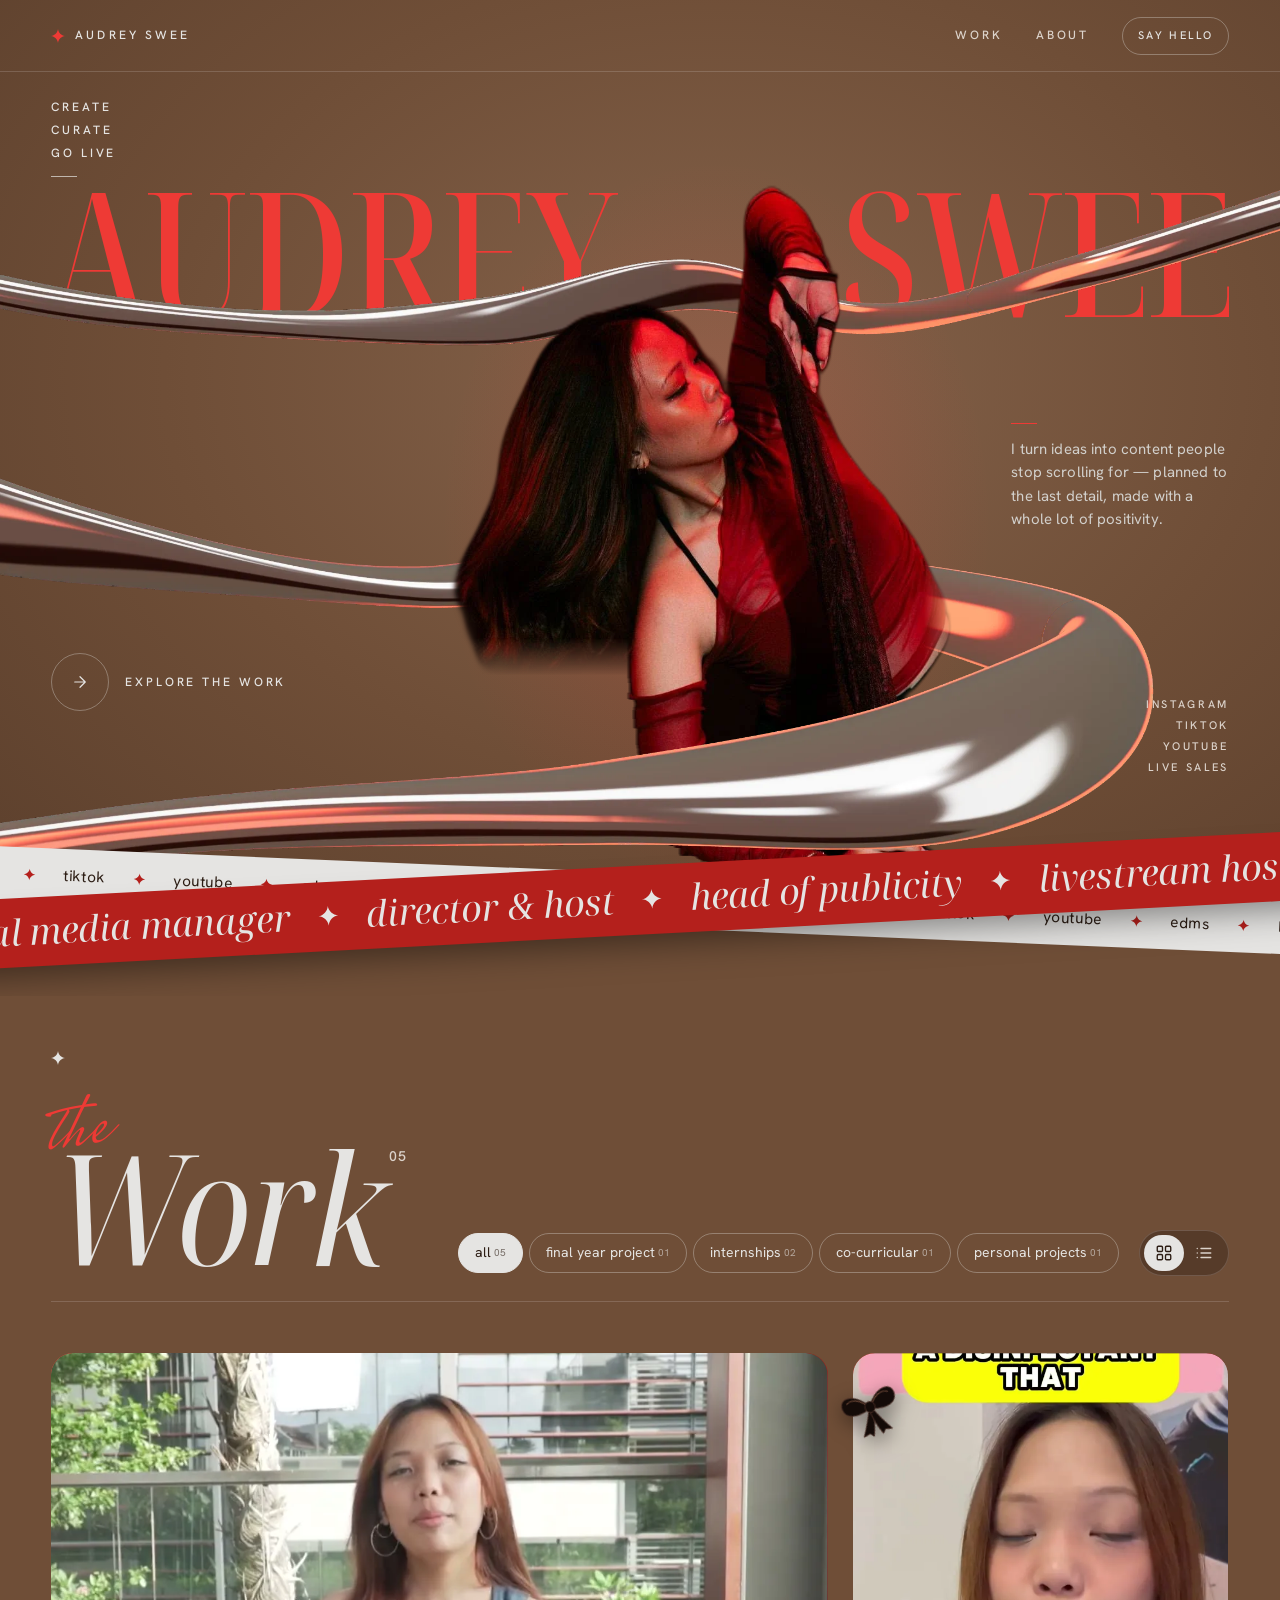
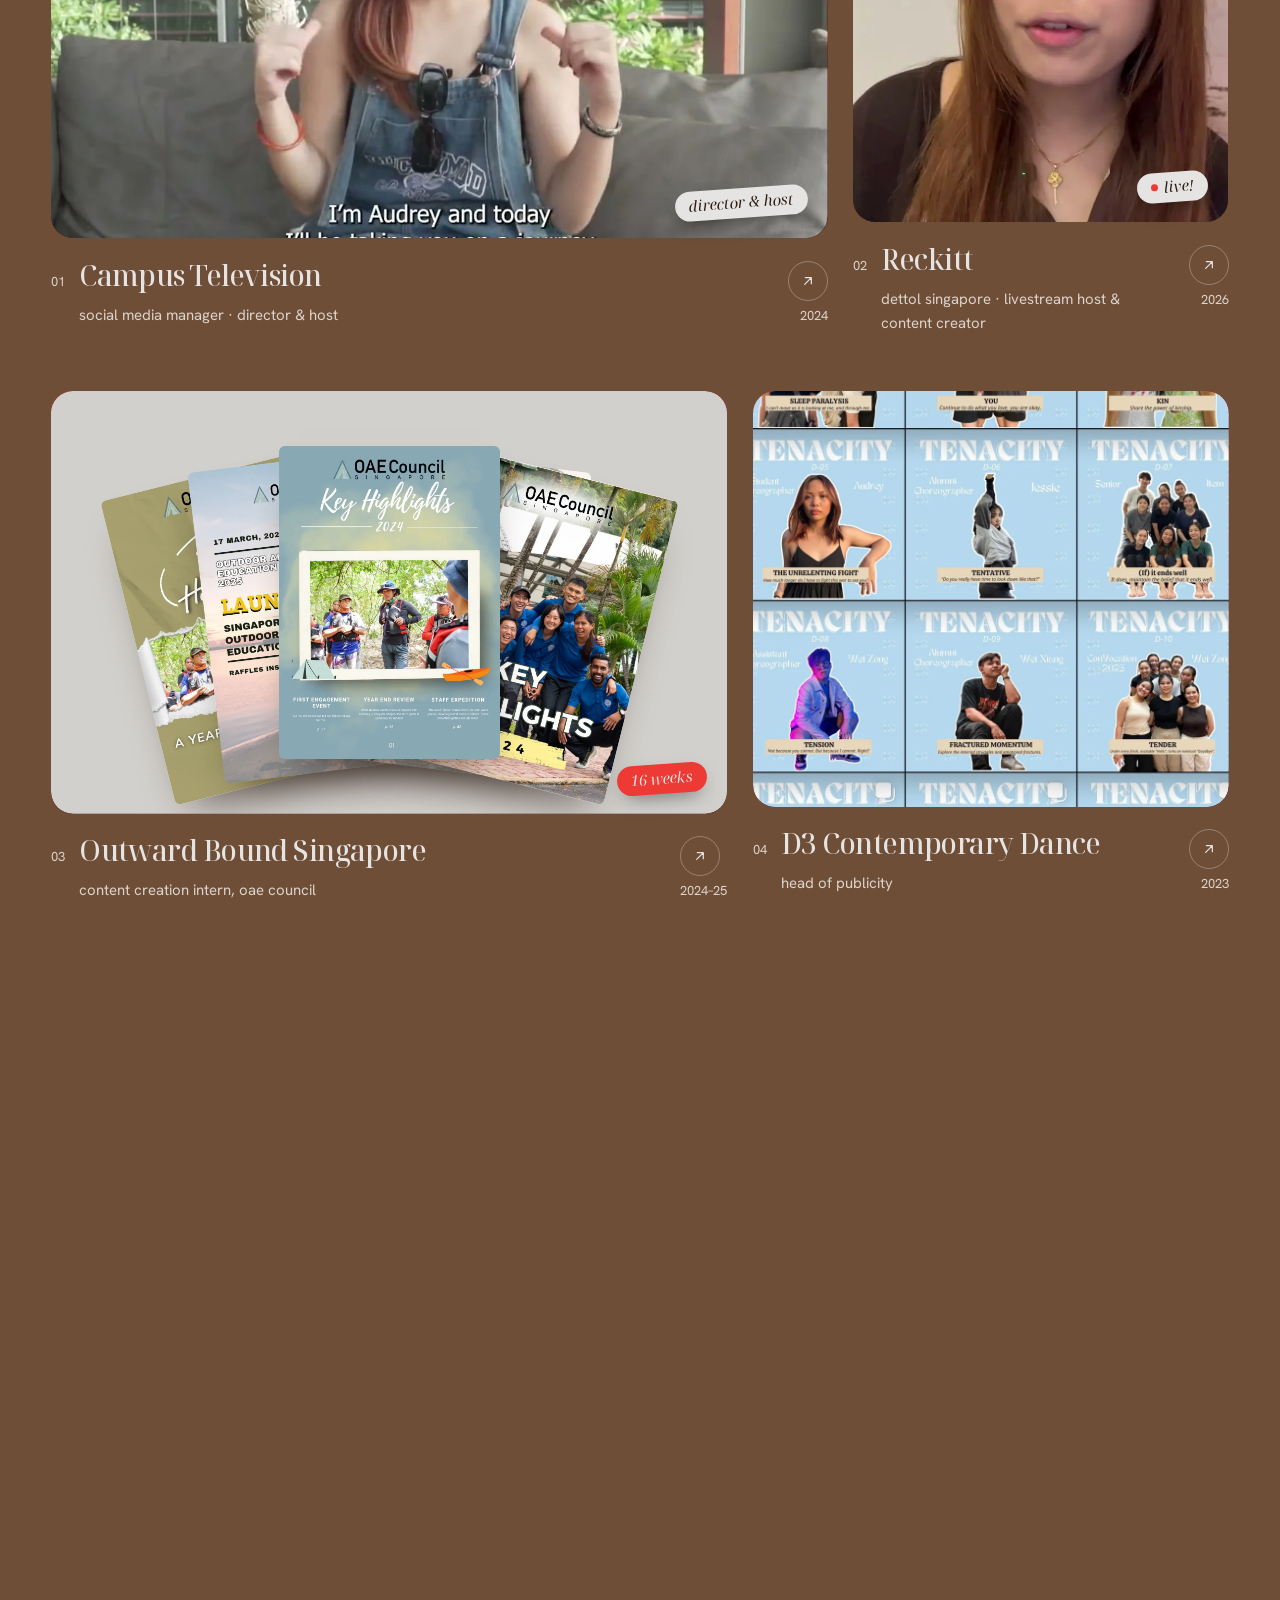
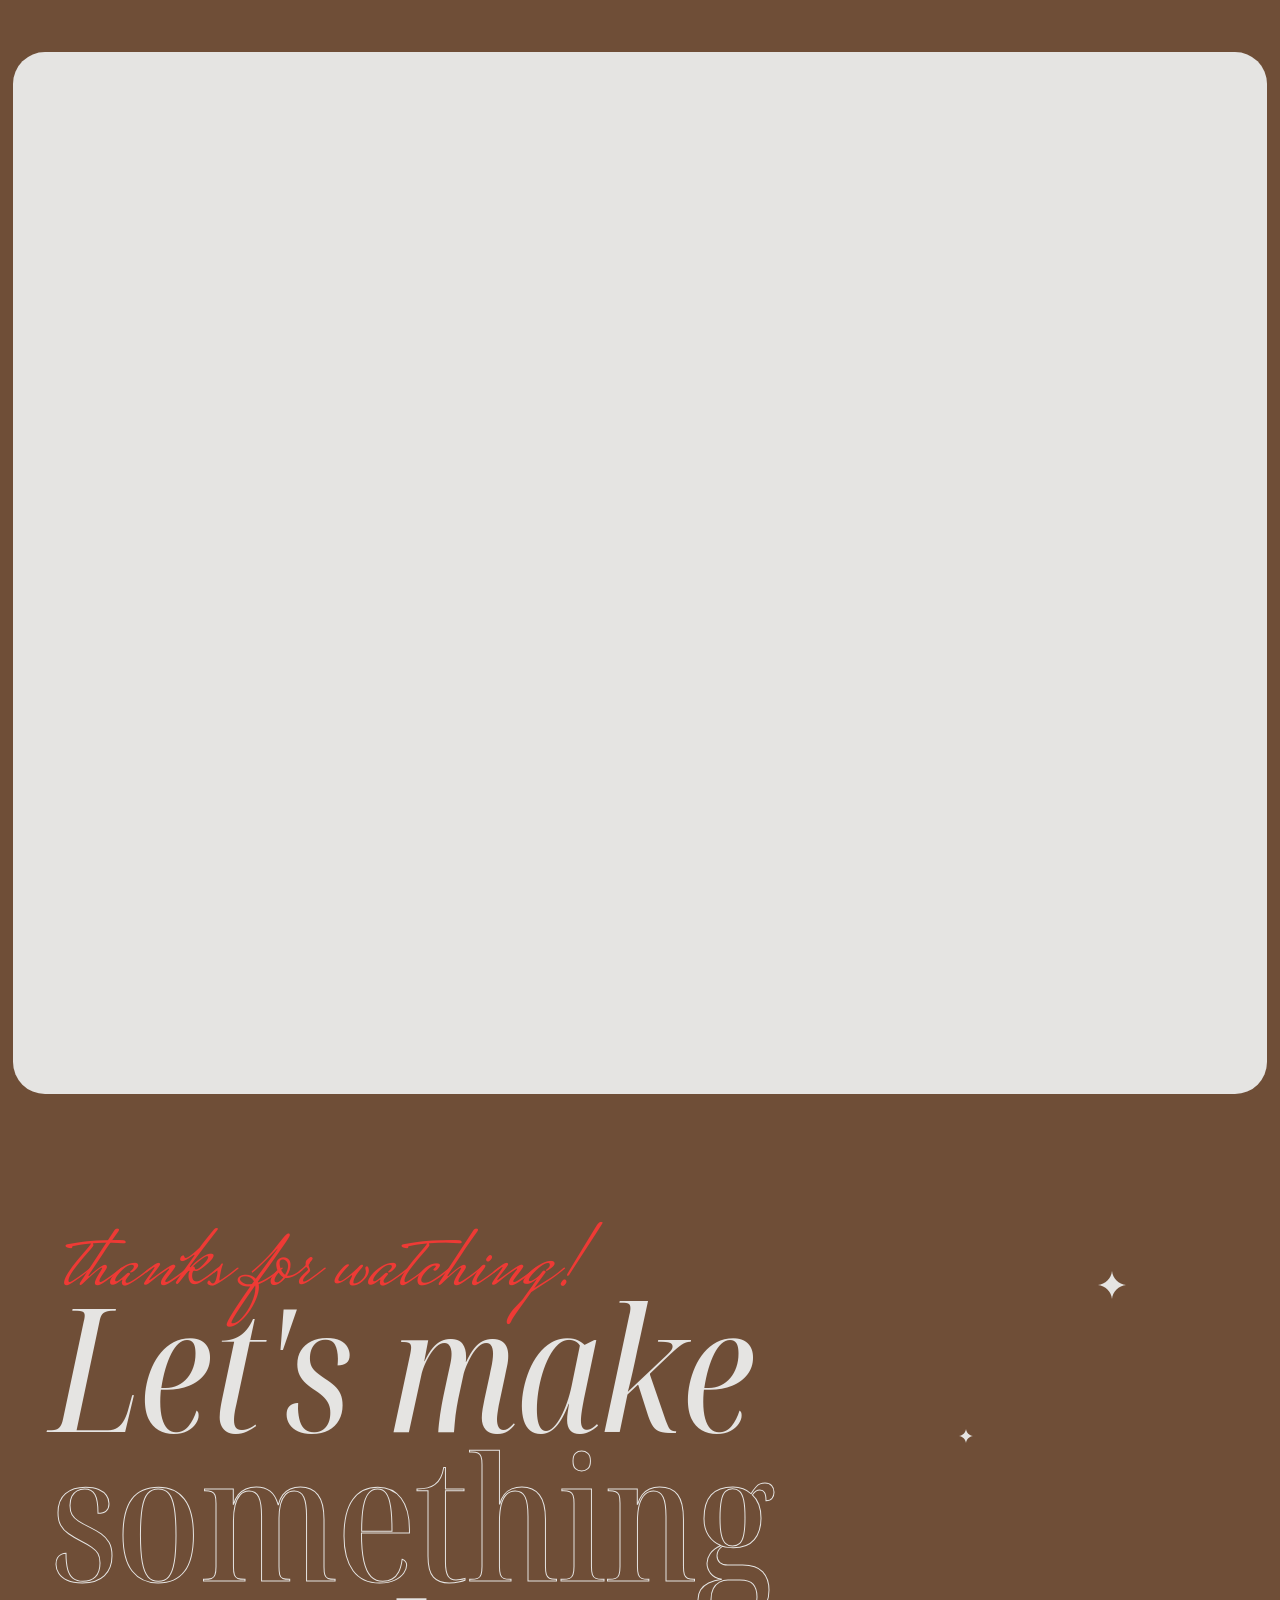
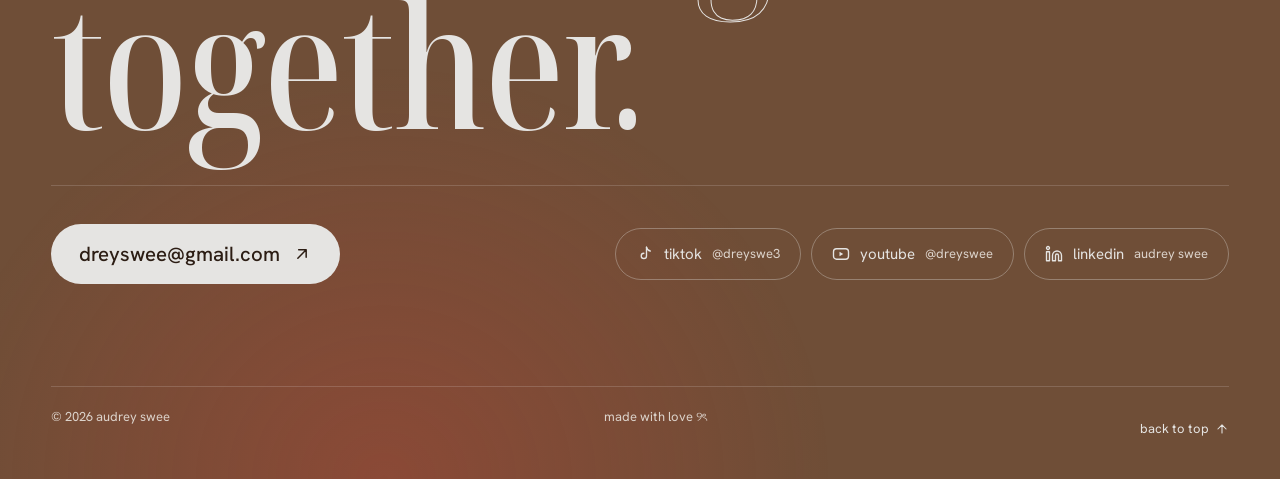
<file: index.html>
<!doctype html>
<html lang="en">
<head>
  <meta charset="utf-8">
  <meta name="viewport" content="width=device-width, initial-scale=1">
  <title>Audrey Swee — Content Creator, Social Media &amp; livestream  Host</title>
  <meta name="description" content="Portfolio of Audrey Swee, a Singapore-based content creator, social media manager and livestream host. Selected work: Campus Television, Reckitt (Dettol Singapore), Outward Bound Singapore, D3 Contemporary Dance and her YouTube &amp; TikTok vlogs.">
  <meta name="theme-color" content="#6F4E37">
  <meta property="og:title" content="Audrey Swee — Media Portfolio">
  <meta property="og:description" content="Content creator, social media manager and livestream  host based in Singapore.">
  <meta property="og:image" content="assets/img/audrey-portrait.webp">
  <meta property="og:type" content="website">
  <link rel="icon" href="assets/img/favicon.svg" type="image/svg+xml">
  <link rel="preconnect" href="https://fonts.googleapis.com">
  <link rel="preconnect" href="https://fonts.gstatic.com" crossorigin>
  <link rel="stylesheet" href="https://fonts.googleapis.com/css2?family=Noto+Serif+Display:ital,wdth,wght@0,62.5..100,300..800;1,62.5..100,300..800&family=Hanken+Grotesk:wght@300..700&family=Mrs+Saint+Delafield&display=swap">
  <link rel="stylesheet" href="assets/css/style.css">
  <script>document.documentElement.classList.add('js');</script>
  <script defer src="assets/js/main.js"></script>
</head>
<body class="home">
  <svg width="0" height="0" style="position:absolute" aria-hidden="true">
    <symbol id="spk" viewBox="0 0 24 24"><path d="M12 0c.6 6.2 5.8 11.4 12 12-6.2.6-11.4 5.8-12 12-.6-6.2-5.8-11.4-12-12C6.2 11.4 11.4 6.2 12 0z"/></symbol>
    <symbol id="i-arrow" viewBox="0 0 24 24"><path d="M7 17 17 7M8 7h9v9" fill="none" stroke="currentColor" stroke-width="1.8" stroke-linecap="round" stroke-linejoin="round"/></symbol>
    <symbol id="i-right" viewBox="0 0 24 24"><path d="M5 12h14M12 5l7 7-7 7" fill="none" stroke="currentColor" stroke-width="1.6" stroke-linecap="round" stroke-linejoin="round"/></symbol>
    <symbol id="i-down" viewBox="0 0 24 24"><path d="M12 5v14M19 12l-7 7-7-7" fill="none" stroke="currentColor" stroke-width="1.8" stroke-linecap="round" stroke-linejoin="round"/></symbol>
    <symbol id="i-up" viewBox="0 0 24 24"><path d="M12 19V5M5 12l7-7 7 7" fill="none" stroke="currentColor" stroke-width="1.8" stroke-linecap="round" stroke-linejoin="round"/></symbol>
    <symbol id="i-tiktok" viewBox="0 0 24 24"><g fill="none" stroke="currentColor" stroke-width="1.8" stroke-linecap="round" stroke-linejoin="round"><path d="M14 3v11.5a3.5 3.5 0 1 1-3.5-3.5"/><path d="M14 3c.5 2.6 2.4 4.5 5 5"/></g></symbol>
    <symbol id="i-youtube" viewBox="0 0 24 24"><rect x="2" y="5" width="20" height="14" rx="4" fill="none" stroke="currentColor" stroke-width="1.8"/><path d="m10 9 5 3-5 3z" fill="currentColor"/></symbol>
    <symbol id="i-linkedin" viewBox="0 0 24 24"><g fill="none" stroke="currentColor" stroke-width="1.8" stroke-linecap="round" stroke-linejoin="round"><path d="M16 8a6 6 0 0 1 6 6v7h-4v-7a2 2 0 0 0-4 0v7h-4v-7a6 6 0 0 1 6-6z"/><rect x="2" y="9" width="4" height="12"/><circle cx="4" cy="4" r="2"/></g></symbol>
    <symbol id="i-grid" viewBox="0 0 24 24"><g fill="none" stroke="currentColor" stroke-width="1.8"><rect x="3" y="3" width="7" height="7" rx="1.5"/><rect x="14" y="3" width="7" height="7" rx="1.5"/><rect x="3" y="14" width="7" height="7" rx="1.5"/><rect x="14" y="14" width="7" height="7" rx="1.5"/></g></symbol>
    <symbol id="i-list" viewBox="0 0 24 24"><path d="M8 6h13M8 12h13M8 18h13M3 6h.01M3 12h.01M3 18h.01" fill="none" stroke="currentColor" stroke-width="1.8" stroke-linecap="round"/></symbol>
    <symbol id="bow" viewBox="0 0 120 100"><g fill="#140b08" stroke="#4a3027" stroke-width="1.6" stroke-linejoin="round"><path d="M57 47c-6 14-15 32-25 48l13-3 6 7c7-17 11-34 12-50z"/><path d="M63 47c6 14 15 32 25 48l-13-3-6 7c-7-17-11-34-12-50z"/><path d="M60 43C42 12 8 8 9 33c1 22 31 23 51 13z"/><path d="M60 43c18-31 52-35 51-10-1 22-31 23-51 13z"/><ellipse cx="60" cy="44" rx="9.5" ry="10.5"/></g><path d="M20 26c9-6 22-2 32 10M100 26c-9-6-22-2-32 10" fill="none" stroke="#6b4636" stroke-width="2" stroke-linecap="round"/></symbol>
  </svg>
  <a class="skip" href="#main">Skip to content</a>

  <header class="site-header" data-header>
    <a class="brand" href="index.html" aria-label="Audrey Swee, home"><svg class="spk" aria-hidden="true"><use href="#spk"/></svg><span><i>audrey</i> swee</span></a>
    <nav class="nav" aria-label="Primary">
      <a href="#work">work</a>
      <a href="#about">about</a>
      <a class="nav__contact" href="#contact">contact</a>
      <a class="btn btn--line btn--sm" href="#contact">say hello</a>
    </nav>
  </header>

  <main id="main">
    <!-- ============ HERO ============ -->
    <section class="hero" aria-labelledby="hero-title">
      <h1 id="hero-title" class="hero__name" aria-label="Audrey Swee" data-letters>
        <span class="line l1">Audrey</span>
        <span class="line l2">Swee</span>
      </h1>

      <!-- three registered layers: chrome behind her, Audrey, chrome in front -->
      <div class="hero__stage">
        <img class="hero__chrome hero__chrome--back" src="assets/img/hero/chrome-back-1800.webp" srcset="assets/img/hero/chrome-back-1800.webp 1800w, assets/img/hero/chrome-back.webp 3600w" sizes="(max-width: 760px) 165vh, 240vh" width="3600" height="1500" alt="" decoding="async">
        <img class="hero__figure" src="assets/img/hero/audrey-red.webp" srcset="assets/img/hero/audrey-red-560.webp 560w, assets/img/hero/audrey-red.webp 853w" sizes="(max-width: 760px) 46vh, 66vh" width="853" height="1280" alt="Audrey Swee dancing under red light, holding a length of black mesh" fetchpriority="high">
        <img class="hero__chrome hero__chrome--front" src="assets/img/hero/chrome-front-1800.webp" srcset="assets/img/hero/chrome-front-1800.webp 1800w, assets/img/hero/chrome-front.webp 3600w" sizes="(max-width: 760px) 165vh, 240vh" width="3600" height="1500" alt="" decoding="async">
        <span class="hero__shine" aria-hidden="true"></span>
      </div>

      <p class="hero__meta hero__tags"><span>Create</span><span>Curate</span><span>Go live</span></p>
      <p class="hero__meta hero__blurb">I turn ideas into content people stop scrolling for &mdash; planned to the last detail, made with a whole lot of positivity.</p>
      <a class="hero__meta hero__cta" href="#work"><span class="hero__ring" aria-hidden="true"><svg><use href="#i-right"/></svg></span>Explore the work</a>
      <ul class="hero__meta hero__channels" aria-label="Where I create"><li>Instagram</li><li>TikTok</li><li>YouTube</li><li>Live sales</li></ul>
    </section>

    <!-- ============ CROSSING BANDS ============ -->
    <div class="bands" aria-hidden="true">
      <div class="band band--latte"><div class="band__track">
        <span>instagram</span><svg class="spk"><use href="#spk"/></svg><span>tiktok</span><svg class="spk"><use href="#spk"/></svg><span>youtube</span><svg class="spk"><use href="#spk"/></svg><span>edms</span><svg class="spk"><use href="#spk"/></svg><span>live sales</span><svg class="spk"><use href="#spk"/></svg><span>podcasts</span><svg class="spk"><use href="#spk"/></svg><span>merch</span><svg class="spk"><use href="#spk"/></svg>
        <span>instagram</span><svg class="spk"><use href="#spk"/></svg><span>tiktok</span><svg class="spk"><use href="#spk"/></svg><span>youtube</span><svg class="spk"><use href="#spk"/></svg><span>edms</span><svg class="spk"><use href="#spk"/></svg><span>live sales</span><svg class="spk"><use href="#spk"/></svg><span>podcasts</span><svg class="spk"><use href="#spk"/></svg><span>merch</span><svg class="spk"><use href="#spk"/></svg>
      </div></div>
      <div class="band band--cherry"><div class="band__track">
        <span>social media manager</span><svg class="spk"><use href="#spk"/></svg><span>director &amp; host</span><svg class="spk"><use href="#spk"/></svg><span>head of publicity</span><svg class="spk"><use href="#spk"/></svg><span>livestream host</span><svg class="spk"><use href="#spk"/></svg><span>vlogger</span><svg class="spk"><use href="#spk"/></svg><span>designer</span><svg class="spk"><use href="#spk"/></svg>
        <span>social media manager</span><svg class="spk"><use href="#spk"/></svg><span>director &amp; host</span><svg class="spk"><use href="#spk"/></svg><span>head of publicity</span><svg class="spk"><use href="#spk"/></svg><span>livestream host</span><svg class="spk"><use href="#spk"/></svg><span>vlogger</span><svg class="spk"><use href="#spk"/></svg><span>designer</span><svg class="spk"><use href="#spk"/></svg>
      </div></div>
    </div>

    <!-- ============ WORK ============ -->
    <section id="work" class="section work" aria-labelledby="work-title">
      <div class="section-head">
        <div>
          <p class="cap" data-reveal><svg class="spk" aria-hidden="true"><use href="#spk"/></svg>
          <h2 id="work-title" class="section-head__title serif" data-reveal style="--d:.08s"><span class="script" aria-hidden="true">the</span><i>Work</i><sup>05</sup></h2>
        </div>
        <div class="work__controls" data-reveal style="--d:.16s">
          <div class="filters" role="group" aria-label="Filter projects">
            <button class="chip" type="button" data-filter="all" aria-pressed="true">all<sup>05</sup></button>
            <button class="chip" type="button" data-filter="fyp" aria-pressed="false">final year project<sup>01</sup></button>
            <button class="chip" type="button" data-filter="internship" aria-pressed="false">internships<sup>02</sup></button>
            <button class="chip" type="button" data-filter="cca" aria-pressed="false">co-curricular<sup>01</sup></button>
            <button class="chip" type="button" data-filter="personal" aria-pressed="false">personal projects<sup>01</sup></button>
          </div>
          <div class="view-toggle" role="group" aria-label="Layout">
            <button type="button" data-view-btn="grid" aria-pressed="true" aria-label="Grid view"><svg aria-hidden="true"><use href="#i-grid"/></svg></button>
            <button type="button" data-view-btn="list" aria-pressed="false" aria-label="List view"><svg aria-hidden="true"><use href="#i-list"/></svg></button>
          </div>
        </div>
      </div>

      <div class="projects" data-projects data-view="grid">
        <!-- 01 CTV · final year project -->
        <article class="project p-ctv" data-tags="fyp" data-poster="assets/img/posters/ctv.webp" data-preview="assets/video/ctv/preview.mp4" data-reveal>
          <a class="project__link" href="work/ctv.html" data-cursor="watch">
            <div class="project__media" data-hover-video>
              <div class="project__clip" style="view-transition-name: cover-ctv">
                <img src="assets/img/posters/ctv.webp" width="1280" height="720" alt="" loading="lazy">
                <video muted loop playsinline preload="none" data-src="assets/video/ctv/preview.mp4" aria-hidden="true"></video>
              </div>
              <span class="hud"><i></i>now playing</span>
              <span class="sticker">director &amp; host</span>
            </div>
            <div class="project__info">
              <span class="project__no">01</span>
              <h3 class="project__title">Campus Television</h3>
              <p class="project__role">social media manager · director &amp; host</p>
              <p class="project__type">final year project</p>
              <p class="project__year">2024</p>
              <span class="project__arrow" aria-hidden="true"><svg><use href="#i-arrow"/></svg></span>
            </div>
          </a>
        </article>

        <!-- 02 Reckitt (Dettol) · internship -->
        <article class="project p-dettol" data-tags="internship" data-poster="assets/img/posters/dettol-preview.webp" data-preview="assets/video/dettol/preview.mp4" data-reveal style="--d:.08s">
          <a class="project__link" href="work/dettol.html" data-cursor="watch">
            <div class="project__media" data-hover-video>
              <div class="project__clip" style="view-transition-name: cover-dettol">
                <img src="assets/img/posters/dettol-preview.webp" width="720" height="1280" alt="" loading="lazy">
                <video muted loop playsinline preload="none" data-src="assets/video/dettol/preview.mp4" aria-hidden="true"></video>
              </div>
              <span class="hud"><i></i>now playing</span>
              <span class="sticker"><i></i>live!</span>
              <svg class="card-bow" aria-hidden="true"><use href="#bow"/></svg>
            </div>
            <div class="project__info">
              <span class="project__no">02</span>
              <h3 class="project__title">Reckitt</h3>
              <p class="project__role">dettol singapore · livestream host &amp; content creator</p>
              <p class="project__type">internship</p>
              <p class="project__year">2026</p>
              <span class="project__arrow" aria-hidden="true"><svg><use href="#i-arrow"/></svg></span>
            </div>
          </a>
        </article>

        <!-- 03 Outward Bound · internship -->
        <article class="project p-obs" data-tags="internship" data-poster="assets/img/obs/kh-a1.webp" data-reveal>
          <a class="project__link" href="work/outward-bound.html" data-cursor="view">
            <div class="project__media project__media--latte">
              <div class="project__clip" style="view-transition-name: cover-obs">
                <div class="fan fan--wide" aria-hidden="true">
                  <img src="assets/img/obs/kh-b1.webp" width="848" height="1200" alt="" loading="lazy" style="--k:-2;--k-abs:2">
                  <img src="assets/img/obs/edm-2.webp" width="848" height="1200" alt="" loading="lazy" style="--k:-1;--k-abs:1">
                  <img src="assets/img/obs/edm-4.webp" width="848" height="1200" alt="" loading="lazy" style="--k:1;--k-abs:1">
                  <img src="assets/img/obs/kh-c1.webp" width="848" height="1200" alt="" loading="lazy" style="--k:2;--k-abs:2">
                  <img src="assets/img/obs/kh-a1.webp" width="848" height="1200" alt="" loading="lazy" style="--k:0;--k-abs:0">
                </div>
              </div>
              <span class="sticker sticker--cherry">16 weeks</span>
            </div>
            <div class="project__info">
              <span class="project__no">03</span>
              <h3 class="project__title">Outward Bound Singapore</h3>
              <p class="project__role">content creation intern, oae council</p>
              <p class="project__type">internship</p>
              <p class="project__year">2024–25</p>
              <span class="project__arrow" aria-hidden="true"><svg><use href="#i-arrow"/></svg></span>
            </div>
          </a>
        </article>

        <!-- 04 D3 · co-curricular -->
        <article class="project p-d3" data-tags="cca" data-poster="assets/img/posters/d3-recital.webp" data-preview="assets/video/d3/preview.mp4" data-reveal style="--d:.08s">
          <a class="project__link" href="work/d3.html" data-cursor="watch">
            <div class="project__media" data-hover-video>
              <div class="project__clip" style="view-transition-name: cover-d3">
                <img src="assets/img/d3/tenacity-grid.webp" width="1048" height="1400" alt="" loading="lazy">
                <video muted loop playsinline preload="none" data-src="assets/video/d3/preview.mp4" aria-hidden="true"></video>
              </div>
              <span class="hud"><i></i>now playing</span>
            </div>
            <div class="project__info">
              <span class="project__no">04</span>
              <h3 class="project__title">D3 Contemporary Dance</h3>
              <p class="project__role">head of publicity</p>
              <p class="project__type">co-curricular activity</p>
              <p class="project__year">2023</p>
              <span class="project__arrow" aria-hidden="true"><svg><use href="#i-arrow"/></svg></span>
            </div>
          </a>
        </article>

        <!-- 05 YouTube & TikTok · personal -->
        <article class="project p-vlogs" data-tags="personal" data-poster="assets/img/posters/reel.webp" data-preview="assets/video/vlogs/preview.mp4" data-reveal>
          <a class="project__link" href="https://www.youtube.com/@dreyswee" target="_blank" rel="noopener" data-cursor="youtube">
            <div class="project__media" data-hover-video>
              <div class="project__clip">
                <img src="assets/img/posters/reel.webp" width="1280" height="720" alt="" loading="lazy">
                <video muted loop playsinline preload="none" data-src="assets/video/vlogs/preview.mp4" aria-hidden="true"></video>
              </div>
              <span class="hud"><i></i>now playing</span>
              <span class="sticker sticker--latte">8 vlogs</span>
            </div>
            <div class="project__info">
              <span class="project__no">05</span>
              <h3 class="project__title">YouTube &amp; TikTok</h3>
              <p class="project__role">vlogs &amp; lifestyle videos<span class="sr-only"> (opens YouTube in a new tab)</span></p>
              <p class="project__type">personal project</p>
              <p class="project__year">ongoing</p>
              <span class="project__arrow" aria-hidden="true"><svg><use href="#i-arrow"/></svg></span>
            </div>
          </a>
        </article>
      </div>
      <p class="muted" data-empty hidden>Nothing here yet. Try another filter.</p>
    </section>

    <!-- ============ ABOUT ============ -->
    <div class="about-wrap">
      <section id="about" class="section about" aria-labelledby="about-title">
        <div class="board" data-board data-reveal>
          <figure class="polaroid" style="--x:6%;--y:8%;--r:-7deg" tabindex="0" data-cursor="drag" aria-label="Photo: Audrey in golden-hour light. Drag, or use arrow keys to move.">
            <span class="tape" aria-hidden="true"></span>
            <img src="assets/img/audrey-portrait-2.webp" width="683" height="1024" alt="" loading="lazy">
            <figcaption>golden hour</figcaption>
          </figure>
          <figure class="polaroid" style="--x:42%;--y:5%;--r:6deg" tabindex="0" data-cursor="drag" aria-label="Photo: Audrey's Campus Television crew poster. Drag, or use arrow keys to move.">
            <span class="tape" aria-hidden="true"></span>
            <img src="assets/img/ctv/audrey-poster.webp" width="1200" height="1200" alt="" loading="lazy">
            <figcaption>CTV crew</figcaption>
          </figure>
          <figure class="polaroid" style="--x:14%;--y:46%;--r:4deg" tabindex="0" data-cursor="drag" aria-label="Photo: D3 dancers with a sponsored bouquet. Drag, or use arrow keys to move.">
            <span class="tape" aria-hidden="true"></span>
            <img src="assets/img/d3/bouquet.webp" width="1280" height="720" alt="" loading="lazy" style="object-position:30% 50%">
            <figcaption>D3 fam</figcaption>
          </figure>
          <figure class="polaroid" style="--x:52%;--y:44%;--r:-5deg" tabindex="0" data-cursor="drag" aria-label="Photo: a street-food stop from Audrey's Taiwan vlog. Drag, or use arrow keys to move.">
            <span class="tape" aria-hidden="true"></span>
            <img src="assets/img/posters/vlog-taiwan.webp" width="960" height="540" alt="" loading="lazy">
            <figcaption>Taiwan '23</figcaption>
          </figure>
          <p class="board__hint script" aria-hidden="true">
            <svg viewBox="0 0 64 50"><path d="M60 46C44 44 22 36 12 9M12 9 5 21M12 9l12 8"/></svg>
            drag us around
          </p>
        </div>

        <div class="about__copy">
          <p class="cap" data-reveal><svg class="spk" aria-hidden="true"><use href="#spk"/></svg>about me</p>
          <h2 id="about-title" class="about__title serif" data-reveal style="--d:.08s"><i>Positivity,</i><br>with a plan.</h2>
          <p class="lead" data-reveal style="--d:.14s">I'm Audrey — my personality radiates positivity and determination, and the same traits shape how I create: organised, efficient and obsessed with the details.</p>
          <p class="body" data-reveal style="--d:.2s">From hosting live sales and directing alumni stories to running a dance club's publicity and vlogging my own life, I love turning ideas into content that connects. I work best side by side with people — listening, brainstorming, then making it happen.</p>
          <ul class="skills" data-reveal style="--d:.26s" aria-label="Skills">
            <li><svg class="spk" aria-hidden="true"><use href="#spk"/></svg>social media management</li>
            <li><svg class="spk" aria-hidden="true"><use href="#spk"/></svg>content strategy &amp; calendars</li>
            <li><svg class="spk" aria-hidden="true"><use href="#spk"/></svg>graphic &amp; collateral design</li>
            <li><svg class="spk" aria-hidden="true"><use href="#spk"/></svg>filming &amp; editing</li>
            <li><svg class="spk" aria-hidden="true"><use href="#spk"/></svg>livestream  hosting</li>
            <li><svg class="spk" aria-hidden="true"><use href="#spk"/></svg>analytics &amp; reporting</li>
          </ul>
          <dl class="widgets" data-reveal style="--d:.32s">
            <div><dt>views on my top tiktok</dt><dd data-count="16.3" data-decimals="1" data-suffix="k">16.3<small>k</small></dd></div>
            <div><dt>youtube vlogs published</dt><dd data-count="8">8</dd></div>
            <div><dt>weeks at outward bound singapore</dt><dd data-count="16">16</dd></div>
            <div><dt>internships</dt><dd data-count="2">2</dd></div>
          </dl>
    
        </div>
      </section>
    </div>
  </main>

  <!-- ============ FOOTER / END SCREEN ============ -->
  <footer id="contact" class="site-footer">
    <svg class="float-spk twinkle" style="--s:28px;right:12%;top:18%" aria-hidden="true"><use href="#spk"/></svg>
    <svg class="float-spk twinkle" style="--s:14px;right:24%;top:34%;--tw:1s" aria-hidden="true"><use href="#spk"/></svg>
    <div class="footer__top">
      <div>
        <p class="footer__script script" aria-hidden="true" data-reveal>thanks for watching!</p>
        <h2 class="footer__title serif" data-reveal style="--d:.1s">
          <span class="l1">Let's make</span><br>
          <span class="outline">something</span><br>
          <span>together.</span>
        </h2>
      </div>
      <div class="footer__row" data-reveal style="--d:.2s">
        <a class="footer__email" href="mailto:dreyswee@gmail.com" data-magnetic>dreyswee@gmail.com <svg aria-hidden="true"><use href="#i-arrow"/></svg></a>
        <div class="socials">
          <a href="https://www.tiktok.com/@dreyswe3" target="_blank" rel="noopener"><svg aria-hidden="true"><use href="#i-tiktok"/></svg>tiktok <small>@dreyswe3</small></a>
          <a href="https://www.youtube.com/@dreyswee" target="_blank" rel="noopener"><svg aria-hidden="true"><use href="#i-youtube"/></svg>youtube <small>@dreyswee</small></a>
          <a href="https://www.linkedin.com/in/audrey-swee-32b4272a1/" target="_blank" rel="noopener"><svg aria-hidden="true"><use href="#i-linkedin"/></svg>linkedin <small>audrey swee</small></a>
        </div>
      </div>
    </div>
    <div class="footer__bottom">
      <span>© <span data-year>2026</span> audrey swee</span>
      <span>made with love ୨ৎ</span>
      <a href="#main" data-top>back to top <svg aria-hidden="true"><use href="#i-up"/></svg></a>
    </div>
  </footer>
</body>
</html>
</file>
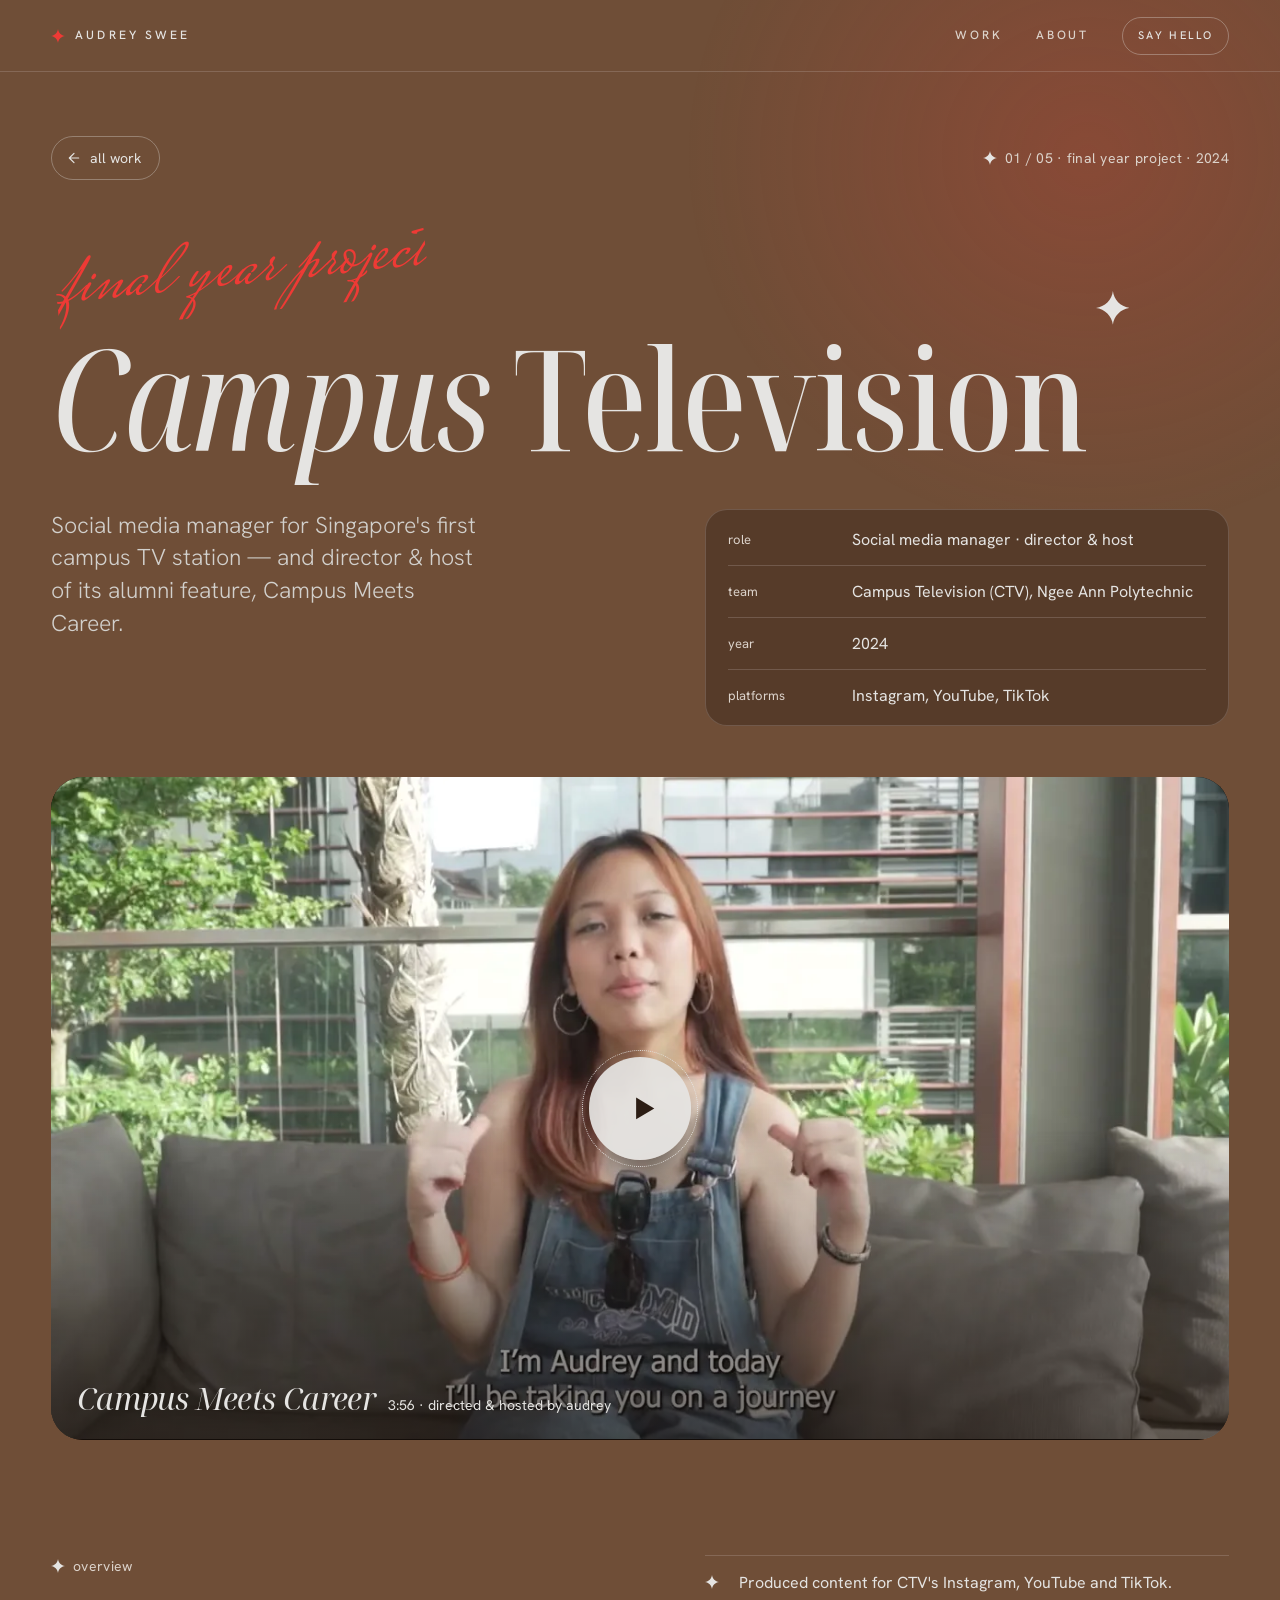
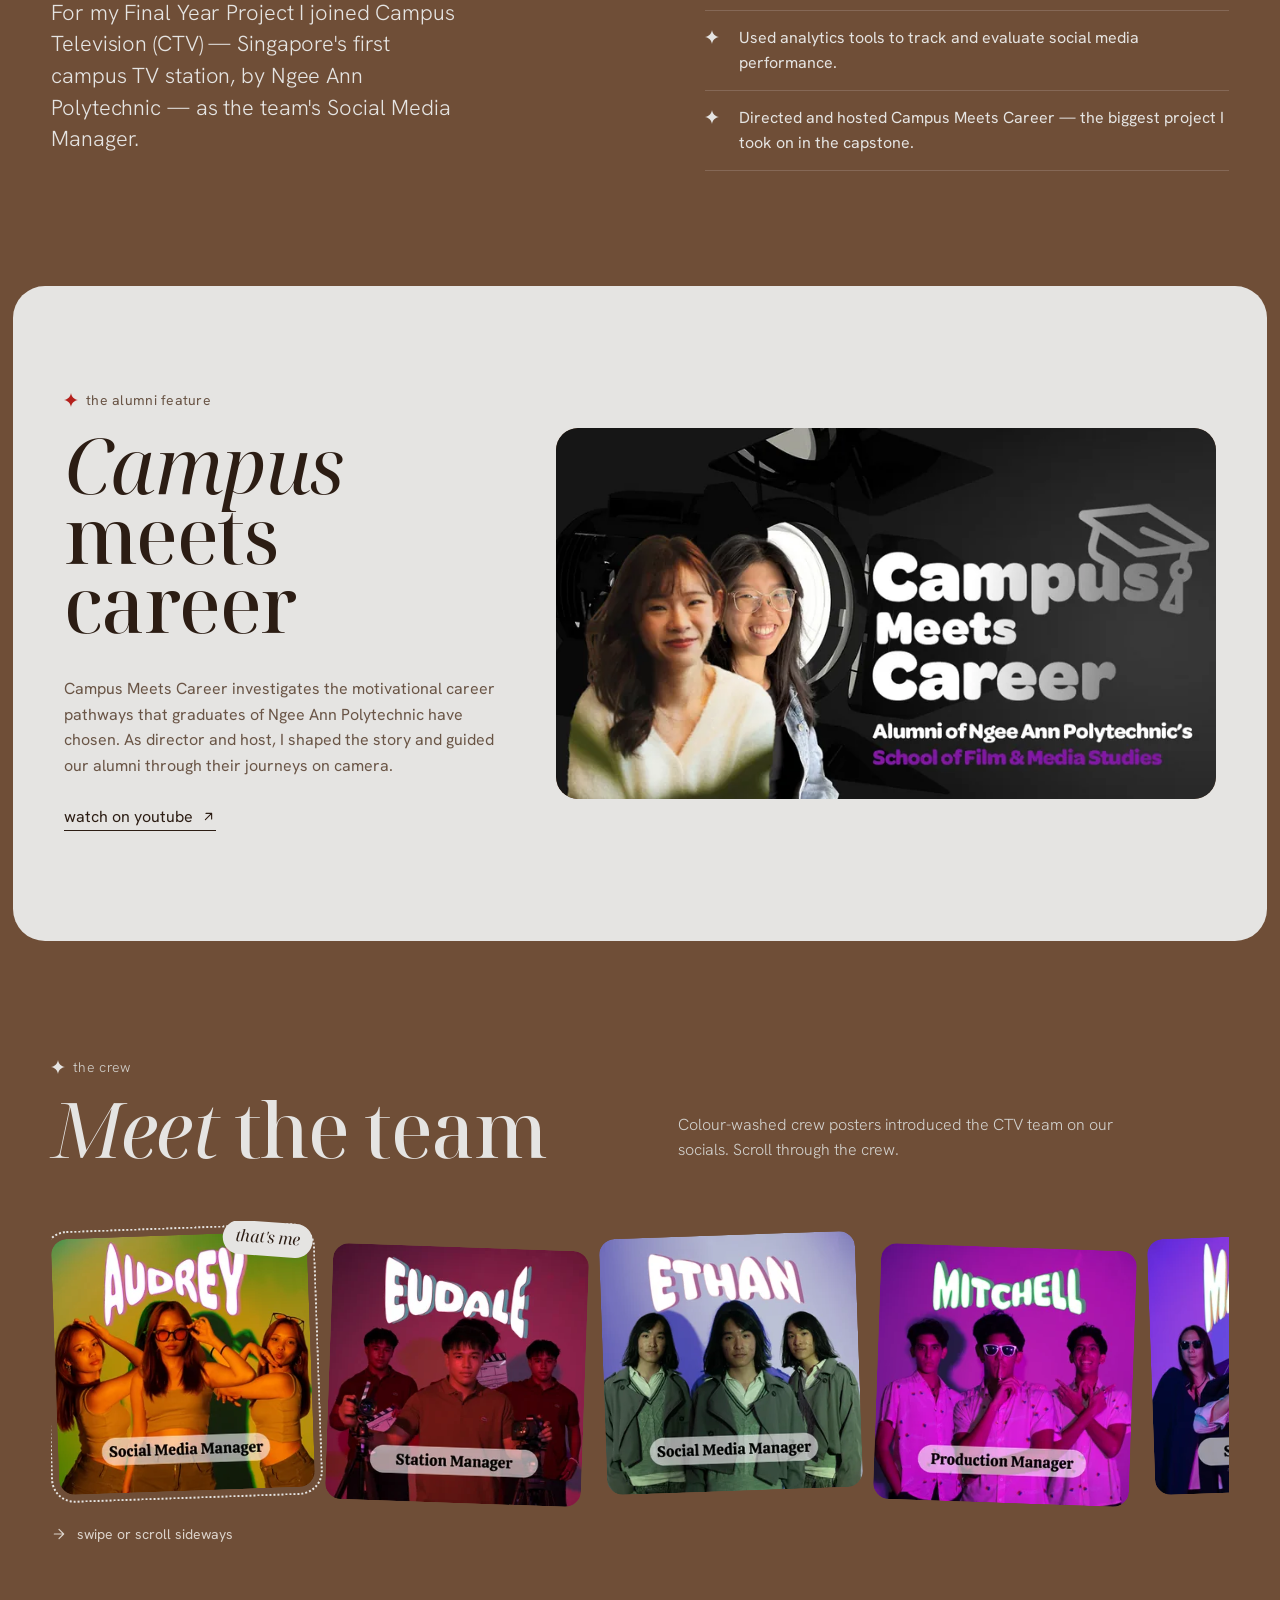
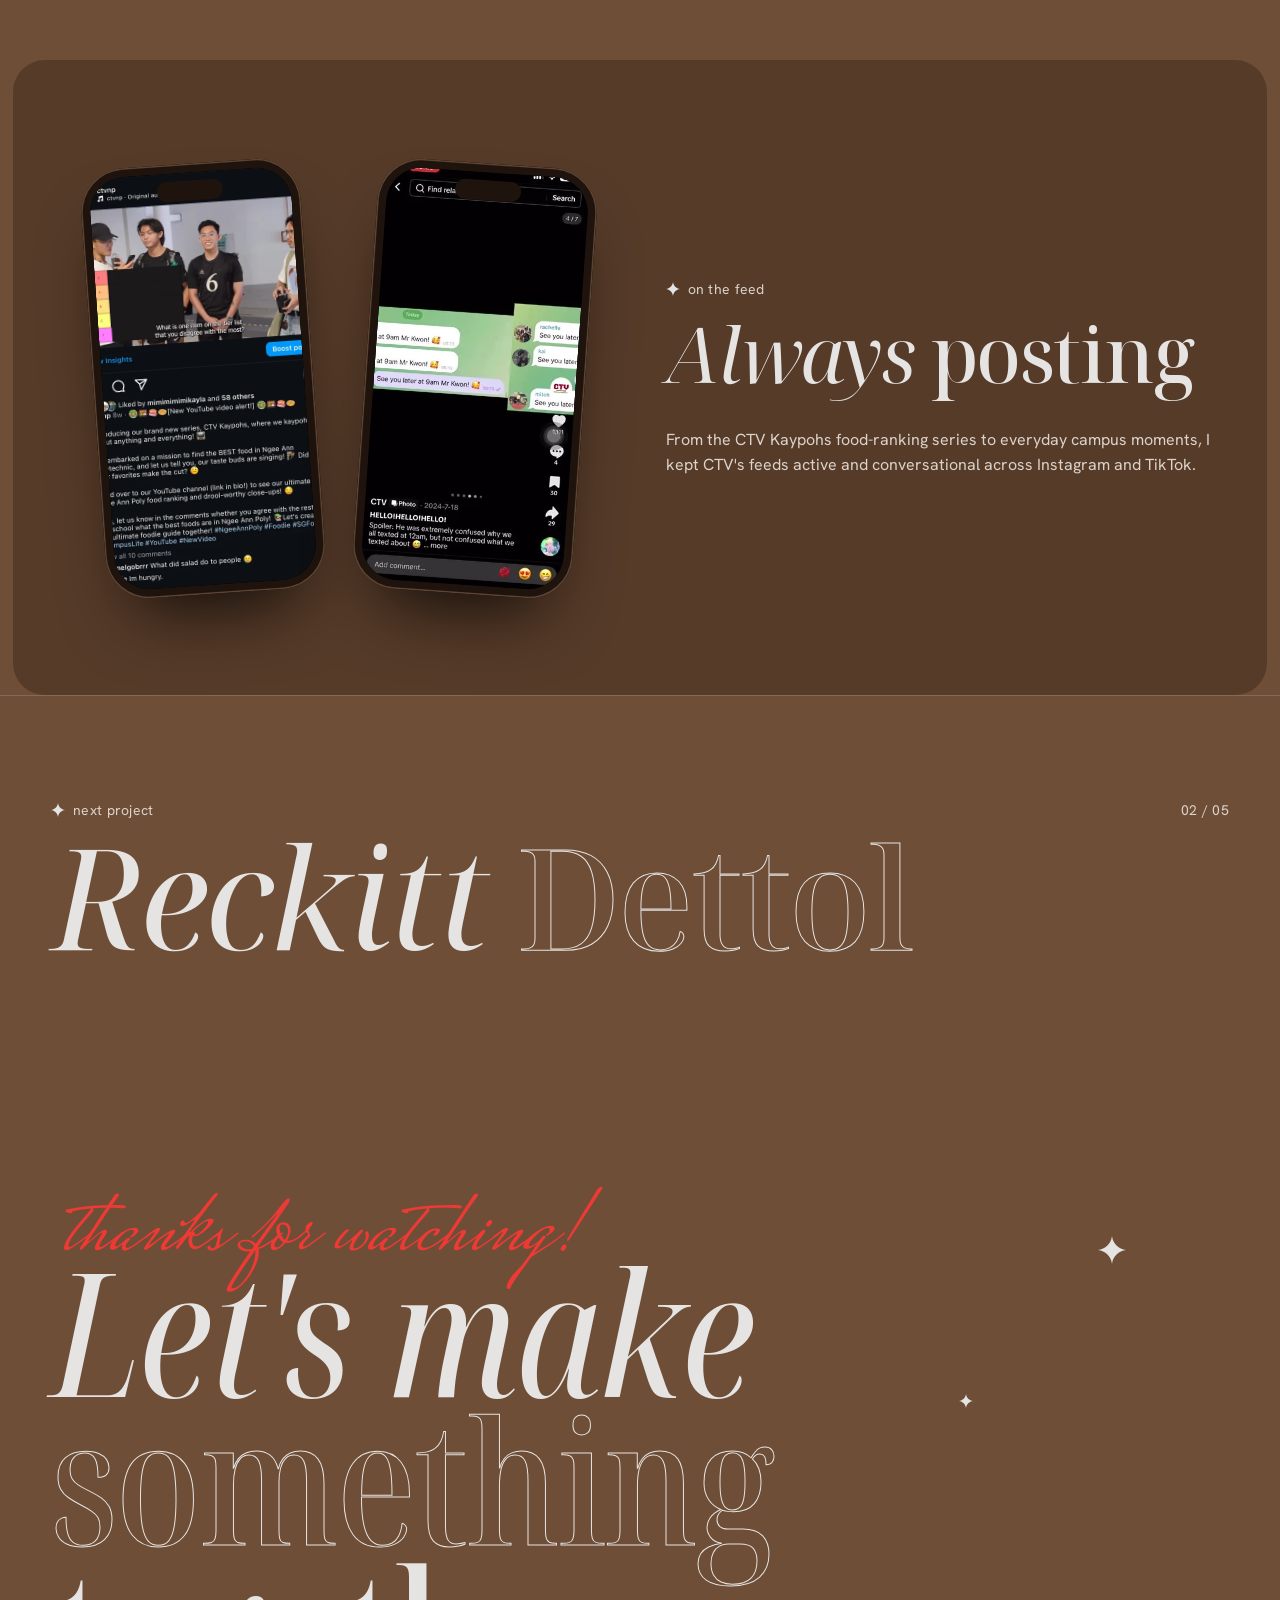
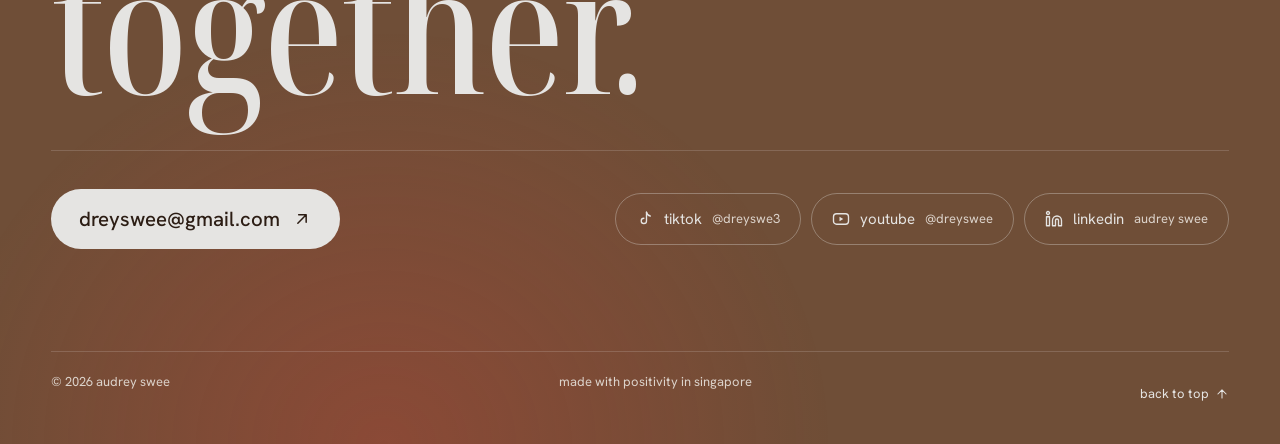
<file: work/ctv.html>
<!doctype html>
<html lang="en">
<head>
  <meta charset="utf-8">
  <meta name="viewport" content="width=device-width, initial-scale=1">
  <title>Campus Television — Audrey Swee</title>
  <meta name="description" content="Audrey Swee was social media manager for Campus Television (CTV), Ngee Ann Polytechnic, and directed and hosted its alumni video Campus Meets Career.">
  <meta name="theme-color" content="#6F4E37">
  <meta property="og:title" content="Campus Television — Audrey Swee">
  <meta property="og:description" content="Audrey Swee was social media manager for Campus Television (CTV), Ngee Ann Polytechnic, and directed and hosted its alumni video Campus Meets Career.">
  <meta property="og:image" content="../assets/img/posters/ctv.webp">
  <meta property="og:type" content="article">
  <link rel="icon" href="../assets/img/favicon.svg" type="image/svg+xml">
  <link rel="preconnect" href="https://fonts.googleapis.com">
  <link rel="preconnect" href="https://fonts.gstatic.com" crossorigin>
  <link rel="stylesheet" href="https://fonts.googleapis.com/css2?family=Noto+Serif+Display:ital,wdth,wght@0,62.5..100,300..800;1,62.5..100,300..800&family=Hanken+Grotesk:wght@300..700&family=Mrs+Saint+Delafield&display=swap">
  <link rel="stylesheet" href="../assets/css/style.css">
  <script>document.documentElement.classList.add('js');</script>
  <script defer src="../assets/js/main.js"></script>
</head>
<body class="project-page">
  <svg width="0" height="0" style="position:absolute" aria-hidden="true">
    <symbol id="spk" viewBox="0 0 24 24"><path d="M12 0c.6 6.2 5.8 11.4 12 12-6.2.6-11.4 5.8-12 12-.6-6.2-5.8-11.4-12-12C6.2 11.4 11.4 6.2 12 0z"/></symbol>
    <symbol id="i-arrow" viewBox="0 0 24 24"><path d="M7 17 17 7M8 7h9v9" fill="none" stroke="currentColor" stroke-width="1.8" stroke-linecap="round" stroke-linejoin="round"/></symbol>
    <symbol id="i-left" viewBox="0 0 24 24"><path d="M19 12H5M12 19l-7-7 7-7" fill="none" stroke="currentColor" stroke-width="1.8" stroke-linecap="round" stroke-linejoin="round"/></symbol>
    <symbol id="i-right" viewBox="0 0 24 24"><path d="M5 12h14M12 5l7 7-7 7" fill="none" stroke="currentColor" stroke-width="1.8" stroke-linecap="round" stroke-linejoin="round"/></symbol>
    <symbol id="i-up" viewBox="0 0 24 24"><path d="M12 19V5M5 12l7-7 7 7" fill="none" stroke="currentColor" stroke-width="1.8" stroke-linecap="round" stroke-linejoin="round"/></symbol>
    <symbol id="i-chev-l" viewBox="0 0 24 24"><path d="m15 18-6-6 6-6" fill="none" stroke="currentColor" stroke-width="2" stroke-linecap="round" stroke-linejoin="round"/></symbol>
    <symbol id="i-chev-r" viewBox="0 0 24 24"><path d="m9 18 6-6-6-6" fill="none" stroke="currentColor" stroke-width="2" stroke-linecap="round" stroke-linejoin="round"/></symbol>
    <symbol id="i-play" viewBox="0 0 24 24"><path d="M7 4.5v15l12.5-7.5z" fill="currentColor"/></symbol>
    <symbol id="i-tiktok" viewBox="0 0 24 24"><g fill="none" stroke="currentColor" stroke-width="1.8" stroke-linecap="round" stroke-linejoin="round"><path d="M14 3v11.5a3.5 3.5 0 1 1-3.5-3.5"/><path d="M14 3c.5 2.6 2.4 4.5 5 5"/></g></symbol>
    <symbol id="i-youtube" viewBox="0 0 24 24"><rect x="2" y="5" width="20" height="14" rx="4" fill="none" stroke="currentColor" stroke-width="1.8"/><path d="m10 9 5 3-5 3z" fill="currentColor"/></symbol>
    <symbol id="i-linkedin" viewBox="0 0 24 24"><g fill="none" stroke="currentColor" stroke-width="1.8" stroke-linecap="round" stroke-linejoin="round"><path d="M16 8a6 6 0 0 1 6 6v7h-4v-7a2 2 0 0 0-4 0v7h-4v-7a6 6 0 0 1 6-6z"/><rect x="2" y="9" width="4" height="12"/><circle cx="4" cy="4" r="2"/></g></symbol>
    <symbol id="bow" viewBox="0 0 120 100"><g fill="#140b08" stroke="#4a3027" stroke-width="1.6" stroke-linejoin="round"><path d="M57 47c-6 14-15 32-25 48l13-3 6 7c7-17 11-34 12-50z"/><path d="M63 47c6 14 15 32 25 48l-13-3-6 7c-7-17-11-34-12-50z"/><path d="M60 43C42 12 8 8 9 33c1 22 31 23 51 13z"/><path d="M60 43c18-31 52-35 51-10-1 22-31 23-51 13z"/><ellipse cx="60" cy="44" rx="9.5" ry="10.5"/></g><path d="M20 26c9-6 22-2 32 10M100 26c-9-6-22-2-32 10" fill="none" stroke="#6b4636" stroke-width="2" stroke-linecap="round"/></symbol>
  </svg>
  <a class="skip" href="#main">Skip to content</a>

  <header class="site-header" data-header>
    <a class="brand" href="../index.html" aria-label="Audrey Swee, home"><svg class="spk" aria-hidden="true"><use href="#spk"/></svg><span><i>audrey</i> swee</span></a>
    <nav class="nav" aria-label="Primary">
      <a href="../index.html#work">work</a>
      <a href="../index.html#about">about</a>
      <a class="nav__contact" href="#contact">contact</a>
      <a class="btn btn--line btn--sm" href="#contact">say hello</a>
    </nav>
  </header>

  <main id="main">
    <header class="p-hero">
      <div class="p-hero__top">
        <a class="back" href="../index.html#work"><svg aria-hidden="true"><use href="#i-left"/></svg>all work</a>
        <p class="cap"><svg class="spk" aria-hidden="true"><use href="#spk"/></svg>01 / 05 · final year project · 2024</p>
      </div>
      <p class="p-label script" aria-hidden="true">final year project</p>
      <h1 class="p-title serif"><i class="w" style="--i:0">Campus</i> <span class="w" style="--i:1">Television</span><svg class="spk twinkle" aria-hidden="true"><use href="#spk"/></svg></h1>
      <div class="p-intro">
        <p class="p-intro__sub">Social media manager for Singapore's first campus TV station — and director &amp; host of its alumni feature, Campus Meets Career.</p>
        <dl class="info">
          <div><dt>role</dt><dd>Social media manager · director &amp; host</dd></div>
          <div><dt>team</dt><dd>Campus Television (CTV), Ngee Ann Polytechnic</dd></div>
          <div><dt>year</dt><dd>2024</dd></div>
          <div><dt>platforms</dt><dd>Instagram, YouTube, TikTok</dd></div>
        </dl>
      </div>
    </header>

    <figure class="p-cover p-cover--video" style="view-transition-name: cover-ctv">
      <div class="vplayer" data-player>
          <video src="../assets/video/ctv/campus-meets-career.mp4" poster="../assets/img/posters/ctv.webp" preload="none" playsinline controls></video>
          <button class="vplayer__play" type="button" aria-label="Play video: Campus Meets Career" data-cursor="play">
            <span class="vplayer__btn"><svg aria-hidden="true"><use href="#i-play"/></svg></span>
            <span class="vplayer__meta"><span class="serif">Campus Meets Career</span><span>3:56 · directed &amp; hosted by audrey</span></span>
          </button>
        </div>
    </figure>

    <section class="p-section" aria-label="Overview">
      <div class="overview">
        <div data-reveal>
          <p class="cap"><svg class="spk" aria-hidden="true"><use href="#spk"/></svg>overview</p>
          <p class="lead mt-s">For my Final Year Project I joined Campus Television (CTV) — Singapore's first campus TV station, by Ngee Ann Polytechnic — as the team's Social Media Manager.</p>
        </div>
        <div data-reveal style="--d:.1s">
        <ul class="sparks">
          <li><svg class="spk" aria-hidden="true"><use href="#spk"/></svg><span>Produced content for CTV's Instagram, YouTube and TikTok.</span></li>
          <li><svg class="spk" aria-hidden="true"><use href="#spk"/></svg><span>Used analytics tools to track and evaluate social media performance.</span></li>
          <li><svg class="spk" aria-hidden="true"><use href="#spk"/></svg><span>Directed and hosted Campus Meets Career — the biggest project I took on in the capstone.</span></li>
        </ul>
        </div>
      </div>
    </section>

    <section class="p-section p-panel p-panel--latte" aria-labelledby="h-cmc">
      <div class="split split--wide-r">
        <div data-reveal>
          <p class="cap"><svg class="spk" aria-hidden="true"><use href="#spk"/></svg>the alumni feature</p>
          <h2 class="serif mt-s" id="h-cmc" style="font-size:clamp(2.8rem,6vw,6rem)"><i>Campus</i> meets career</h2>
          <p class="mt-m" style="color:var(--ink-muted)">Campus Meets Career investigates the motivational career pathways that graduates of Ngee Ann Polytechnic have chosen. As director and host, I shaped the story and guided our alumni through their journeys on camera.</p>
          <a class="u-link mt-s" href="https://www.youtube.com/watch?v=PIS7rDTWtGY" target="_blank" rel="noopener">watch on youtube <svg aria-hidden="true"><use href="#i-arrow"/></svg></a>
        </div>
        <div class="frame" data-reveal style="--d:.1s"><button class="zoom" type="button" data-lightbox="cmc" data-caption="Campus Meets Career · thumbnail" data-cursor="open"><img src="../assets/img/ctv/campus-meets-career.webp" width="768" height="432" alt="Campus Meets Career thumbnail featuring Audrey and an alumna" loading="lazy"></button></div>
      </div>
    </section>

    <section class="p-section" aria-labelledby="h-crew">
      <div class="p-head">
        <div data-reveal>
          <p class="cap"><svg class="spk" aria-hidden="true"><use href="#spk"/></svg>the crew</p>
          <h2 class="serif" id="h-crew"><i>Meet</i> the team</h2>
        </div>
        <p data-reveal style="--d:.12s">Colour-washed crew posters introduced the CTV team on our socials. Scroll through the crew.</p>
      </div>
      <ul class="strip" data-reveal aria-label="CTV crew posters">
          <li class="is-me"><button class="zoom" type="button" data-lightbox="crew" data-caption="Audrey, social media manager" data-cursor="open"><img src="../assets/img/ctv/crew-7.webp" width="324" height="324" alt="CTV crew poster: Audrey, social media manager" loading="lazy"></button></li>
          <li><button class="zoom" type="button" data-lightbox="crew" data-caption="Eudale, station manager" data-cursor="open"><img src="../assets/img/ctv/crew-1.webp" width="324" height="324" alt="CTV crew poster: Eudale, station manager" loading="lazy"></button></li>
          <li><button class="zoom" type="button" data-lightbox="crew" data-caption="Ethan, social media manager" data-cursor="open"><img src="../assets/img/ctv/crew-2.webp" width="324" height="324" alt="CTV crew poster: Ethan, social media manager" loading="lazy"></button></li>
          <li><button class="zoom" type="button" data-lightbox="crew" data-caption="Mitchell, production manager" data-cursor="open"><img src="../assets/img/ctv/crew-3.webp" width="324" height="324" alt="CTV crew poster: Mitchell, production manager" loading="lazy"></button></li>
          <li><button class="zoom" type="button" data-lightbox="crew" data-caption="Matthew, station manager" data-cursor="open"><img src="../assets/img/ctv/crew-4.webp" width="324" height="324" alt="CTV crew poster: Matthew, station manager" loading="lazy"></button></li>
          <li><button class="zoom" type="button" data-lightbox="crew" data-caption="Rachelle, equipment and tech" data-cursor="open"><img src="../assets/img/ctv/crew-5.webp" width="324" height="324" alt="CTV crew poster: Rachelle, equipment and tech" loading="lazy"></button></li>
          <li><button class="zoom" type="button" data-lightbox="crew" data-caption="Charmaine, production manager" data-cursor="open"><img src="../assets/img/ctv/crew-6.webp" width="324" height="324" alt="CTV crew poster: Charmaine, production manager" loading="lazy"></button></li>
          <li><button class="zoom" type="button" data-lightbox="crew" data-caption="Shaun, equipment and tech" data-cursor="open"><img src="../assets/img/ctv/crew-8.webp" width="324" height="324" alt="CTV crew poster: Shaun, equipment and tech" loading="lazy"></button></li>
          <li><button class="zoom" type="button" data-lightbox="crew" data-caption="Kaishik, production manager" data-cursor="open"><img src="../assets/img/ctv/crew-9.webp" width="324" height="324" alt="CTV crew poster: Kaishik, production manager" loading="lazy"></button></li>
      </ul>
      <p class="strip-hint"><svg aria-hidden="true"><use href="#i-right"/></svg>swipe or scroll sideways</p>
    </section>

    <section class="p-section p-panel p-panel--cocoa" aria-labelledby="h-feed">
      <div class="split">
        <div class="stage-phones" data-reveal>
          <div class="phone phone--l"><div class="phone__screen"><button class="zoom" type="button" data-lightbox="feed" data-caption="Instagram · CTV Kaypohs series launch" data-cursor="open"><img src="../assets/img/ctv/ig-kaypohs.webp" width="514" height="864" alt="CTV Instagram post launching the CTV Kaypohs food-ranking series" loading="lazy"></button></div></div>
          <div class="phone phone--r"><div class="phone__screen"><button class="zoom" type="button" data-lightbox="feed" data-caption="TikTok · CTV photo post" data-cursor="open"><img src="../assets/img/ctv/tiktok-post.webp" width="334" height="720" alt="CTV TikTok photo post" loading="lazy"></button></div></div>
        </div>
        <div data-reveal style="--d:.1s">
          <p class="cap"><svg class="spk" aria-hidden="true"><use href="#spk"/></svg>on the feed</p>
          <h2 class="serif mt-s" id="h-feed" style="font-size:clamp(2.8rem,6vw,6rem)"><i>Always</i> posting</h2>
          <p class="mt-m muted">From the CTV Kaypohs food-ranking series to everyday campus moments, I kept CTV's feeds active and conversational across Instagram and TikTok.</p>
        </div>
      </div>
    </section>

    <a class="next" href="dettol.html" data-cursor="next">
      <span class="next__label"><span class="cap"><svg class="spk" aria-hidden="true"><use href="#spk"/></svg>next project</span><span class="cap">02 / 05</span></span>
      <span class="next__title serif"><i>Reckitt</i> <span class="outline">Dettol</span></span>
      <img class="next__img" src="../assets/img/posters/dettol.webp" alt="" loading="lazy">
    </a>
  </main>

  <footer id="contact" class="site-footer">
    <svg class="float-spk twinkle" style="--s:28px;right:12%;top:18%" aria-hidden="true"><use href="#spk"/></svg>
    <svg class="float-spk twinkle" style="--s:14px;right:24%;top:34%;--tw:1s" aria-hidden="true"><use href="#spk"/></svg>
    <div class="footer__top">
      <div>
        <p class="footer__script script" aria-hidden="true" data-reveal>thanks for watching!</p>
        <h2 class="footer__title serif" data-reveal style="--d:.1s">
          <span class="l1">Let's make</span><br>
          <span class="outline">something</span><br>
          <span>together.</span>
        </h2>
      </div>
      <div class="footer__row" data-reveal style="--d:.2s">
        <a class="footer__email" href="mailto:dreyswee@gmail.com" data-magnetic>dreyswee@gmail.com <svg aria-hidden="true"><use href="#i-arrow"/></svg></a>
        <div class="socials">
          <a href="https://www.tiktok.com/@dreyswe3" target="_blank" rel="noopener"><svg aria-hidden="true"><use href="#i-tiktok"/></svg>tiktok <small>@dreyswe3</small></a>
          <a href="https://www.youtube.com/@dreyswee" target="_blank" rel="noopener"><svg aria-hidden="true"><use href="#i-youtube"/></svg>youtube <small>@dreyswee</small></a>
          <a href="https://www.linkedin.com/in/audrey-swee-32b4272a1/" target="_blank" rel="noopener"><svg aria-hidden="true"><use href="#i-linkedin"/></svg>linkedin <small>audrey swee</small></a>
        </div>
      </div>
    </div>
    <div class="footer__bottom">
      <span>© <span data-year>2026</span> audrey swee</span>
      <span>made with positivity in singapore</span>
      <a href="#main" data-top>back to top <svg aria-hidden="true"><use href="#i-up"/></svg></a>
    </div>
  </footer>
</body>
</html>
</file>
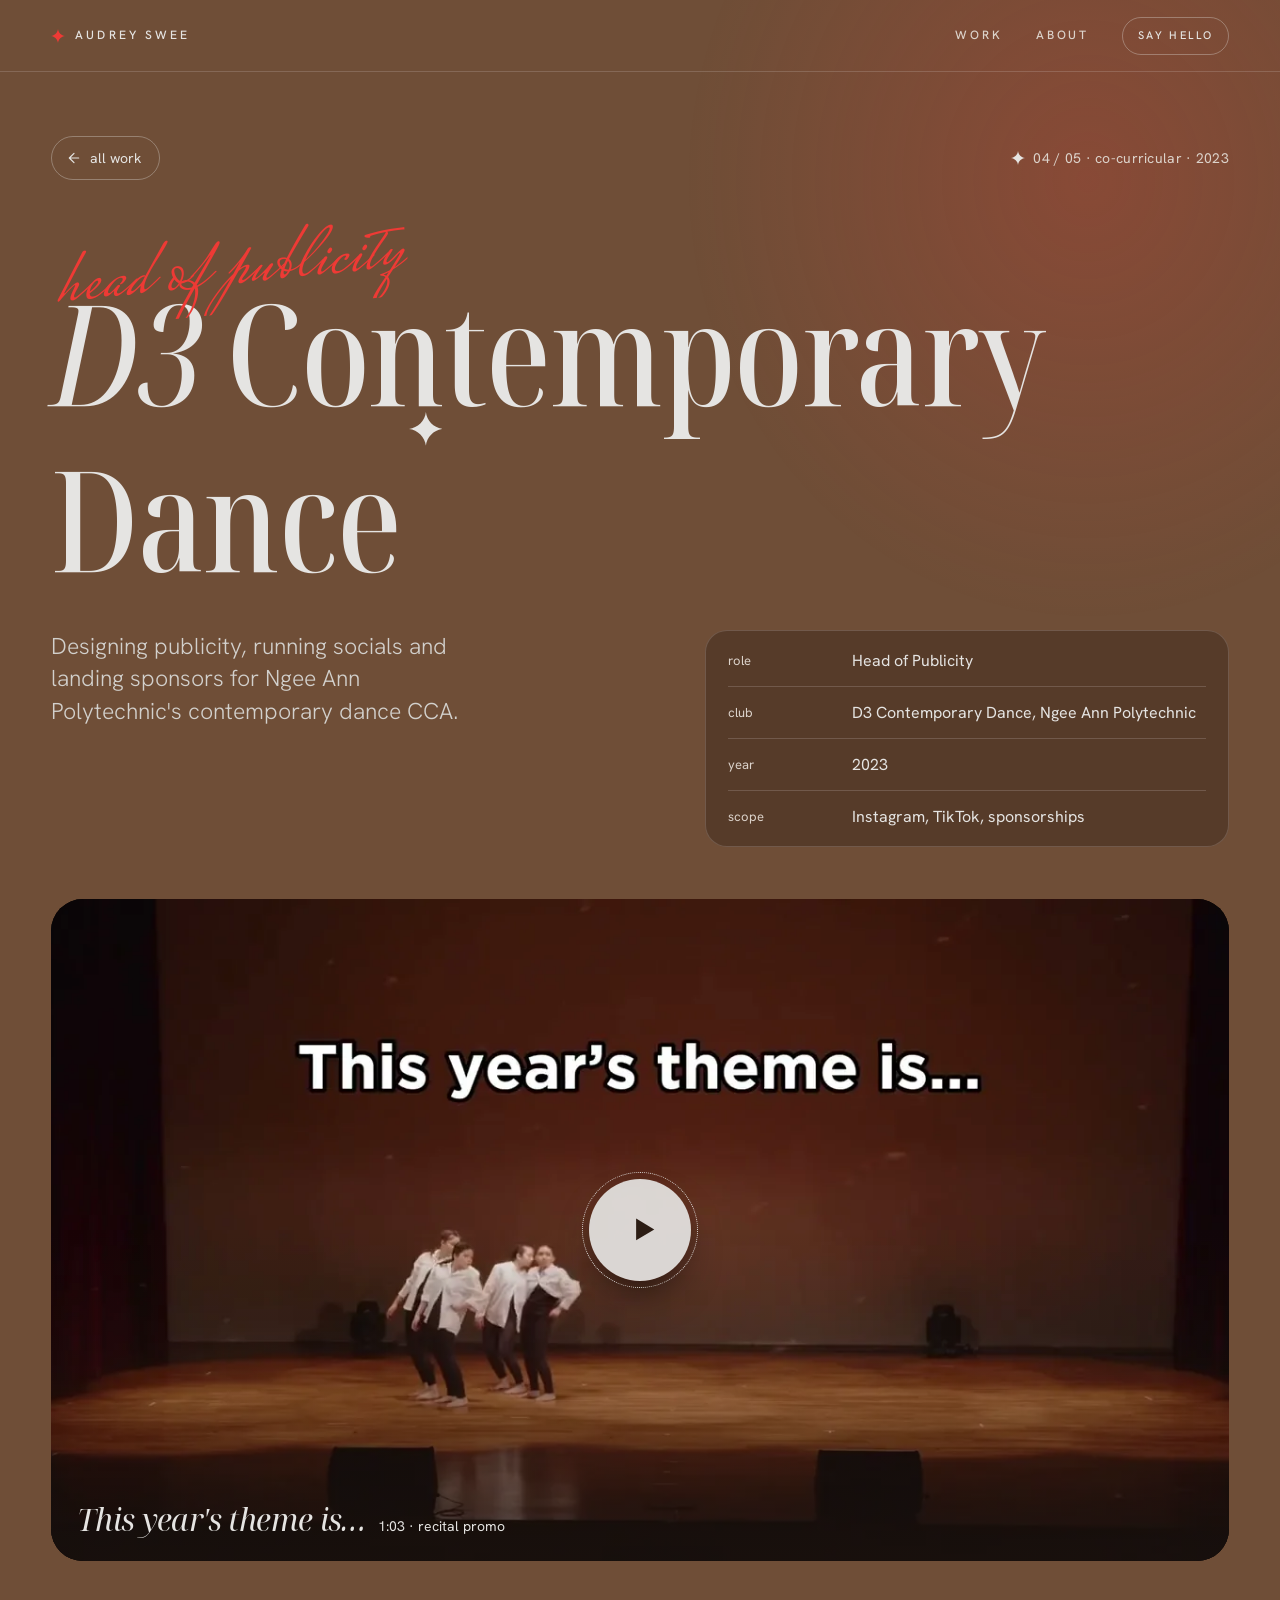
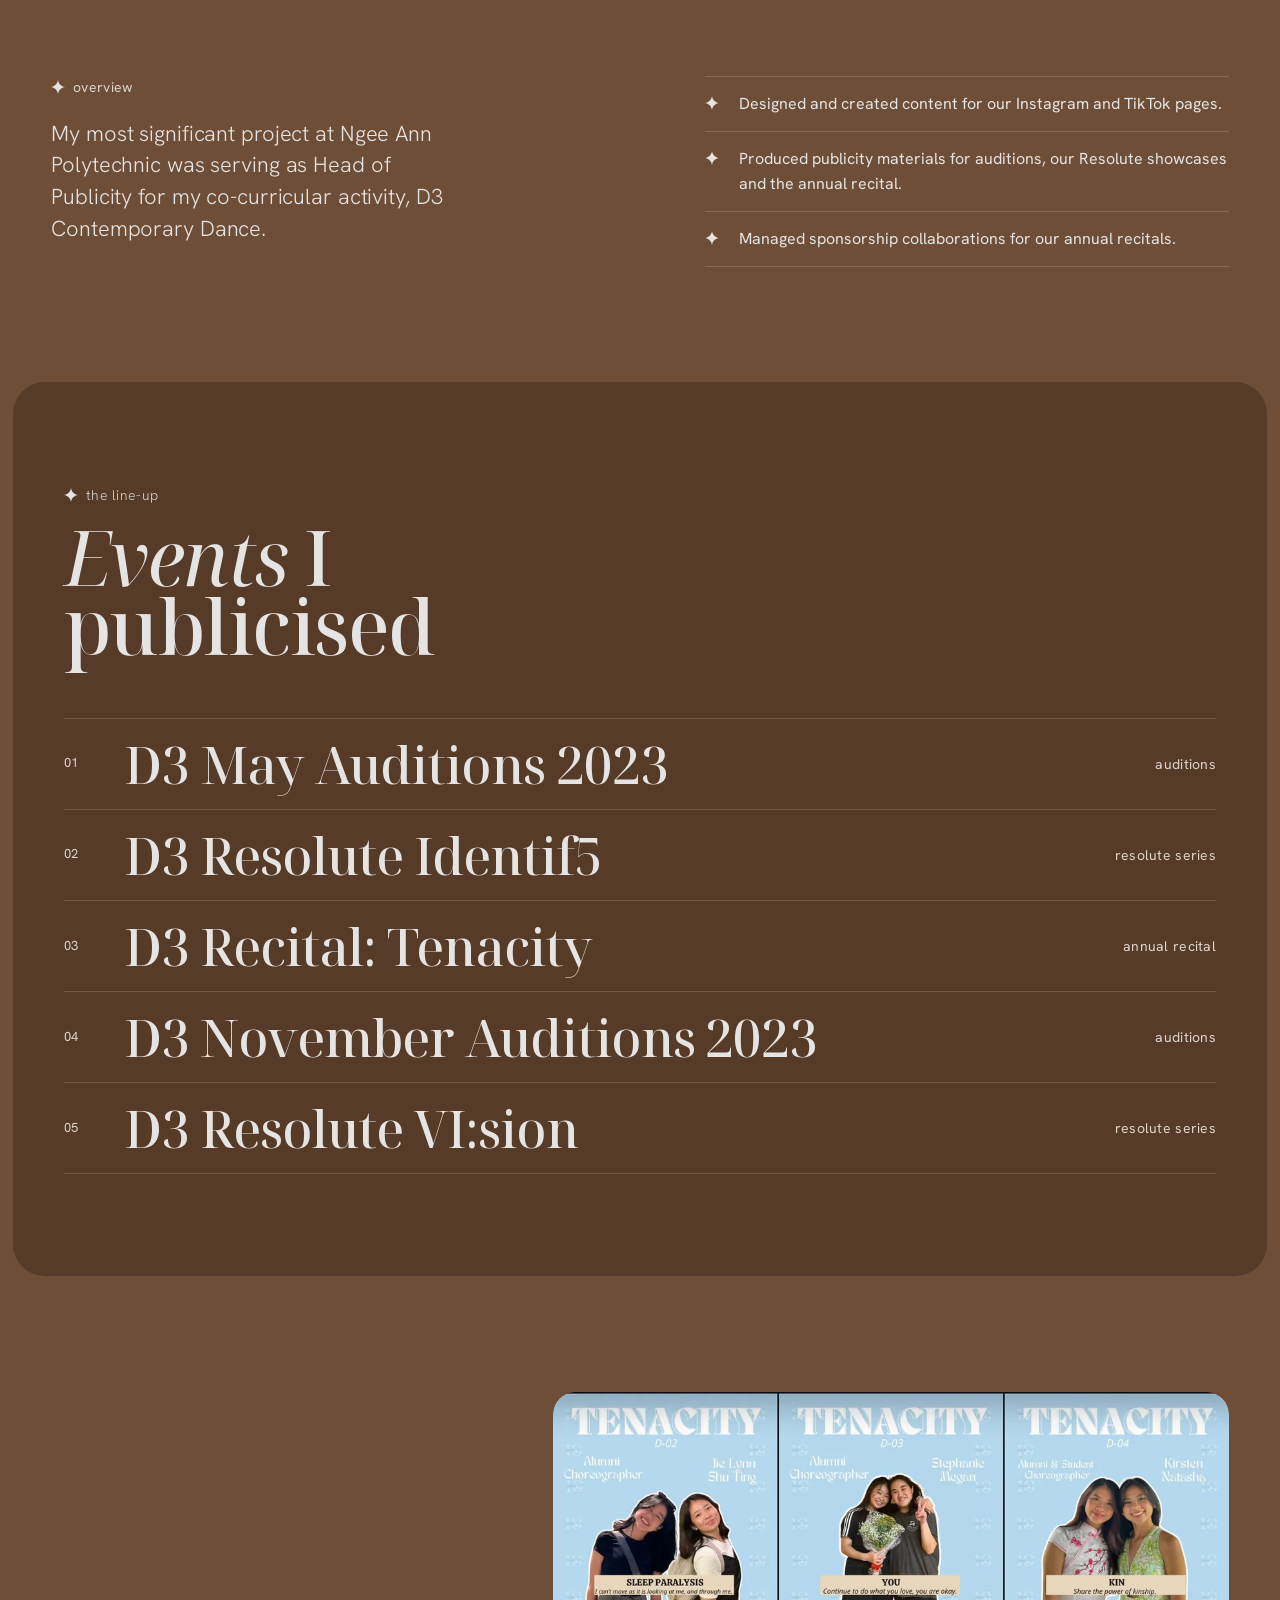
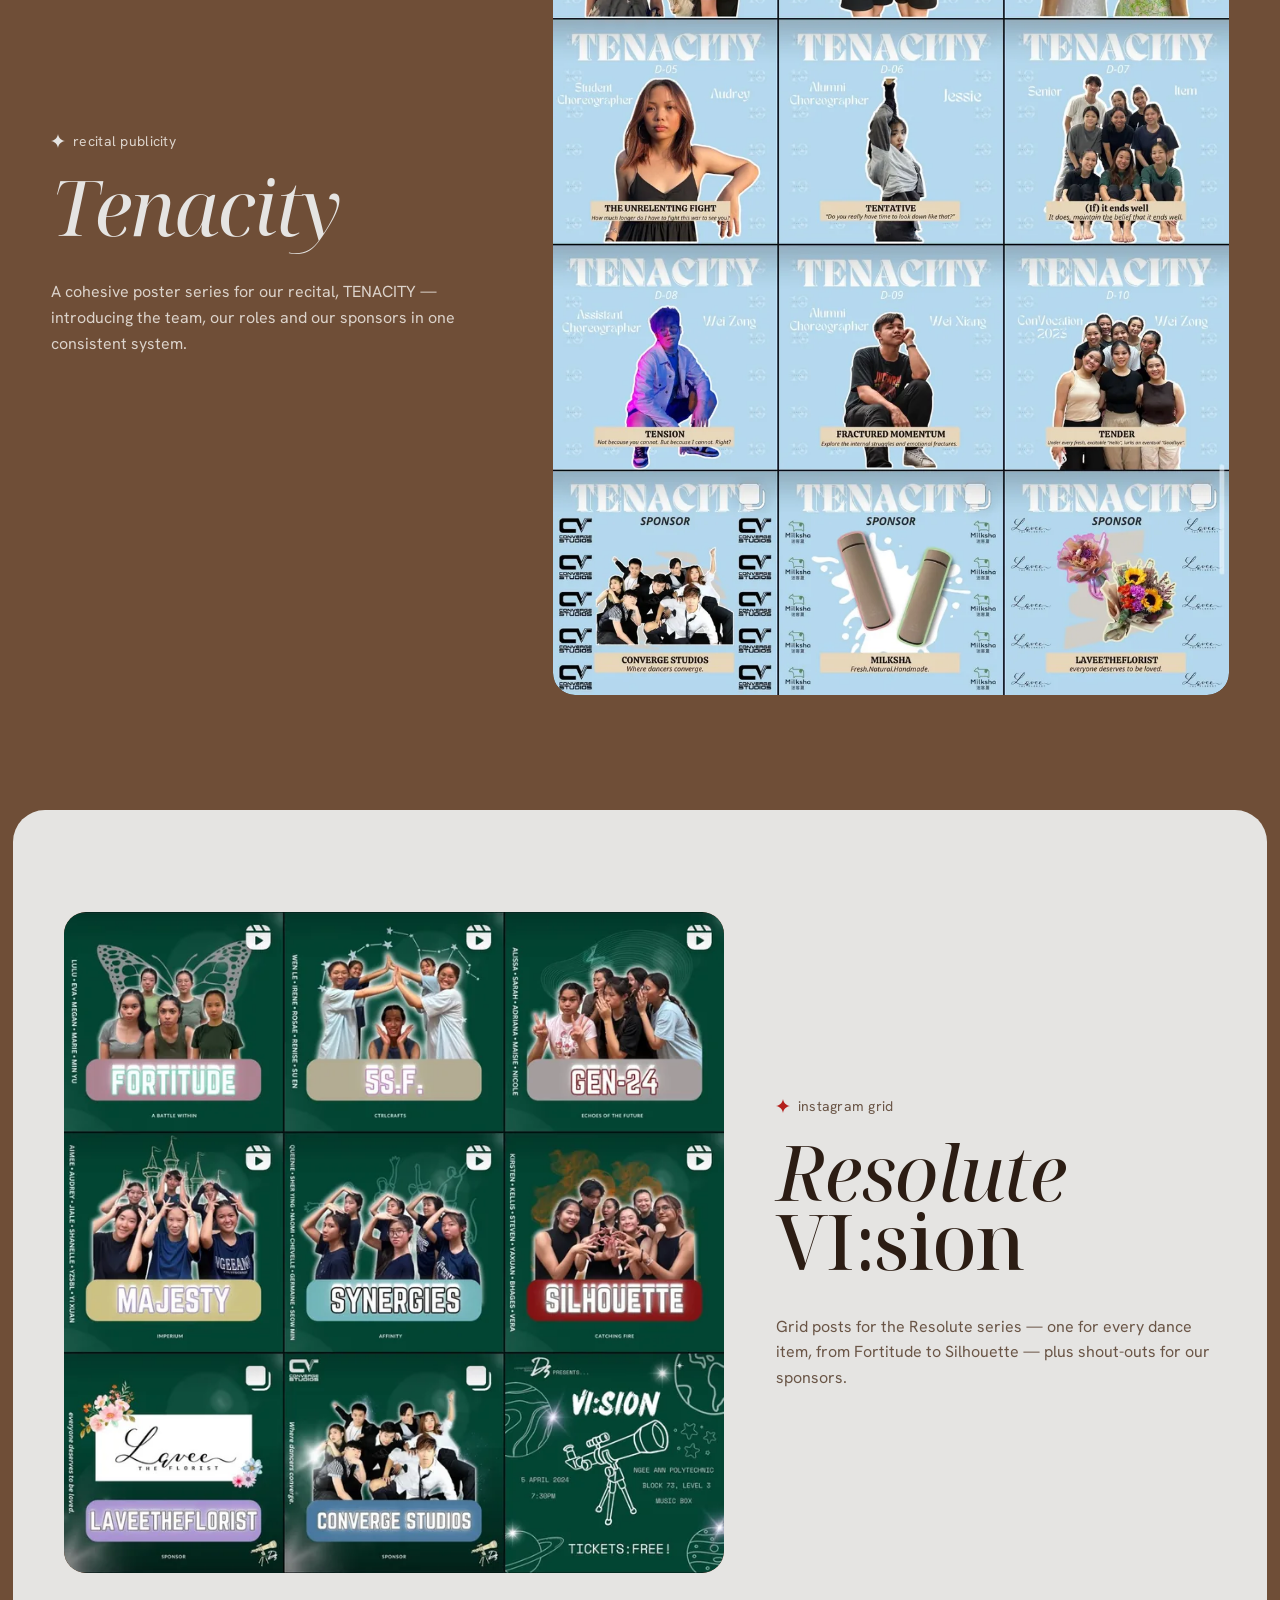
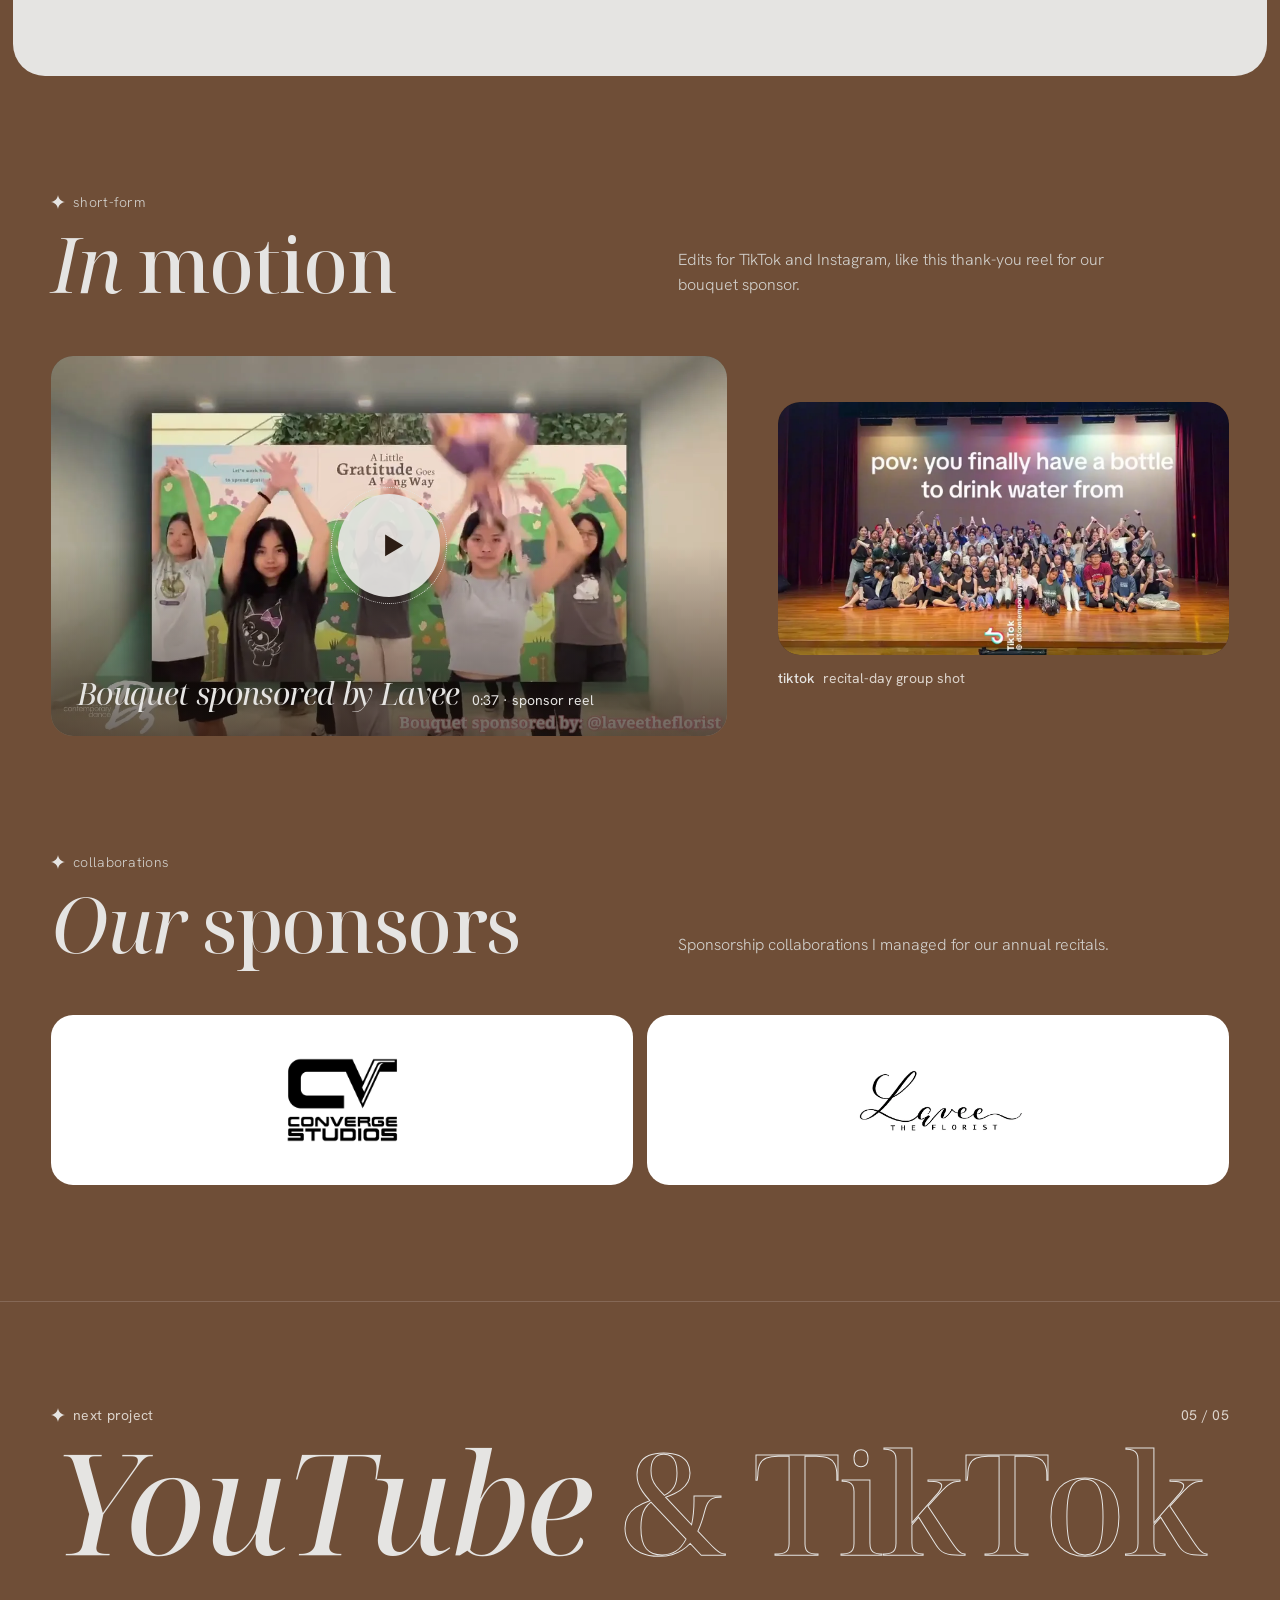
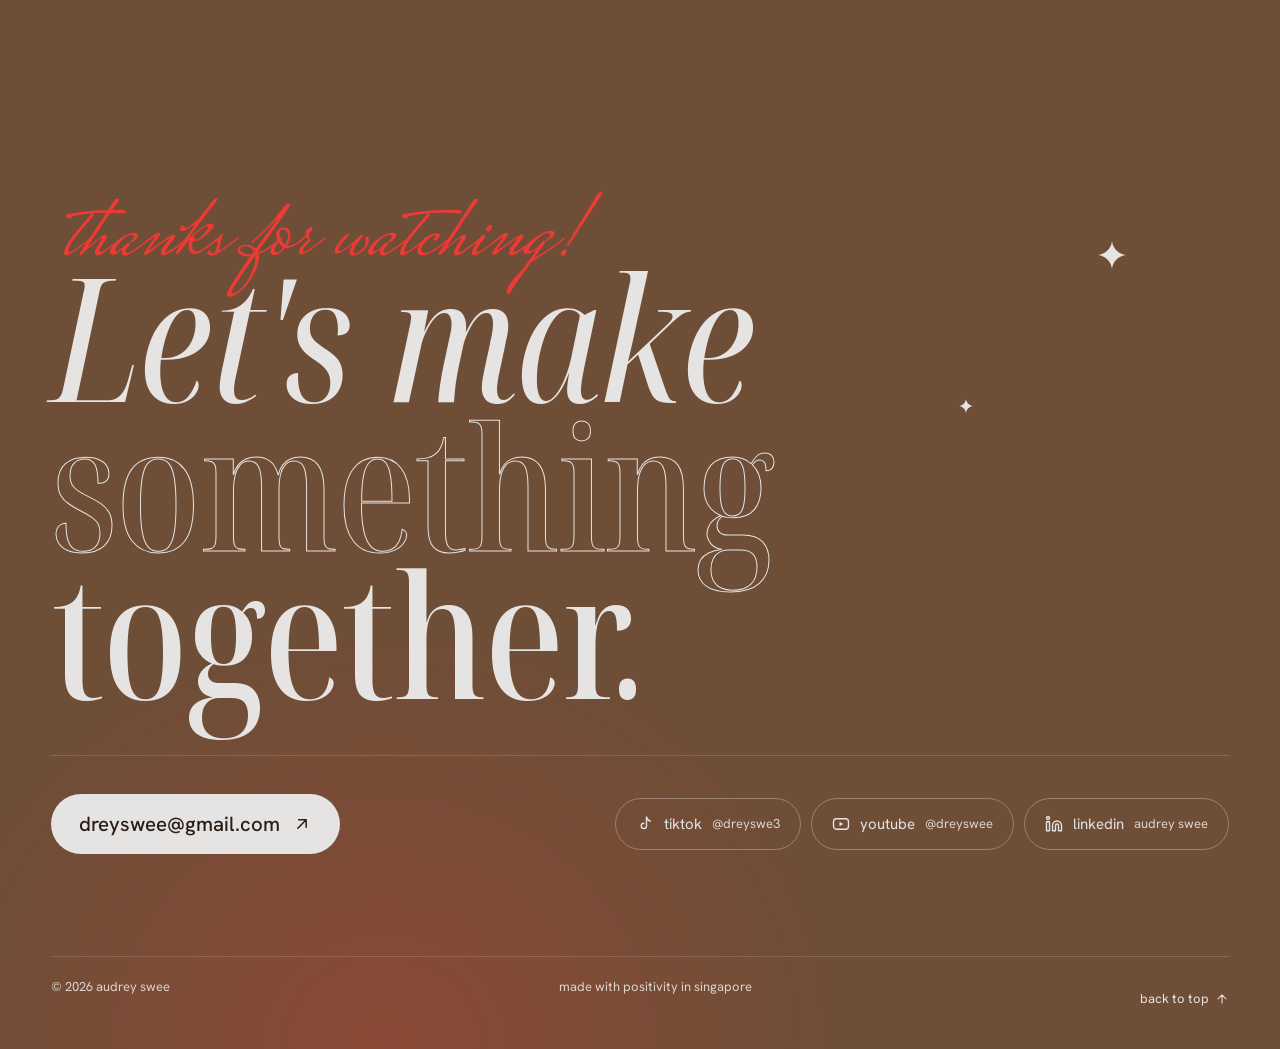
<file: work/d3.html>
<!doctype html>
<html lang="en">
<head>
  <meta charset="utf-8">
  <meta name="viewport" content="width=device-width, initial-scale=1">
  <title>D3 Contemporary Dance — Audrey Swee</title>
  <meta name="description" content="Audrey Swee was Head of Publicity for D3 Contemporary Dance at Ngee Ann Polytechnic: event publicity, Instagram and TikTok content, and sponsorships.">
  <meta name="theme-color" content="#6F4E37">
  <meta property="og:title" content="D3 Contemporary Dance — Audrey Swee">
  <meta property="og:description" content="Audrey Swee was Head of Publicity for D3 Contemporary Dance at Ngee Ann Polytechnic: event publicity, Instagram and TikTok content, and sponsorships.">
  <meta property="og:image" content="../assets/img/posters/d3-recital.webp">
  <meta property="og:type" content="article">
  <link rel="icon" href="../assets/img/favicon.svg" type="image/svg+xml">
  <link rel="preconnect" href="https://fonts.googleapis.com">
  <link rel="preconnect" href="https://fonts.gstatic.com" crossorigin>
  <link rel="stylesheet" href="https://fonts.googleapis.com/css2?family=Noto+Serif+Display:ital,wdth,wght@0,62.5..100,300..800;1,62.5..100,300..800&family=Hanken+Grotesk:wght@300..700&family=Mrs+Saint+Delafield&display=swap">
  <link rel="stylesheet" href="../assets/css/style.css">
  <script>document.documentElement.classList.add('js');</script>
  <script defer src="../assets/js/main.js"></script>
</head>
<body class="project-page">
  <svg width="0" height="0" style="position:absolute" aria-hidden="true">
    <symbol id="spk" viewBox="0 0 24 24"><path d="M12 0c.6 6.2 5.8 11.4 12 12-6.2.6-11.4 5.8-12 12-.6-6.2-5.8-11.4-12-12C6.2 11.4 11.4 6.2 12 0z"/></symbol>
    <symbol id="i-arrow" viewBox="0 0 24 24"><path d="M7 17 17 7M8 7h9v9" fill="none" stroke="currentColor" stroke-width="1.8" stroke-linecap="round" stroke-linejoin="round"/></symbol>
    <symbol id="i-left" viewBox="0 0 24 24"><path d="M19 12H5M12 19l-7-7 7-7" fill="none" stroke="currentColor" stroke-width="1.8" stroke-linecap="round" stroke-linejoin="round"/></symbol>
    <symbol id="i-right" viewBox="0 0 24 24"><path d="M5 12h14M12 5l7 7-7 7" fill="none" stroke="currentColor" stroke-width="1.8" stroke-linecap="round" stroke-linejoin="round"/></symbol>
    <symbol id="i-up" viewBox="0 0 24 24"><path d="M12 19V5M5 12l7-7 7 7" fill="none" stroke="currentColor" stroke-width="1.8" stroke-linecap="round" stroke-linejoin="round"/></symbol>
    <symbol id="i-chev-l" viewBox="0 0 24 24"><path d="m15 18-6-6 6-6" fill="none" stroke="currentColor" stroke-width="2" stroke-linecap="round" stroke-linejoin="round"/></symbol>
    <symbol id="i-chev-r" viewBox="0 0 24 24"><path d="m9 18 6-6-6-6" fill="none" stroke="currentColor" stroke-width="2" stroke-linecap="round" stroke-linejoin="round"/></symbol>
    <symbol id="i-play" viewBox="0 0 24 24"><path d="M7 4.5v15l12.5-7.5z" fill="currentColor"/></symbol>
    <symbol id="i-tiktok" viewBox="0 0 24 24"><g fill="none" stroke="currentColor" stroke-width="1.8" stroke-linecap="round" stroke-linejoin="round"><path d="M14 3v11.5a3.5 3.5 0 1 1-3.5-3.5"/><path d="M14 3c.5 2.6 2.4 4.5 5 5"/></g></symbol>
    <symbol id="i-youtube" viewBox="0 0 24 24"><rect x="2" y="5" width="20" height="14" rx="4" fill="none" stroke="currentColor" stroke-width="1.8"/><path d="m10 9 5 3-5 3z" fill="currentColor"/></symbol>
    <symbol id="i-linkedin" viewBox="0 0 24 24"><g fill="none" stroke="currentColor" stroke-width="1.8" stroke-linecap="round" stroke-linejoin="round"><path d="M16 8a6 6 0 0 1 6 6v7h-4v-7a2 2 0 0 0-4 0v7h-4v-7a6 6 0 0 1 6-6z"/><rect x="2" y="9" width="4" height="12"/><circle cx="4" cy="4" r="2"/></g></symbol>
    <symbol id="bow" viewBox="0 0 120 100"><g fill="#140b08" stroke="#4a3027" stroke-width="1.6" stroke-linejoin="round"><path d="M57 47c-6 14-15 32-25 48l13-3 6 7c7-17 11-34 12-50z"/><path d="M63 47c6 14 15 32 25 48l-13-3-6 7c-7-17-11-34-12-50z"/><path d="M60 43C42 12 8 8 9 33c1 22 31 23 51 13z"/><path d="M60 43c18-31 52-35 51-10-1 22-31 23-51 13z"/><ellipse cx="60" cy="44" rx="9.5" ry="10.5"/></g><path d="M20 26c9-6 22-2 32 10M100 26c-9-6-22-2-32 10" fill="none" stroke="#6b4636" stroke-width="2" stroke-linecap="round"/></symbol>
  </svg>
  <a class="skip" href="#main">Skip to content</a>

  <header class="site-header" data-header>
    <a class="brand" href="../index.html" aria-label="Audrey Swee, home"><svg class="spk" aria-hidden="true"><use href="#spk"/></svg><span><i>audrey</i> swee</span></a>
    <nav class="nav" aria-label="Primary">
      <a href="../index.html#work">work</a>
      <a href="../index.html#about">about</a>
      <a class="nav__contact" href="#contact">contact</a>
      <a class="btn btn--line btn--sm" href="#contact">say hello</a>
    </nav>
  </header>

  <main id="main">
    <header class="p-hero">
      <div class="p-hero__top">
        <a class="back" href="../index.html#work"><svg aria-hidden="true"><use href="#i-left"/></svg>all work</a>
        <p class="cap"><svg class="spk" aria-hidden="true"><use href="#spk"/></svg>04 / 05 · co-curricular · 2023</p>
      </div>
      <p class="p-label script" aria-hidden="true">head of publicity</p>
      <h1 class="p-title serif"><i class="w" style="--i:0">D3</i> <span class="w" style="--i:1">Contemporary</span> <span class="w" style="--i:2">Dance</span><svg class="spk twinkle" aria-hidden="true"><use href="#spk"/></svg></h1>
      <div class="p-intro">
        <p class="p-intro__sub">Designing publicity, running socials and landing sponsors for Ngee Ann Polytechnic's contemporary dance CCA.</p>
        <dl class="info">
          <div><dt>role</dt><dd>Head of Publicity</dd></div>
          <div><dt>club</dt><dd>D3 Contemporary Dance, Ngee Ann Polytechnic</dd></div>
          <div><dt>year</dt><dd>2023</dd></div>
          <div><dt>scope</dt><dd>Instagram, TikTok, sponsorships</dd></div>
        </dl>
      </div>
    </header>

    <figure class="p-cover p-cover--video" style="view-transition-name: cover-d3">
      <div class="vplayer" data-player>
          <video src="../assets/video/d3/recital-promo.mp4" poster="../assets/img/posters/d3-recital.webp" preload="none" playsinline controls></video>
          <button class="vplayer__play" type="button" aria-label="Play video: D3 recital promo" data-cursor="play">
            <span class="vplayer__btn"><svg aria-hidden="true"><use href="#i-play"/></svg></span>
            <span class="vplayer__meta"><span class="serif">This year's theme is…</span><span>1:03 · recital promo</span></span>
          </button>
        </div>
    </figure>

    <section class="p-section" aria-label="Overview">
      <div class="overview">
        <div data-reveal>
          <p class="cap"><svg class="spk" aria-hidden="true"><use href="#spk"/></svg>overview</p>
          <p class="lead mt-s">My most significant project at Ngee Ann Polytechnic was serving as Head of Publicity for my co-curricular activity, D3 Contemporary Dance.</p>
        </div>
        <div data-reveal style="--d:.1s">
        <ul class="sparks">
          <li><svg class="spk" aria-hidden="true"><use href="#spk"/></svg><span>Designed and created content for our Instagram and TikTok pages.</span></li>
          <li><svg class="spk" aria-hidden="true"><use href="#spk"/></svg><span>Produced publicity materials for auditions, our Resolute showcases and the annual recital.</span></li>
          <li><svg class="spk" aria-hidden="true"><use href="#spk"/></svg><span>Managed sponsorship collaborations for our annual recitals.</span></li>
        </ul>
        </div>
      </div>
    </section>

    <section class="p-section p-panel p-panel--cocoa" aria-labelledby="h-events">
      <div class="p-head">
        <div data-reveal>
          <p class="cap"><svg class="spk" aria-hidden="true"><use href="#spk"/></svg>the line-up</p>
          <h2 class="serif" id="h-events"><i>Events</i> I publicised</h2>
        </div>
        
      </div>
      <ol class="setlist" data-reveal>
          <li><span class="n">01</span><span class="serif">D3 May Auditions 2023</span><span class="cap">auditions</span></li>
          <li><span class="n">02</span><span class="serif">D3 Resolute Identif5</span><span class="cap">resolute series</span></li>
          <li><span class="n">03</span><span class="serif">D3 Recital: Tenacity</span><span class="cap">annual recital</span></li>
          <li><span class="n">04</span><span class="serif">D3 November Auditions 2023</span><span class="cap">auditions</span></li>
          <li><span class="n">05</span><span class="serif">D3 Resolute VI:sion</span><span class="cap">resolute series</span></li>
      </ol>
    </section>

    <section class="p-section" aria-labelledby="h-ten">
      <div class="split split--wide-r">
        <div data-reveal>
          <p class="cap"><svg class="spk" aria-hidden="true"><use href="#spk"/></svg>recital publicity</p>
          <h2 class="serif mt-s" id="h-ten" style="font-size:clamp(2.8rem,6vw,6rem)"><i>Tenacity</i></h2>
          <p class="mt-m muted">A cohesive poster series for our recital, TENACITY — introducing the team, our roles and our sponsors in one consistent system.</p>
        </div>
        <div class="frame" data-reveal style="--d:.1s"><button class="zoom" type="button" data-lightbox="d3" data-caption="TENACITY · recital poster series" data-cursor="open"><img src="../assets/img/d3/tenacity-grid.webp" width="1048" height="1400" alt="TENACITY recital poster series featuring D3 members and sponsors" loading="lazy"></button></div>
      </div>
    </section>

    <section class="p-section p-panel p-panel--latte" aria-labelledby="h-res">
      <div class="split split--wide-l">
        <div class="frame" data-reveal><button class="zoom" type="button" data-lightbox="d3" data-caption="Resolute VI:sion · Instagram grid" data-cursor="open"><img src="../assets/img/d3/resolute-grid.webp" width="771" height="772" alt="Resolute VI:sion Instagram grid posts for each dance item and sponsor" loading="lazy"></button></div>
        <div data-reveal style="--d:.1s">
          <p class="cap"><svg class="spk" aria-hidden="true"><use href="#spk"/></svg>instagram grid</p>
          <h2 class="serif mt-s" id="h-res" style="font-size:clamp(2.8rem,6vw,6rem)"><i>Resolute</i> VI:sion</h2>
          <p class="mt-m" style="color:var(--ink-muted)">Grid posts for the Resolute series — one for every dance item, from Fortitude to Silhouette — plus shout-outs for our sponsors.</p>
        </div>
      </div>
    </section>

    <section class="p-section" aria-labelledby="h-motion">
      <div class="p-head">
        <div data-reveal>
          <p class="cap"><svg class="spk" aria-hidden="true"><use href="#spk"/></svg>short-form</p>
          <h2 class="serif" id="h-motion"><i>In</i> motion</h2>
        </div>
        <p data-reveal style="--d:.12s">Edits for TikTok and Instagram, like this thank-you reel for our bouquet sponsor.</p>
      </div>
      <div class="split split--wide-l" data-reveal>
        <div class="frame" style="aspect-ratio:16/9"><div class="vplayer" data-player>
          <video src="../assets/video/d3/bouquet-reel.mp4" poster="../assets/img/posters/d3-bouquet.webp" preload="none" playsinline controls></video>
          <button class="vplayer__play" type="button" aria-label="Play video: D3 bouquet sponsor reel" data-cursor="play">
            <span class="vplayer__btn"><svg aria-hidden="true"><use href="#i-play"/></svg></span>
            <span class="vplayer__meta"><span class="serif">Bouquet sponsored by Lavee</span><span>0:37 · sponsor reel</span></span>
          </button>
        </div></div>
        <figure>
          <div class="frame"><button class="zoom" type="button" data-lightbox="d3" data-caption="TikTok · recital-day group shot" data-cursor="open"><img src="../assets/img/d3/recital-pov.webp" width="1280" height="720" alt="D3 TikTok: pov, you finally have a bottle to drink water from" loading="lazy"></button></div>
          <figcaption class="caption"><b>tiktok</b> recital-day group shot</figcaption>
        </figure>
      </div>
    </section>

    <section class="p-section" aria-labelledby="h-spons" style="padding-top:0">
      <div class="p-head">
        <div data-reveal>
          <p class="cap"><svg class="spk" aria-hidden="true"><use href="#spk"/></svg>collaborations</p>
          <h2 class="serif" id="h-spons"><i>Our</i> sponsors</h2>
        </div>
        <p data-reveal style="--d:.12s">Sponsorship collaborations I managed for our annual recitals.</p>
      </div>
      <div class="logos" data-reveal>
        <div><img src="../assets/img/d3/logo-converge.webp" width="636" height="481" alt="Converge Studios" loading="lazy"></div>
        <div><img src="../assets/img/d3/logo-lavee.webp" width="723" height="309" alt="Lavee the Florist" loading="lazy"></div>
      </div>
    </section>

    <a class="next" href="vlogs.html" data-cursor="next">
      <span class="next__label"><span class="cap"><svg class="spk" aria-hidden="true"><use href="#spk"/></svg>next project</span><span class="cap">05 / 05</span></span>
      <span class="next__title serif"><i>YouTube</i> <span class="outline">&amp; TikTok</span></span>
      <img class="next__img" src="../assets/img/posters/reel.webp?v=3" alt="" loading="lazy">
    </a>
  </main>

  <footer id="contact" class="site-footer">
    <svg class="float-spk twinkle" style="--s:28px;right:12%;top:18%" aria-hidden="true"><use href="#spk"/></svg>
    <svg class="float-spk twinkle" style="--s:14px;right:24%;top:34%;--tw:1s" aria-hidden="true"><use href="#spk"/></svg>
    <div class="footer__top">
      <div>
        <p class="footer__script script" aria-hidden="true" data-reveal>thanks for watching!</p>
        <h2 class="footer__title serif" data-reveal style="--d:.1s">
          <span class="l1">Let's make</span><br>
          <span class="outline">something</span><br>
          <span>together.</span>
        </h2>
      </div>
      <div class="footer__row" data-reveal style="--d:.2s">
        <a class="footer__email" href="mailto:dreyswee@gmail.com" data-magnetic>dreyswee@gmail.com <svg aria-hidden="true"><use href="#i-arrow"/></svg></a>
        <div class="socials">
          <a href="https://www.tiktok.com/@dreyswe3" target="_blank" rel="noopener"><svg aria-hidden="true"><use href="#i-tiktok"/></svg>tiktok <small>@dreyswe3</small></a>
          <a href="https://www.youtube.com/@dreyswee" target="_blank" rel="noopener"><svg aria-hidden="true"><use href="#i-youtube"/></svg>youtube <small>@dreyswee</small></a>
          <a href="https://www.linkedin.com/in/audrey-swee-32b4272a1/" target="_blank" rel="noopener"><svg aria-hidden="true"><use href="#i-linkedin"/></svg>linkedin <small>audrey swee</small></a>
        </div>
      </div>
    </div>
    <div class="footer__bottom">
      <span>© <span data-year>2026</span> audrey swee</span>
      <span>made with positivity in singapore</span>
      <a href="#main" data-top>back to top <svg aria-hidden="true"><use href="#i-up"/></svg></a>
    </div>
  </footer>
</body>
</html>
</file>
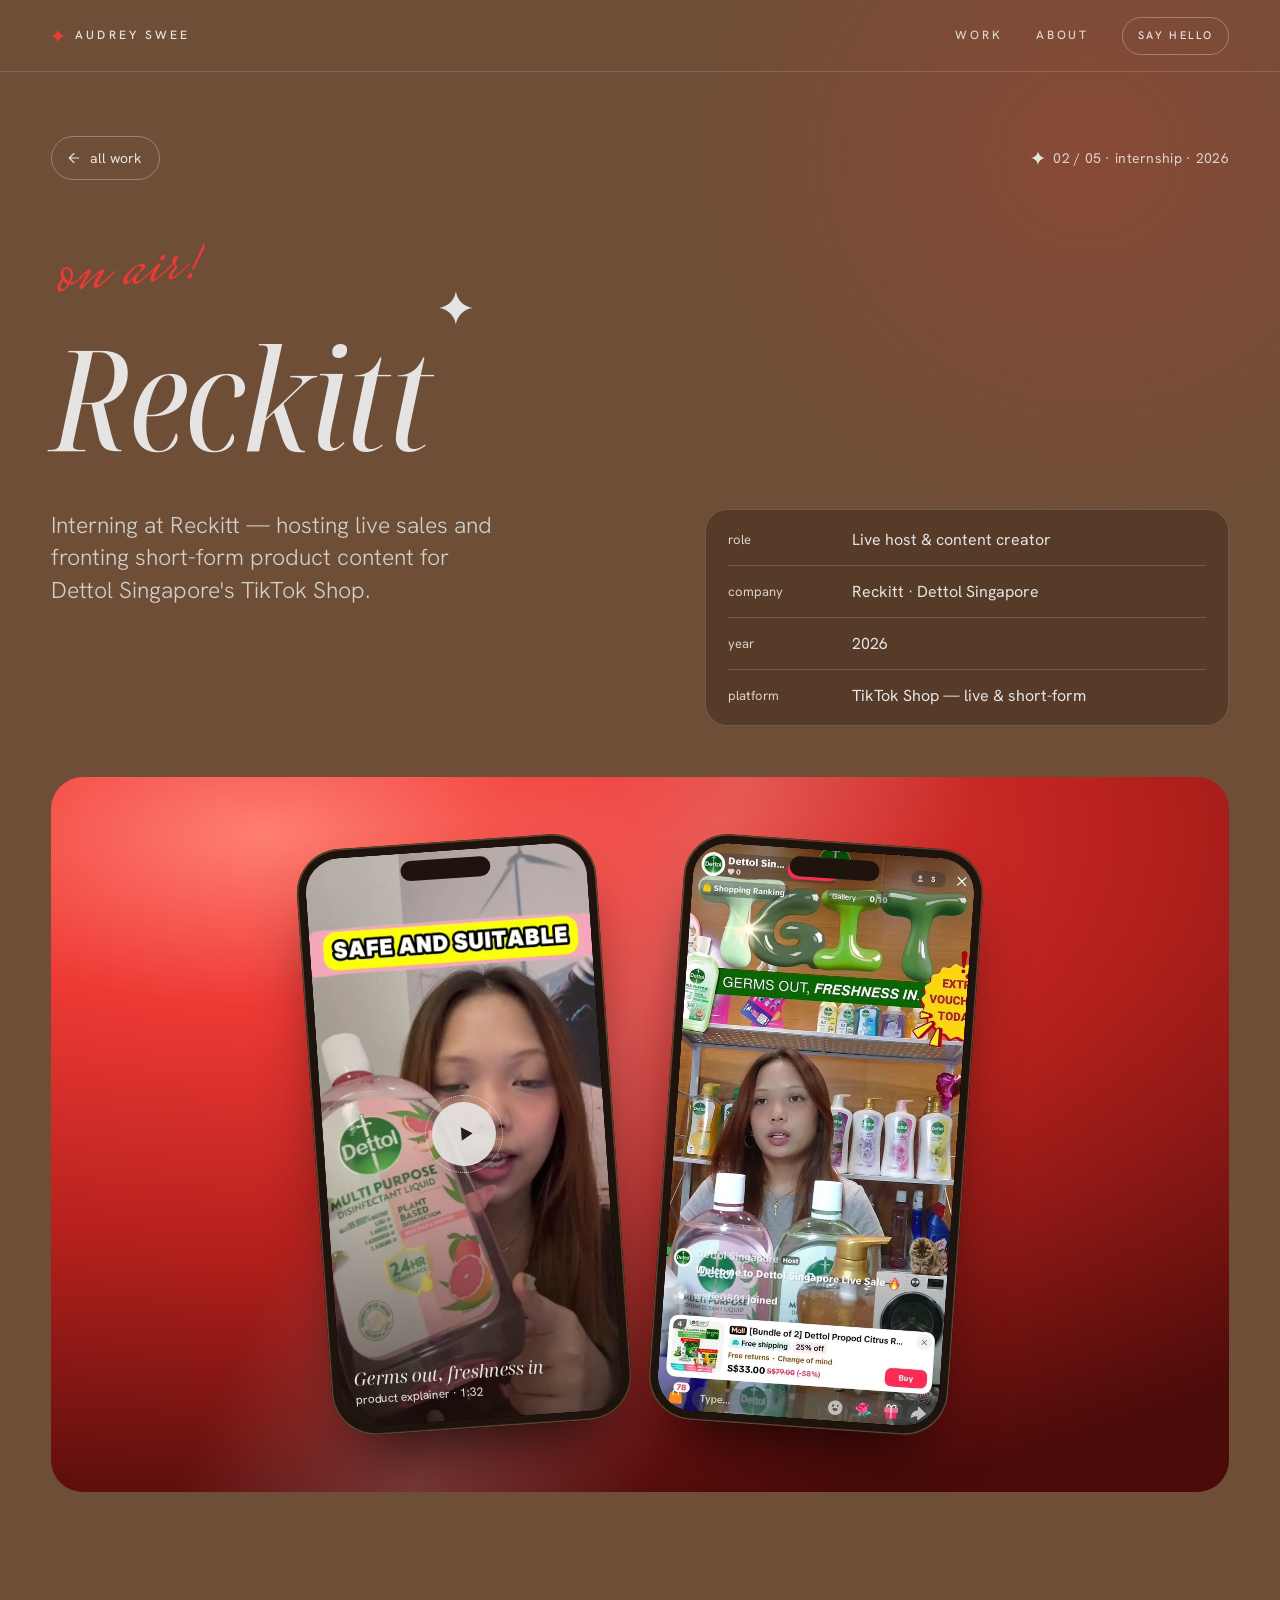
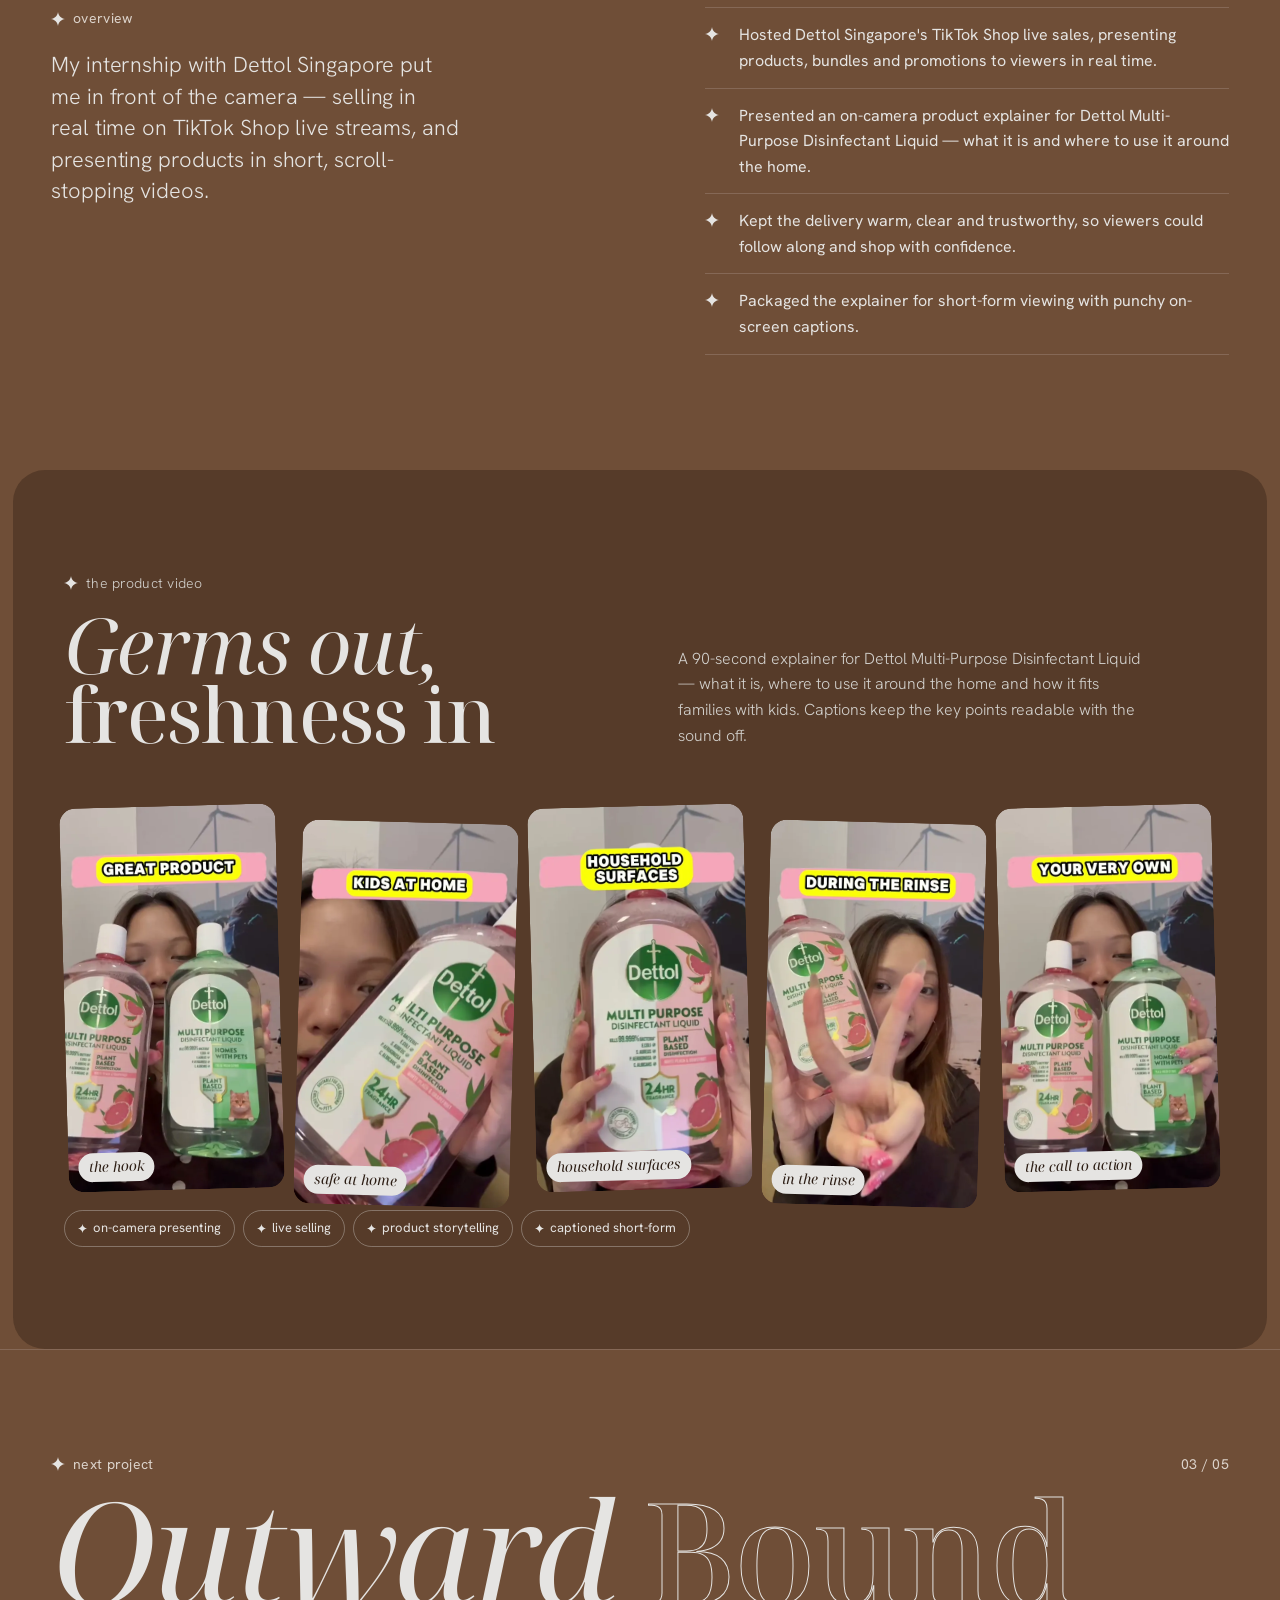
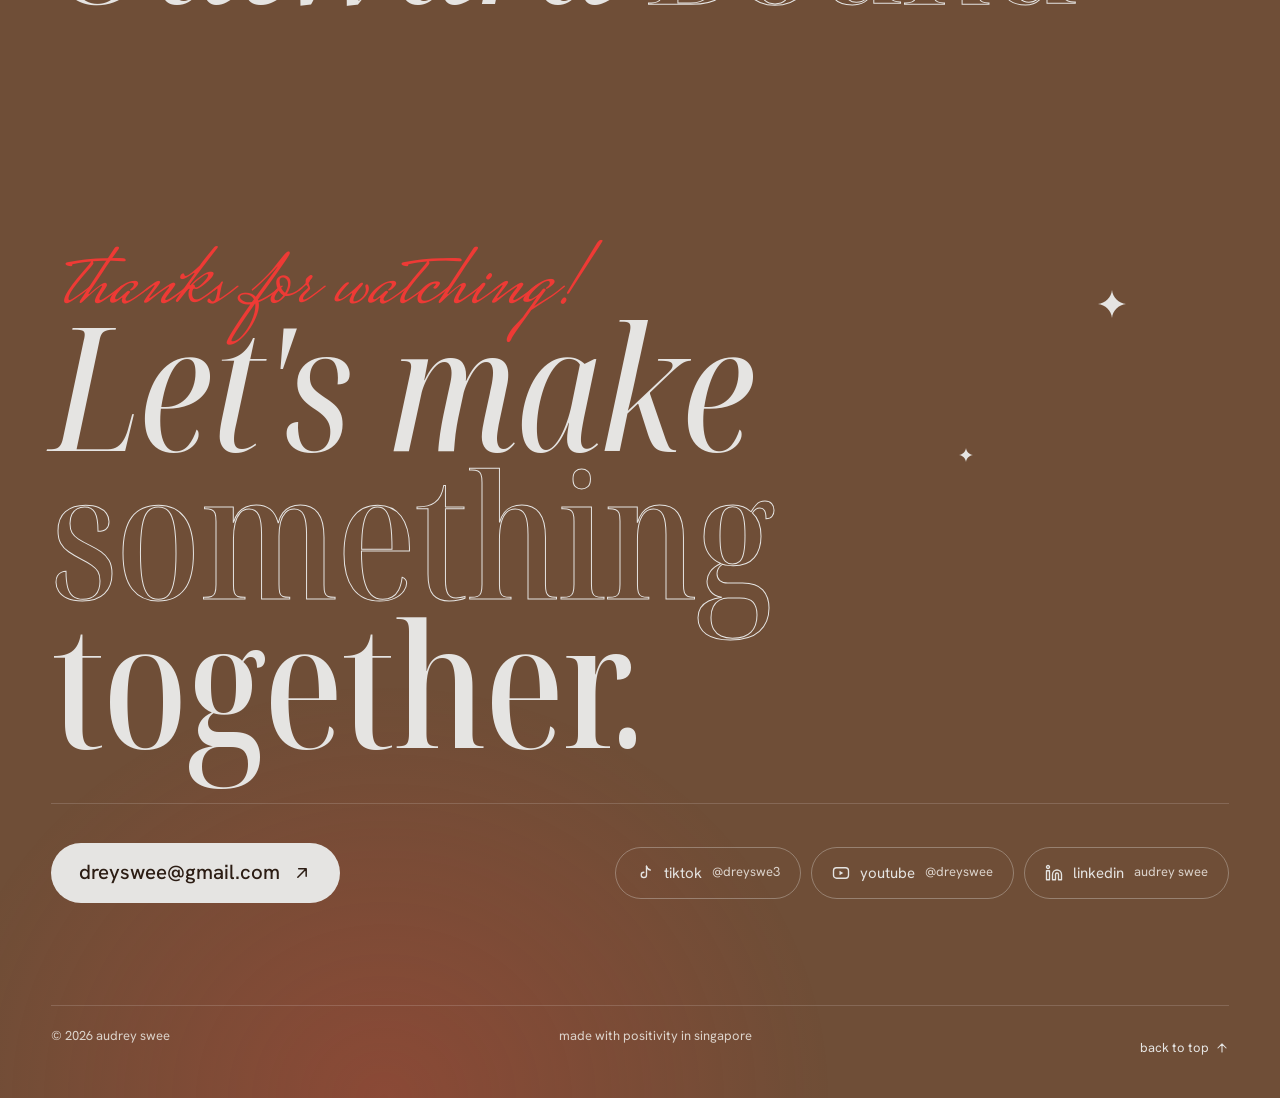
<file: work/dettol.html>
<!doctype html>
<html lang="en">
<head>
  <meta charset="utf-8">
  <meta name="viewport" content="width=device-width, initial-scale=1">
  <title>Reckitt · Dettol Singapore — Audrey Swee</title>
  <meta name="description" content="Audrey Swee interned at Reckitt, hosting Dettol Singapore's TikTok Shop live sales and presenting short-form product videos.">
  <meta name="theme-color" content="#6F4E37">
  <meta property="og:title" content="Reckitt · Dettol Singapore — Audrey Swee">
  <meta property="og:description" content="Audrey Swee interned at Reckitt, hosting Dettol Singapore's TikTok Shop live sales and presenting short-form product videos.">
  <meta property="og:image" content="../assets/img/posters/dettol.webp">
  <meta property="og:type" content="article">
  <link rel="icon" href="../assets/img/favicon.svg" type="image/svg+xml">
  <link rel="preconnect" href="https://fonts.googleapis.com">
  <link rel="preconnect" href="https://fonts.gstatic.com" crossorigin>
  <link rel="stylesheet" href="https://fonts.googleapis.com/css2?family=Noto+Serif+Display:ital,wdth,wght@0,62.5..100,300..800;1,62.5..100,300..800&family=Hanken+Grotesk:wght@300..700&family=Mrs+Saint+Delafield&display=swap">
  <link rel="stylesheet" href="../assets/css/style.css">
  <script>document.documentElement.classList.add('js');</script>
  <script defer src="../assets/js/main.js"></script>
</head>
<body class="project-page">
  <svg width="0" height="0" style="position:absolute" aria-hidden="true">
    <symbol id="spk" viewBox="0 0 24 24"><path d="M12 0c.6 6.2 5.8 11.4 12 12-6.2.6-11.4 5.8-12 12-.6-6.2-5.8-11.4-12-12C6.2 11.4 11.4 6.2 12 0z"/></symbol>
    <symbol id="i-arrow" viewBox="0 0 24 24"><path d="M7 17 17 7M8 7h9v9" fill="none" stroke="currentColor" stroke-width="1.8" stroke-linecap="round" stroke-linejoin="round"/></symbol>
    <symbol id="i-left" viewBox="0 0 24 24"><path d="M19 12H5M12 19l-7-7 7-7" fill="none" stroke="currentColor" stroke-width="1.8" stroke-linecap="round" stroke-linejoin="round"/></symbol>
    <symbol id="i-right" viewBox="0 0 24 24"><path d="M5 12h14M12 5l7 7-7 7" fill="none" stroke="currentColor" stroke-width="1.8" stroke-linecap="round" stroke-linejoin="round"/></symbol>
    <symbol id="i-up" viewBox="0 0 24 24"><path d="M12 19V5M5 12l7-7 7 7" fill="none" stroke="currentColor" stroke-width="1.8" stroke-linecap="round" stroke-linejoin="round"/></symbol>
    <symbol id="i-chev-l" viewBox="0 0 24 24"><path d="m15 18-6-6 6-6" fill="none" stroke="currentColor" stroke-width="2" stroke-linecap="round" stroke-linejoin="round"/></symbol>
    <symbol id="i-chev-r" viewBox="0 0 24 24"><path d="m9 18 6-6-6-6" fill="none" stroke="currentColor" stroke-width="2" stroke-linecap="round" stroke-linejoin="round"/></symbol>
    <symbol id="i-play" viewBox="0 0 24 24"><path d="M7 4.5v15l12.5-7.5z" fill="currentColor"/></symbol>
    <symbol id="i-tiktok" viewBox="0 0 24 24"><g fill="none" stroke="currentColor" stroke-width="1.8" stroke-linecap="round" stroke-linejoin="round"><path d="M14 3v11.5a3.5 3.5 0 1 1-3.5-3.5"/><path d="M14 3c.5 2.6 2.4 4.5 5 5"/></g></symbol>
    <symbol id="i-youtube" viewBox="0 0 24 24"><rect x="2" y="5" width="20" height="14" rx="4" fill="none" stroke="currentColor" stroke-width="1.8"/><path d="m10 9 5 3-5 3z" fill="currentColor"/></symbol>
    <symbol id="i-linkedin" viewBox="0 0 24 24"><g fill="none" stroke="currentColor" stroke-width="1.8" stroke-linecap="round" stroke-linejoin="round"><path d="M16 8a6 6 0 0 1 6 6v7h-4v-7a2 2 0 0 0-4 0v7h-4v-7a6 6 0 0 1 6-6z"/><rect x="2" y="9" width="4" height="12"/><circle cx="4" cy="4" r="2"/></g></symbol>
    <symbol id="bow" viewBox="0 0 120 100"><g fill="#140b08" stroke="#4a3027" stroke-width="1.6" stroke-linejoin="round"><path d="M57 47c-6 14-15 32-25 48l13-3 6 7c7-17 11-34 12-50z"/><path d="M63 47c6 14 15 32 25 48l-13-3-6 7c-7-17-11-34-12-50z"/><path d="M60 43C42 12 8 8 9 33c1 22 31 23 51 13z"/><path d="M60 43c18-31 52-35 51-10-1 22-31 23-51 13z"/><ellipse cx="60" cy="44" rx="9.5" ry="10.5"/></g><path d="M20 26c9-6 22-2 32 10M100 26c-9-6-22-2-32 10" fill="none" stroke="#6b4636" stroke-width="2" stroke-linecap="round"/></symbol>
  </svg>
  <a class="skip" href="#main">Skip to content</a>

  <header class="site-header" data-header>
    <a class="brand" href="../index.html" aria-label="Audrey Swee, home"><svg class="spk" aria-hidden="true"><use href="#spk"/></svg><span><i>audrey</i> swee</span></a>
    <nav class="nav" aria-label="Primary">
      <a href="../index.html#work">work</a>
      <a href="../index.html#about">about</a>
      <a class="nav__contact" href="#contact">contact</a>
      <a class="btn btn--line btn--sm" href="#contact">say hello</a>
    </nav>
  </header>

  <main id="main">
    <header class="p-hero">
      <div class="p-hero__top">
        <a class="back" href="../index.html#work"><svg aria-hidden="true"><use href="#i-left"/></svg>all work</a>
        <p class="cap"><svg class="spk" aria-hidden="true"><use href="#spk"/></svg>02 / 05 · internship · 2026</p>
      </div>
      <p class="p-label script" aria-hidden="true">on air!</p>
      <h1 class="p-title serif"><i class="w" style="--i:0">Reckitt</i><svg class="spk twinkle" aria-hidden="true"><use href="#spk"/></svg></h1>
      <div class="p-intro">
        <p class="p-intro__sub">Interning at Reckitt — hosting live sales and fronting short-form product content for Dettol Singapore's TikTok Shop.</p>
        <dl class="info">
          <div><dt>role</dt><dd>Live host &amp; content creator</dd></div>
          <div><dt>company</dt><dd>Reckitt · Dettol Singapore</dd></div>
          <div><dt>year</dt><dd>2026</dd></div>
          <div><dt>platform</dt><dd>TikTok Shop — live &amp; short-form</dd></div>
        </dl>
      </div>
    </header>

    <figure class="p-cover p-cover--stage p-cover--satin" style="view-transition-name: cover-dettol">
      <div class="stage-phones">
        <div class="phone phone--l"><div class="phone__screen"><div class="vplayer" data-player>
          <video src="../assets/video/dettol/product-video.mp4" poster="../assets/img/posters/dettol.webp" preload="none" playsinline controls></video>
          <button class="vplayer__play" type="button" aria-label="Play video: Dettol product explainer" data-cursor="play">
            <span class="vplayer__btn"><svg aria-hidden="true"><use href="#i-play"/></svg></span>
            <span class="vplayer__meta"><span class="serif">Germs out, freshness in</span><span>product explainer · 1:32</span></span>
          </button>
        </div></div></div>
        <div class="phone phone--r"><div class="phone__screen"><button class="zoom" type="button" data-lightbox="dettol-live" data-caption="Hosting the Dettol Singapore live sale on TikTok Shop" data-cursor="open"><img src="../assets/img/dettol/live-sale.webp" width="554" height="1200" alt="Audrey hosting the Dettol Singapore TikTok Shop live sale" loading="lazy"></button></div></div>
      </div>
    </figure>

    <section class="p-section" aria-label="Overview">
      <div class="overview">
        <div data-reveal>
          <p class="cap"><svg class="spk" aria-hidden="true"><use href="#spk"/></svg>overview</p>
          <p class="lead mt-s">My internship with Dettol Singapore put me in front of the camera — selling in real time on TikTok Shop live streams, and presenting products in short, scroll-stopping videos.</p>
        </div>
        <div data-reveal style="--d:.1s">
        <ul class="sparks">
          <li><svg class="spk" aria-hidden="true"><use href="#spk"/></svg><span>Hosted Dettol Singapore's TikTok Shop live sales, presenting products, bundles and promotions to viewers in real time.</span></li>
          <li><svg class="spk" aria-hidden="true"><use href="#spk"/></svg><span>Presented an on-camera product explainer for Dettol Multi-Purpose Disinfectant Liquid — what it is and where to use it around the home.</span></li>
          <li><svg class="spk" aria-hidden="true"><use href="#spk"/></svg><span>Kept the delivery warm, clear and trustworthy, so viewers could follow along and shop with confidence.</span></li>
          <li><svg class="spk" aria-hidden="true"><use href="#spk"/></svg><span>Packaged the explainer for short-form viewing with punchy on-screen captions.</span></li>
        </ul>
        </div>
      </div>
    </section>

    <section class="p-section p-panel p-panel--cocoa" aria-labelledby="h-story">
      <div class="p-head">
        <div data-reveal>
          <p class="cap"><svg class="spk" aria-hidden="true"><use href="#spk"/></svg>the product video</p>
          <h2 class="serif" id="h-story"><i>Germs out,</i> freshness in</h2>
        </div>
        <p data-reveal style="--d:.12s">A 90-second explainer for Dettol Multi-Purpose Disinfectant Liquid — what it is, where to use it around the home and how it fits families with kids. Captions keep the key points readable with the sound off.</p>
      </div>
      <div class="storyboard" data-reveal>
          <figure><button class="zoom" type="button" data-lightbox="dettol-frames" data-caption="the hook" data-cursor="open"><img src="../assets/img/dettol/frame-5.webp" width="540" height="960" alt="Frame from the Dettol product video: the hook" loading="lazy"></button><figcaption>the hook</figcaption></figure>
          <figure><button class="zoom" type="button" data-lightbox="dettol-frames" data-caption="safe at home" data-cursor="open"><img src="../assets/img/dettol/frame-18.webp" width="540" height="960" alt="Frame from the Dettol product video: safe at home" loading="lazy"></button><figcaption>safe at home</figcaption></figure>
          <figure><button class="zoom" type="button" data-lightbox="dettol-frames" data-caption="household surfaces" data-cursor="open"><img src="../assets/img/dettol/frame-34.webp" width="540" height="960" alt="Frame from the Dettol product video: household surfaces" loading="lazy"></button><figcaption>household surfaces</figcaption></figure>
          <figure><button class="zoom" type="button" data-lightbox="dettol-frames" data-caption="in the rinse" data-cursor="open"><img src="../assets/img/dettol/frame-47.webp" width="540" height="960" alt="Frame from the Dettol product video: in the rinse" loading="lazy"></button><figcaption>in the rinse</figcaption></figure>
          <figure><button class="zoom" type="button" data-lightbox="dettol-frames" data-caption="the call to action" data-cursor="open"><img src="../assets/img/dettol/frame-86.webp" width="540" height="960" alt="Frame from the Dettol product video: the call to action" loading="lazy"></button><figcaption>the call to action</figcaption></figure>
      </div>
      <ul class="chip-row" data-reveal aria-label="Skills used">
        <li><svg class="spk" aria-hidden="true"><use href="#spk"/></svg>on-camera presenting</li><li><svg class="spk" aria-hidden="true"><use href="#spk"/></svg>live selling</li><li><svg class="spk" aria-hidden="true"><use href="#spk"/></svg>product storytelling</li><li><svg class="spk" aria-hidden="true"><use href="#spk"/></svg>captioned short-form</li>
      </ul>
    </section>

    <a class="next" href="outward-bound.html" data-cursor="next">
      <span class="next__label"><span class="cap"><svg class="spk" aria-hidden="true"><use href="#spk"/></svg>next project</span><span class="cap">03 / 05</span></span>
      <span class="next__title serif"><i>Outward</i> <span class="outline">Bound</span></span>
      <img class="next__img" src="../assets/img/obs/kh-a1.webp" alt="" loading="lazy">
    </a>
  </main>

  <footer id="contact" class="site-footer">
    <svg class="float-spk twinkle" style="--s:28px;right:12%;top:18%" aria-hidden="true"><use href="#spk"/></svg>
    <svg class="float-spk twinkle" style="--s:14px;right:24%;top:34%;--tw:1s" aria-hidden="true"><use href="#spk"/></svg>
    <div class="footer__top">
      <div>
        <p class="footer__script script" aria-hidden="true" data-reveal>thanks for watching!</p>
        <h2 class="footer__title serif" data-reveal style="--d:.1s">
          <span class="l1">Let's make</span><br>
          <span class="outline">something</span><br>
          <span>together.</span>
        </h2>
      </div>
      <div class="footer__row" data-reveal style="--d:.2s">
        <a class="footer__email" href="mailto:dreyswee@gmail.com" data-magnetic>dreyswee@gmail.com <svg aria-hidden="true"><use href="#i-arrow"/></svg></a>
        <div class="socials">
          <a href="https://www.tiktok.com/@dreyswe3" target="_blank" rel="noopener"><svg aria-hidden="true"><use href="#i-tiktok"/></svg>tiktok <small>@dreyswe3</small></a>
          <a href="https://www.youtube.com/@dreyswee" target="_blank" rel="noopener"><svg aria-hidden="true"><use href="#i-youtube"/></svg>youtube <small>@dreyswee</small></a>
          <a href="https://www.linkedin.com/in/audrey-swee-32b4272a1/" target="_blank" rel="noopener"><svg aria-hidden="true"><use href="#i-linkedin"/></svg>linkedin <small>audrey swee</small></a>
        </div>
      </div>
    </div>
    <div class="footer__bottom">
      <span>© <span data-year>2026</span> audrey swee</span>
      <span>made with positivity in singapore</span>
      <a href="#main" data-top>back to top <svg aria-hidden="true"><use href="#i-up"/></svg></a>
    </div>
  </footer>
</body>
</html>
</file>
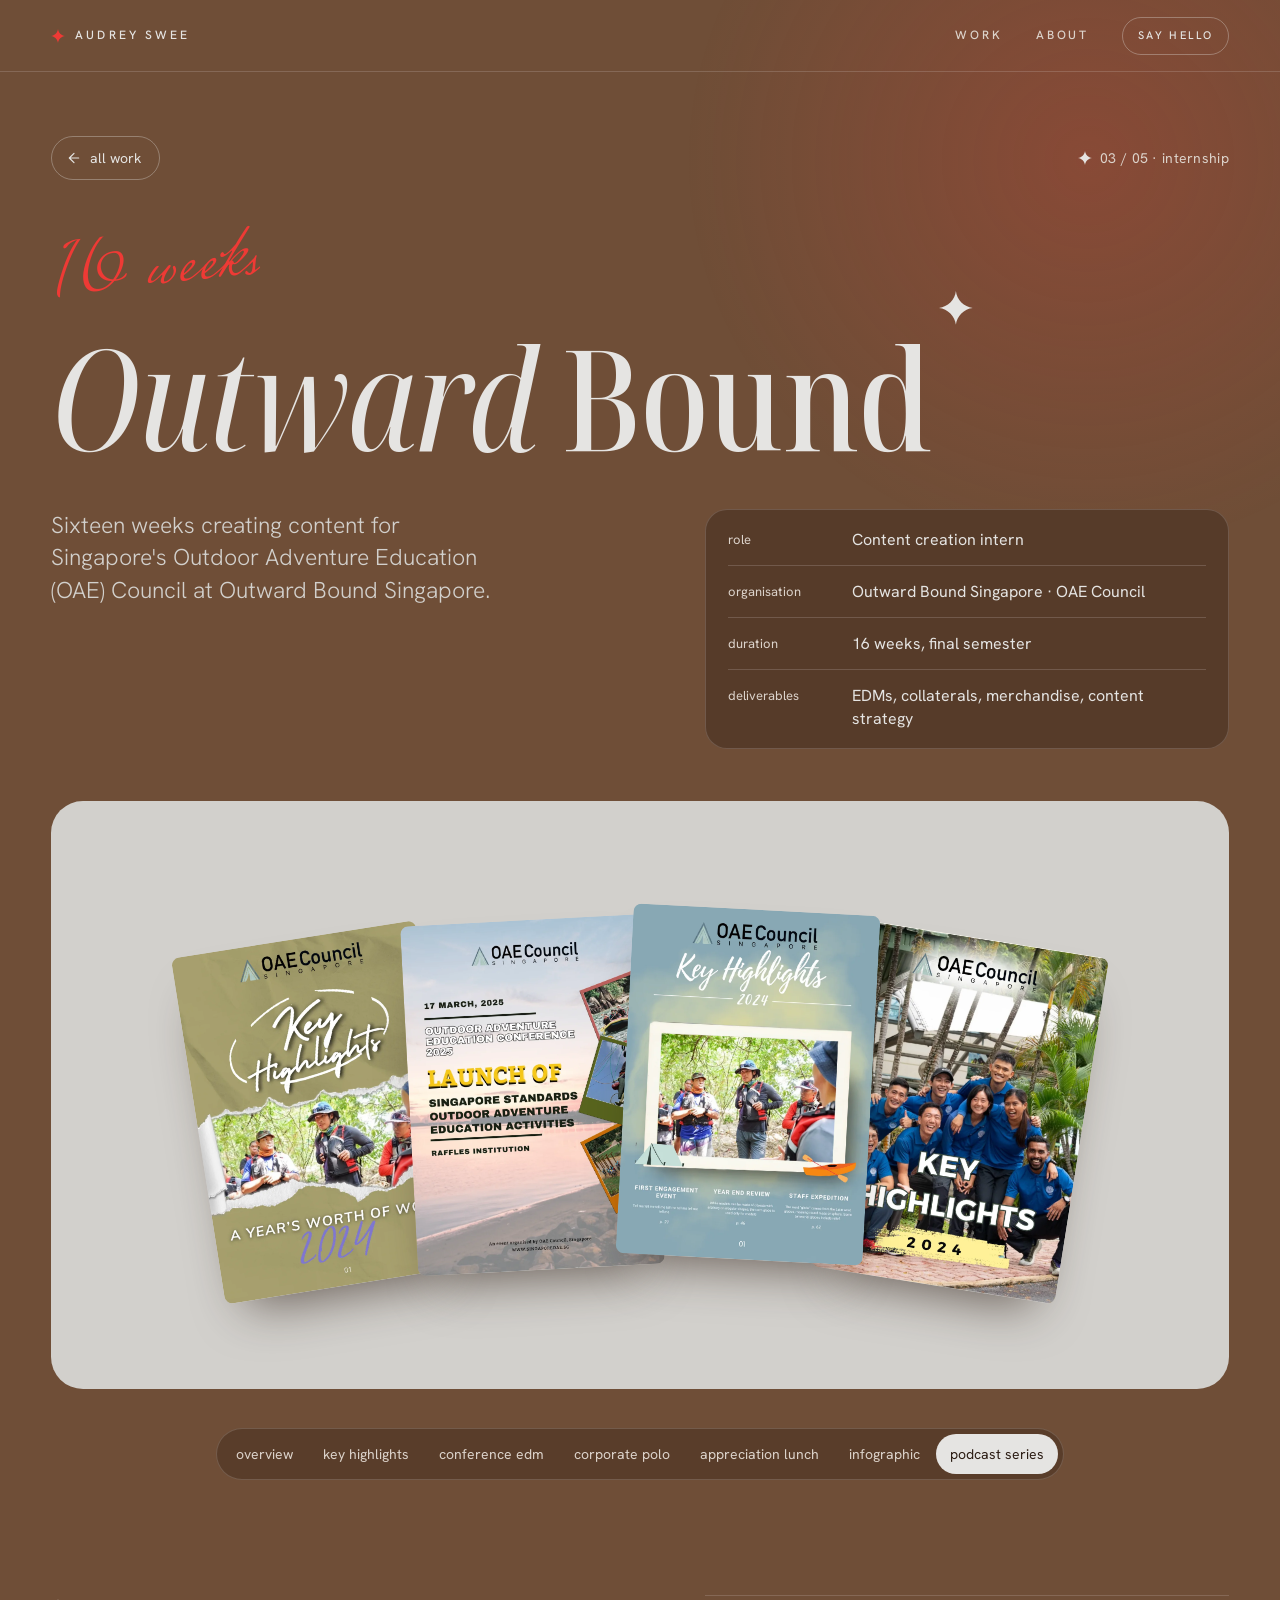
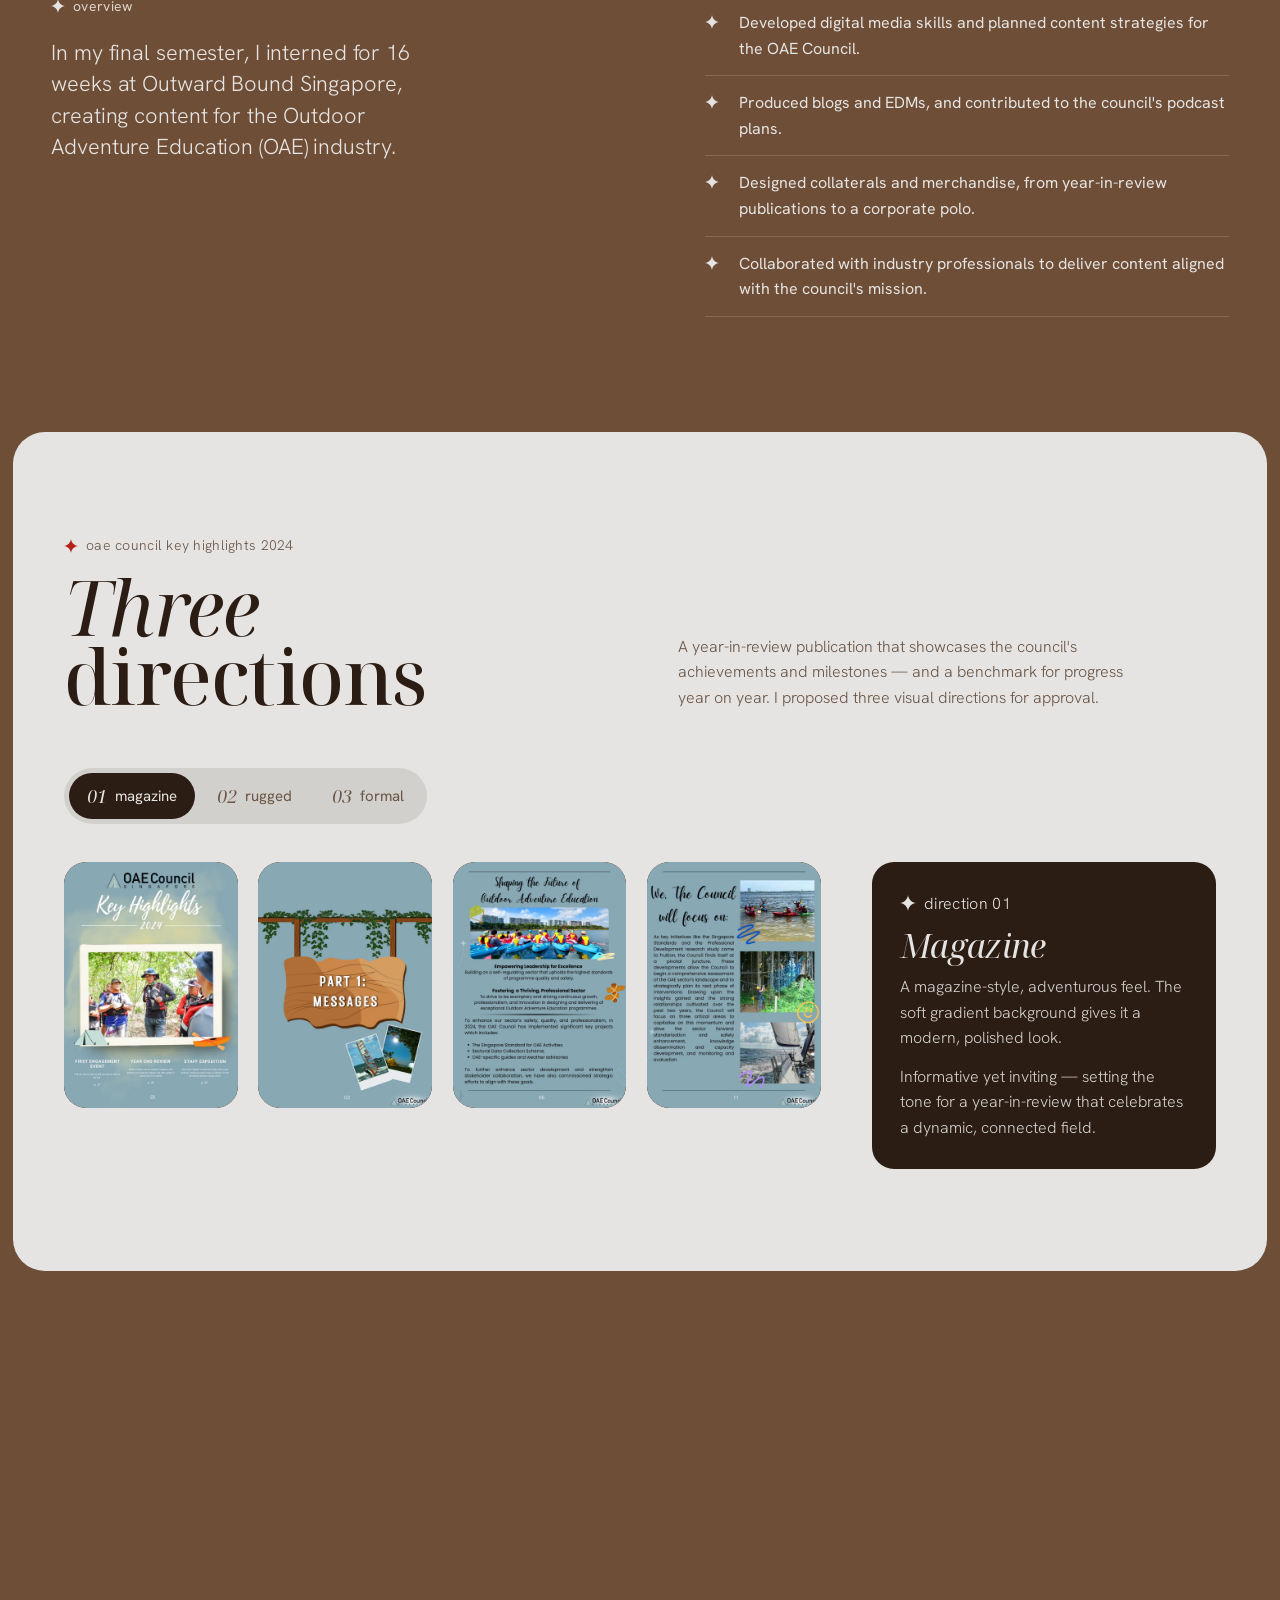
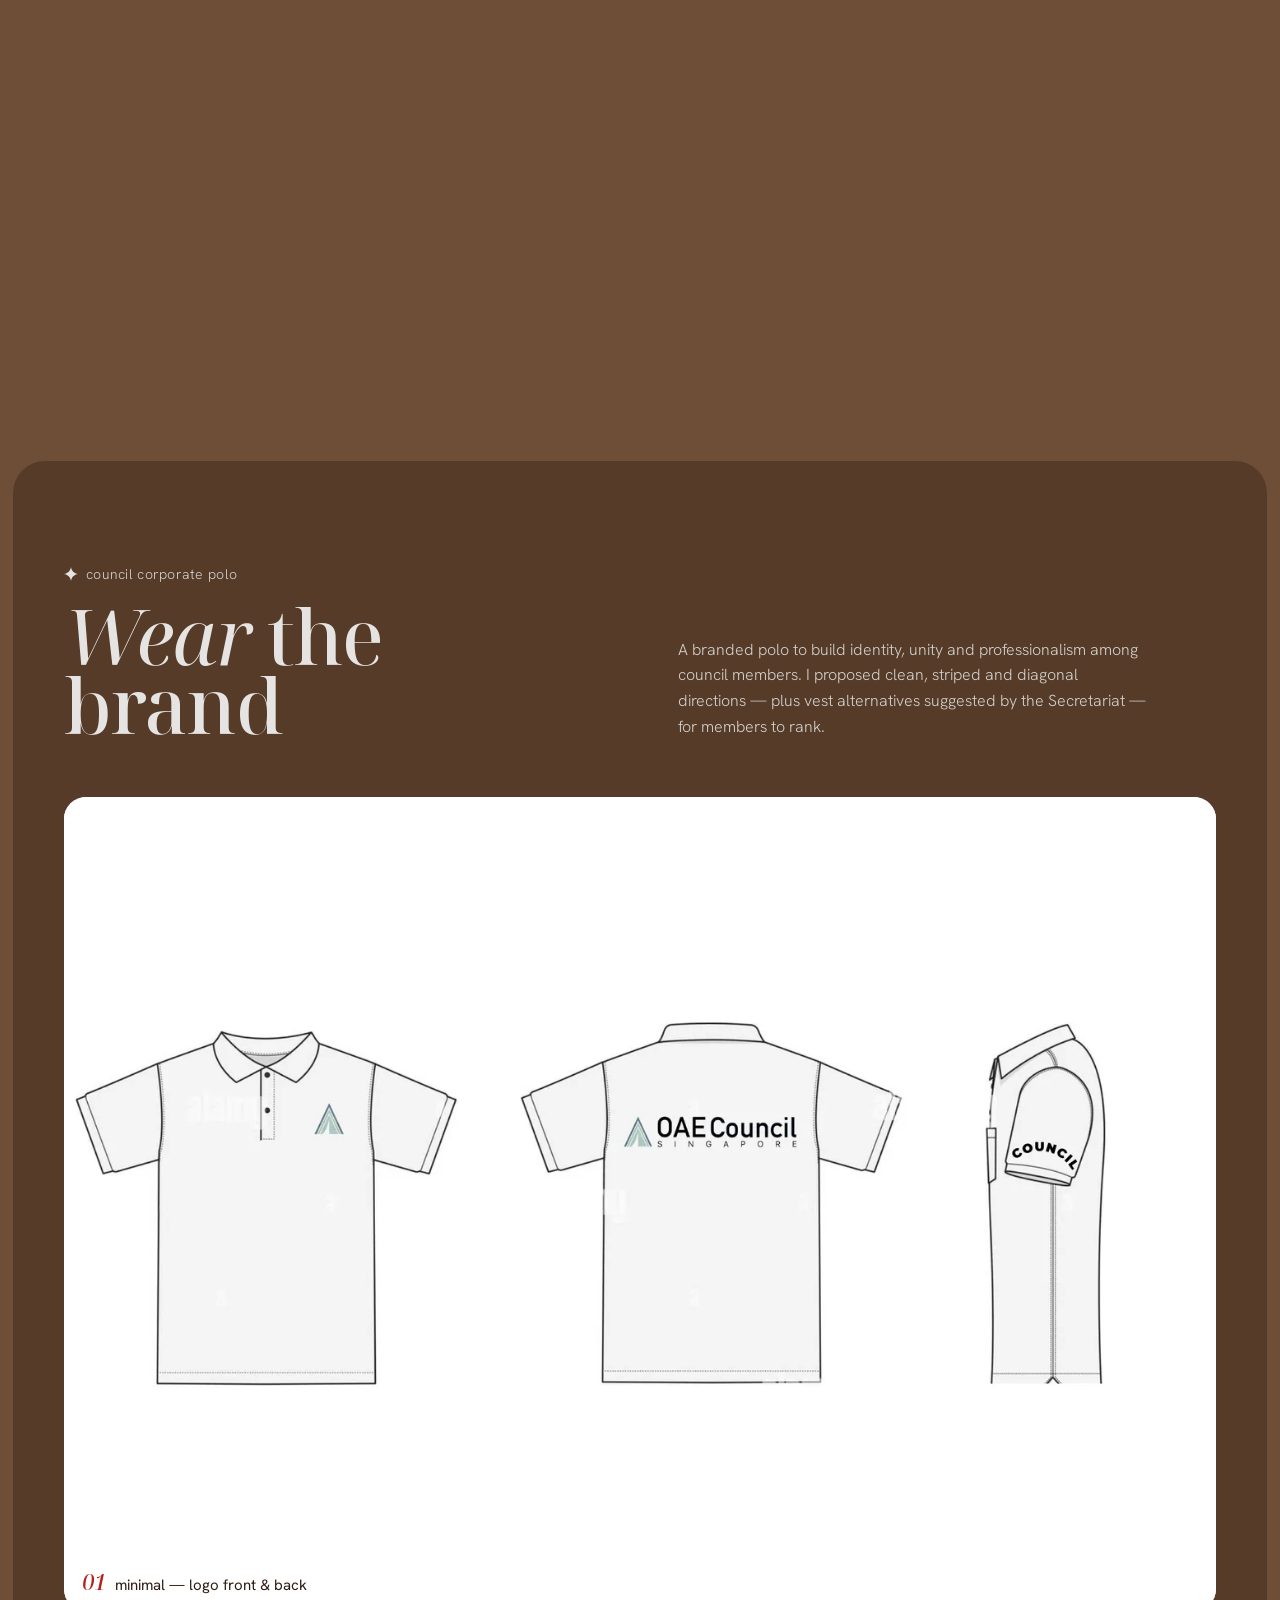
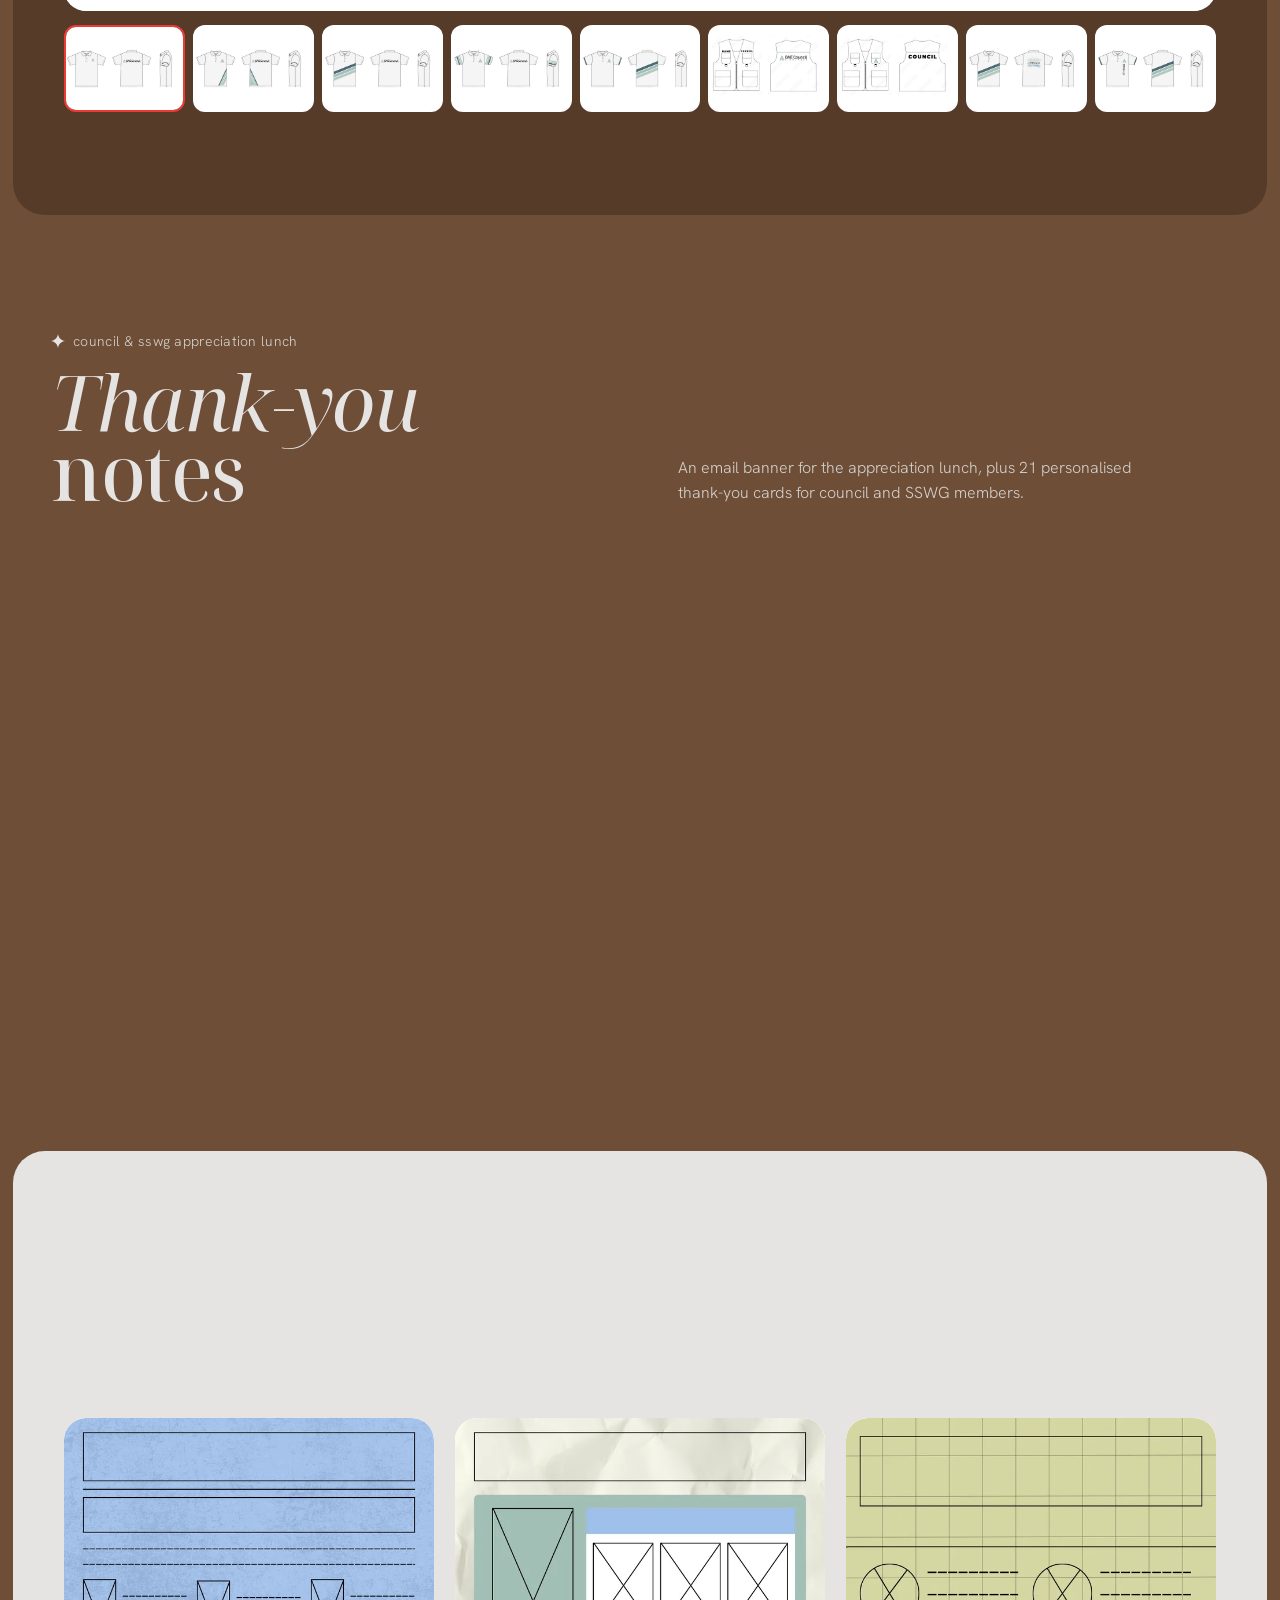
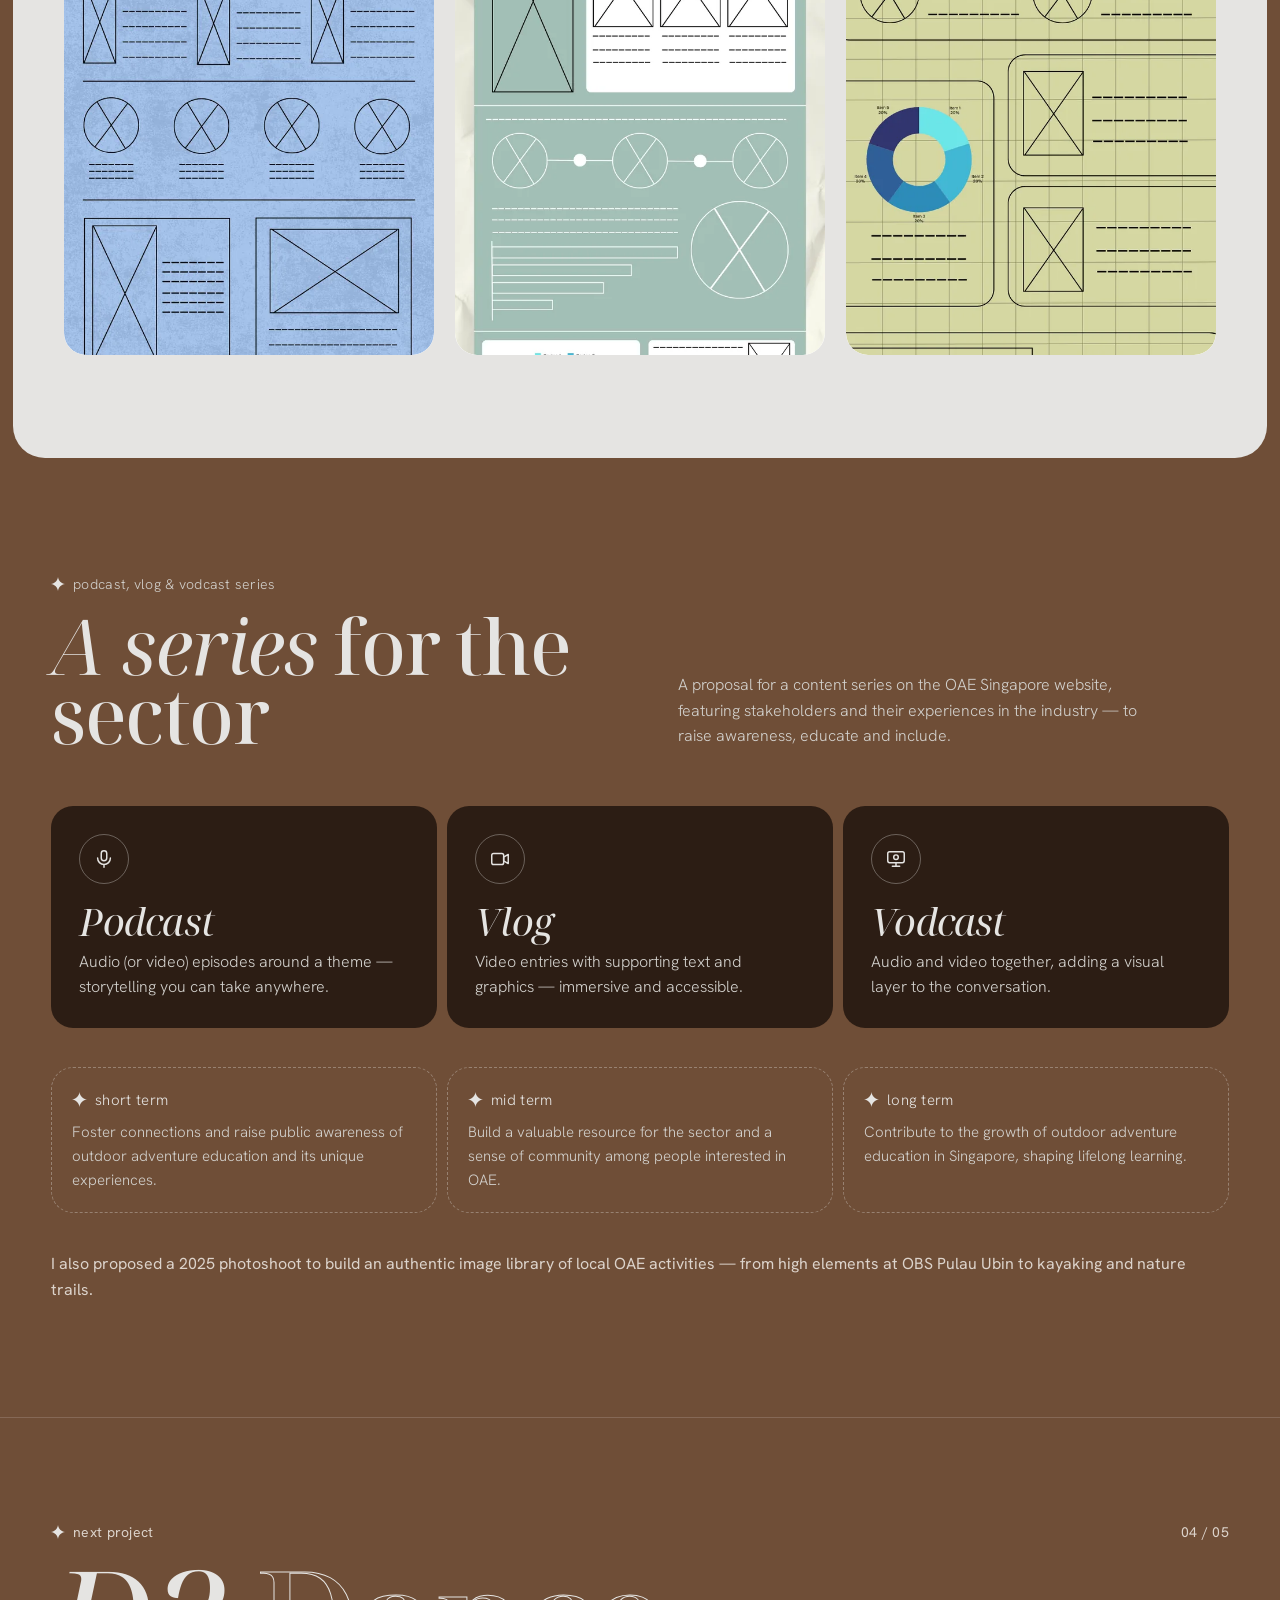
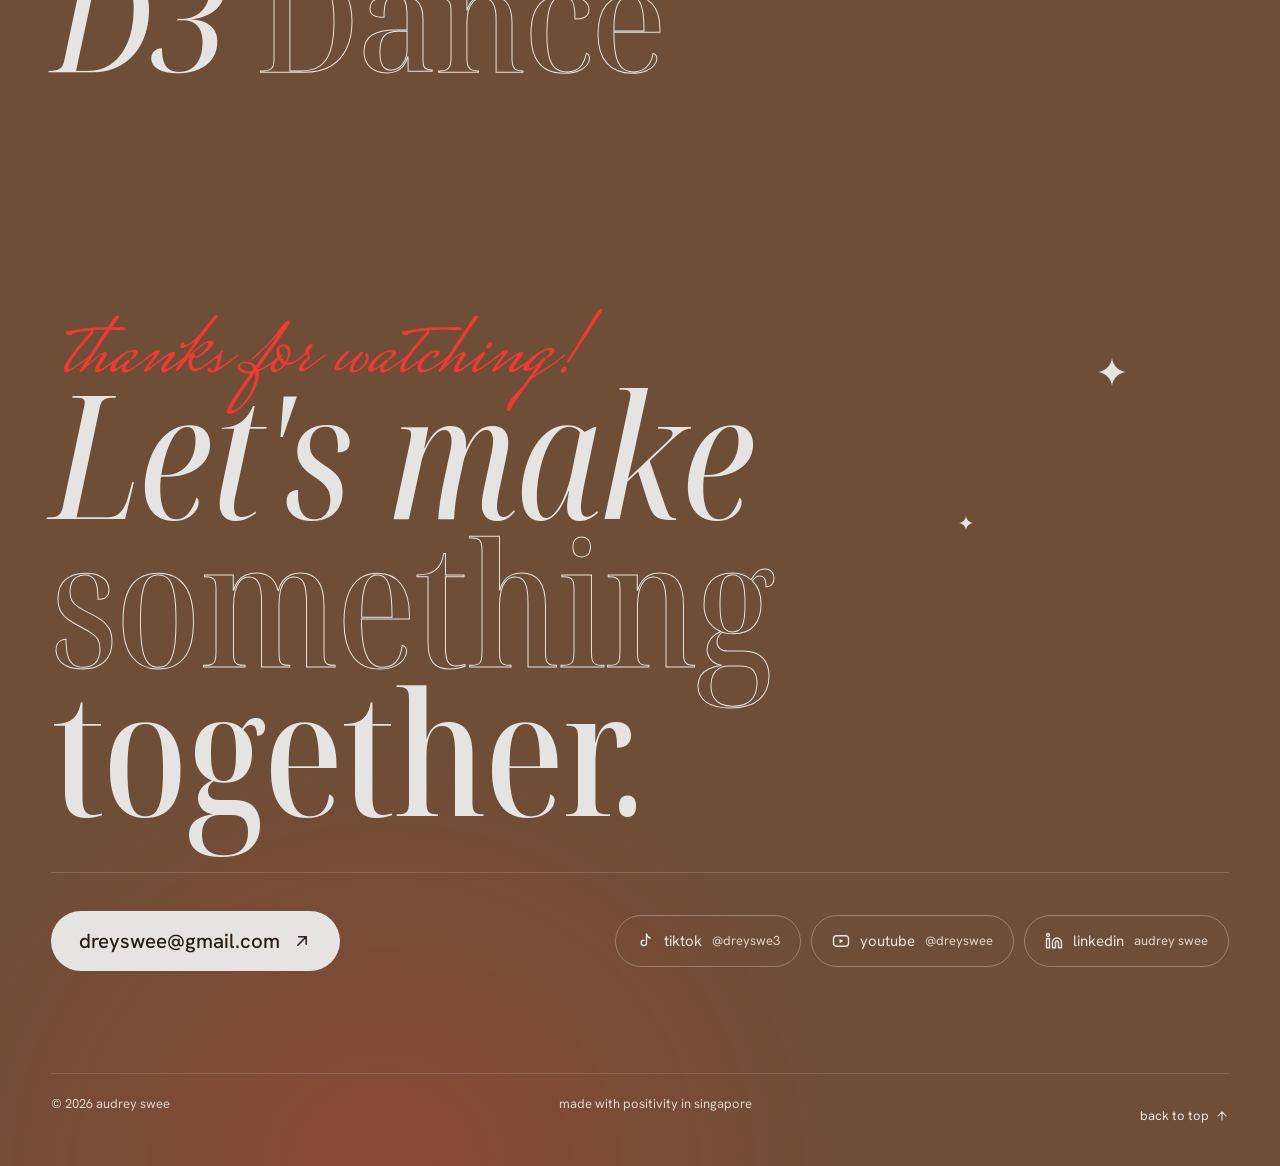
<file: work/outward-bound.html>
<!doctype html>
<html lang="en">
<head>
  <meta charset="utf-8">
  <meta name="viewport" content="width=device-width, initial-scale=1">
  <title>Outward Bound Singapore — Audrey Swee</title>
  <meta name="description" content="Audrey Swee's 16-week content creation internship for the OAE Council at Outward Bound Singapore: EDMs, collaterals, merchandise and a content series proposal.">
  <meta name="theme-color" content="#6F4E37">
  <meta property="og:title" content="Outward Bound Singapore — Audrey Swee">
  <meta property="og:description" content="Audrey Swee's 16-week content creation internship for the OAE Council at Outward Bound Singapore: EDMs, collaterals, merchandise and a content series proposal.">
  <meta property="og:image" content="../assets/img/obs/kh-a1.webp">
  <meta property="og:type" content="article">
  <link rel="icon" href="../assets/img/favicon.svg" type="image/svg+xml">
  <link rel="preconnect" href="https://fonts.googleapis.com">
  <link rel="preconnect" href="https://fonts.gstatic.com" crossorigin>
  <link rel="stylesheet" href="https://fonts.googleapis.com/css2?family=Noto+Serif+Display:ital,wdth,wght@0,62.5..100,300..800;1,62.5..100,300..800&family=Hanken+Grotesk:wght@300..700&family=Mrs+Saint+Delafield&display=swap">
  <link rel="stylesheet" href="../assets/css/style.css">
  <script>document.documentElement.classList.add('js');</script>
  <script defer src="../assets/js/main.js"></script>
</head>
<body class="project-page">
  <svg width="0" height="0" style="position:absolute" aria-hidden="true">
    <symbol id="spk" viewBox="0 0 24 24"><path d="M12 0c.6 6.2 5.8 11.4 12 12-6.2.6-11.4 5.8-12 12-.6-6.2-5.8-11.4-12-12C6.2 11.4 11.4 6.2 12 0z"/></symbol>
    <symbol id="i-arrow" viewBox="0 0 24 24"><path d="M7 17 17 7M8 7h9v9" fill="none" stroke="currentColor" stroke-width="1.8" stroke-linecap="round" stroke-linejoin="round"/></symbol>
    <symbol id="i-left" viewBox="0 0 24 24"><path d="M19 12H5M12 19l-7-7 7-7" fill="none" stroke="currentColor" stroke-width="1.8" stroke-linecap="round" stroke-linejoin="round"/></symbol>
    <symbol id="i-right" viewBox="0 0 24 24"><path d="M5 12h14M12 5l7 7-7 7" fill="none" stroke="currentColor" stroke-width="1.8" stroke-linecap="round" stroke-linejoin="round"/></symbol>
    <symbol id="i-up" viewBox="0 0 24 24"><path d="M12 19V5M5 12l7-7 7 7" fill="none" stroke="currentColor" stroke-width="1.8" stroke-linecap="round" stroke-linejoin="round"/></symbol>
    <symbol id="i-chev-l" viewBox="0 0 24 24"><path d="m15 18-6-6 6-6" fill="none" stroke="currentColor" stroke-width="2" stroke-linecap="round" stroke-linejoin="round"/></symbol>
    <symbol id="i-chev-r" viewBox="0 0 24 24"><path d="m9 18 6-6-6-6" fill="none" stroke="currentColor" stroke-width="2" stroke-linecap="round" stroke-linejoin="round"/></symbol>
    <symbol id="i-play" viewBox="0 0 24 24"><path d="M7 4.5v15l12.5-7.5z" fill="currentColor"/></symbol>
    <symbol id="i-tiktok" viewBox="0 0 24 24"><g fill="none" stroke="currentColor" stroke-width="1.8" stroke-linecap="round" stroke-linejoin="round"><path d="M14 3v11.5a3.5 3.5 0 1 1-3.5-3.5"/><path d="M14 3c.5 2.6 2.4 4.5 5 5"/></g></symbol>
    <symbol id="i-youtube" viewBox="0 0 24 24"><rect x="2" y="5" width="20" height="14" rx="4" fill="none" stroke="currentColor" stroke-width="1.8"/><path d="m10 9 5 3-5 3z" fill="currentColor"/></symbol>
    <symbol id="i-linkedin" viewBox="0 0 24 24"><g fill="none" stroke="currentColor" stroke-width="1.8" stroke-linecap="round" stroke-linejoin="round"><path d="M16 8a6 6 0 0 1 6 6v7h-4v-7a2 2 0 0 0-4 0v7h-4v-7a6 6 0 0 1 6-6z"/><rect x="2" y="9" width="4" height="12"/><circle cx="4" cy="4" r="2"/></g></symbol>
    <symbol id="bow" viewBox="0 0 120 100"><g fill="#140b08" stroke="#4a3027" stroke-width="1.6" stroke-linejoin="round"><path d="M57 47c-6 14-15 32-25 48l13-3 6 7c7-17 11-34 12-50z"/><path d="M63 47c6 14 15 32 25 48l-13-3-6 7c-7-17-11-34-12-50z"/><path d="M60 43C42 12 8 8 9 33c1 22 31 23 51 13z"/><path d="M60 43c18-31 52-35 51-10-1 22-31 23-51 13z"/><ellipse cx="60" cy="44" rx="9.5" ry="10.5"/></g><path d="M20 26c9-6 22-2 32 10M100 26c-9-6-22-2-32 10" fill="none" stroke="#6b4636" stroke-width="2" stroke-linecap="round"/></symbol>
  </svg>
  <a class="skip" href="#main">Skip to content</a>

  <header class="site-header" data-header>
    <a class="brand" href="../index.html" aria-label="Audrey Swee, home"><svg class="spk" aria-hidden="true"><use href="#spk"/></svg><span><i>audrey</i> swee</span></a>
    <nav class="nav" aria-label="Primary">
      <a href="../index.html#work">work</a>
      <a href="../index.html#about">about</a>
      <a class="nav__contact" href="#contact">contact</a>
      <a class="btn btn--line btn--sm" href="#contact">say hello</a>
    </nav>
  </header>

  <main id="main">
    <header class="p-hero">
      <div class="p-hero__top">
        <a class="back" href="../index.html#work"><svg aria-hidden="true"><use href="#i-left"/></svg>all work</a>
        <p class="cap"><svg class="spk" aria-hidden="true"><use href="#spk"/></svg>03 / 05 · internship</p>
      </div>
      <p class="p-label script" aria-hidden="true">16 weeks</p>
      <h1 class="p-title serif"><i class="w" style="--i:0">Outward</i> <span class="w" style="--i:1">Bound</span><svg class="spk twinkle" aria-hidden="true"><use href="#spk"/></svg></h1>
      <div class="p-intro">
        <p class="p-intro__sub">Sixteen weeks creating content for Singapore's Outdoor Adventure Education (OAE) Council at Outward Bound Singapore.</p>
        <dl class="info">
          <div><dt>role</dt><dd>Content creation intern</dd></div>
          <div><dt>organisation</dt><dd>Outward Bound Singapore · OAE Council</dd></div>
          <div><dt>duration</dt><dd>16 weeks, final semester</dd></div>
          <div><dt>deliverables</dt><dd>EDMs, collaterals, merchandise, content strategy</dd></div>
        </dl>
      </div>
    </header>

    <figure class="p-cover p-cover--stage p-cover--latte" style="view-transition-name: cover-obs">
      <div class="cover-fan">
        <img src="../assets/img/obs/kh-b1.webp" width="848" height="1200" alt="Key Highlights 2024, rugged direction cover">
        <img src="../assets/img/obs/edm-2.webp" width="848" height="1200" alt="OAE Conference 2025 EDM">
        <img src="../assets/img/obs/kh-a1.webp" width="848" height="1200" alt="Key Highlights 2024, magazine direction cover">
        <img src="../assets/img/obs/kh-c1.webp" width="848" height="1200" alt="Key Highlights 2024, formal direction cover">
      </div>
    </figure>

    <nav class="subnav mt-m" aria-label="On this page">
      <a href="#overview">overview</a><a href="#highlights">key highlights</a><a href="#edm">conference edm</a><a href="#polo">corporate polo</a><a href="#lunch">appreciation lunch</a><a href="#infographic">infographic</a><a href="#series">podcast series</a>
    </nav>

    <section class="p-section" id="overview" aria-label="Overview">
      <div class="overview">
        <div data-reveal>
          <p class="cap"><svg class="spk" aria-hidden="true"><use href="#spk"/></svg>overview</p>
          <p class="lead mt-s">In my final semester, I interned for 16 weeks at Outward Bound Singapore, creating content for the Outdoor Adventure Education (OAE) industry.</p>
        </div>
        <div data-reveal style="--d:.1s">
        <ul class="sparks">
          <li><svg class="spk" aria-hidden="true"><use href="#spk"/></svg><span>Developed digital media skills and planned content strategies for the OAE Council.</span></li>
          <li><svg class="spk" aria-hidden="true"><use href="#spk"/></svg><span>Produced blogs and EDMs, and contributed to the council's podcast plans.</span></li>
          <li><svg class="spk" aria-hidden="true"><use href="#spk"/></svg><span>Designed collaterals and merchandise, from year-in-review publications to a corporate polo.</span></li>
          <li><svg class="spk" aria-hidden="true"><use href="#spk"/></svg><span>Collaborated with industry professionals to deliver content aligned with the council's mission.</span></li>
        </ul>
        </div>
      </div>
    </section>

    <section id="highlights" class="p-section p-panel p-panel--latte" aria-labelledby="h-kh">
      <div class="p-head">
        <div data-reveal>
          <p class="cap"><svg class="spk" aria-hidden="true"><use href="#spk"/></svg>oae council key highlights 2024</p>
          <h2 class="serif" id="h-kh"><i>Three</i> directions</h2>
        </div>
        <p data-reveal style="--d:.12s">A year-in-review publication that showcases the council's achievements and milestones — and a benchmark for progress year on year. I proposed three visual directions for approval.</p>
      </div>
      <div class="tabs" data-tabs data-reveal>
        <div class="tabs__list" role="tablist" aria-label="Design directions">
          <button class="tab" role="tab" id="kh-t-a" aria-controls="kh-p-a" aria-selected="true"><i>01</i> magazine</button>
          <button class="tab" role="tab" id="kh-t-b" aria-controls="kh-p-b" aria-selected="false" tabindex="-1"><i>02</i> rugged</button>
          <button class="tab" role="tab" id="kh-t-c" aria-controls="kh-p-c" aria-selected="false" tabindex="-1"><i>03</i> formal</button>
        </div>
        <div class="tabpanel" role="tabpanel" id="kh-p-a" aria-labelledby="kh-t-a">
          <div class="gallery gallery--4">
            <div class="frame"><button class="zoom" type="button" data-lightbox="kh-a" data-caption="Key Highlights 2024 · Magazine direction · page 1" data-cursor="open"><img src="../assets/img/obs/kh-a1.webp" width="848" height="1200" alt="Key Highlights 2024 — Magazine direction, page 1" loading="lazy"></button></div>
            <div class="frame"><button class="zoom" type="button" data-lightbox="kh-a" data-caption="Key Highlights 2024 · Magazine direction · page 2" data-cursor="open"><img src="../assets/img/obs/kh-a2.webp" width="848" height="1200" alt="Key Highlights 2024 — Magazine direction, page 2" loading="lazy"></button></div>
            <div class="frame"><button class="zoom" type="button" data-lightbox="kh-a" data-caption="Key Highlights 2024 · Magazine direction · page 3" data-cursor="open"><img src="../assets/img/obs/kh-a3.webp" width="848" height="1200" alt="Key Highlights 2024 — Magazine direction, page 3" loading="lazy"></button></div>
            <div class="frame"><button class="zoom" type="button" data-lightbox="kh-a" data-caption="Key Highlights 2024 · Magazine direction · page 4" data-cursor="open"><img src="../assets/img/obs/kh-a4.webp" width="848" height="1200" alt="Key Highlights 2024 — Magazine direction, page 4" loading="lazy"></button></div>
          </div>
          <div class="note">
            <p class="cap"><svg class="spk" aria-hidden="true"><use href="#spk"/></svg>direction 01</p>
            <h3>Magazine</h3>
            <p>A magazine-style, adventurous feel. The soft gradient background gives it a modern, polished look.</p><p>Informative yet inviting — setting the tone for a year-in-review that celebrates a dynamic, connected field.</p>
          </div>
        </div>
        <div class="tabpanel" role="tabpanel" id="kh-p-b" aria-labelledby="kh-t-b" hidden>
          <div class="gallery gallery--4">
            <div class="frame"><button class="zoom" type="button" data-lightbox="kh-b" data-caption="Key Highlights 2024 · Rugged direction · page 1" data-cursor="open"><img src="../assets/img/obs/kh-b1.webp" width="848" height="1200" alt="Key Highlights 2024 — Rugged direction, page 1" loading="lazy"></button></div>
            <div class="frame"><button class="zoom" type="button" data-lightbox="kh-b" data-caption="Key Highlights 2024 · Rugged direction · page 2" data-cursor="open"><img src="../assets/img/obs/kh-b2.webp" width="848" height="1200" alt="Key Highlights 2024 — Rugged direction, page 2" loading="lazy"></button></div>
            <div class="frame"><button class="zoom" type="button" data-lightbox="kh-b" data-caption="Key Highlights 2024 · Rugged direction · page 3" data-cursor="open"><img src="../assets/img/obs/kh-b3.webp" width="848" height="1200" alt="Key Highlights 2024 — Rugged direction, page 3" loading="lazy"></button></div>
            <div class="frame"><button class="zoom" type="button" data-lightbox="kh-b" data-caption="Key Highlights 2024 · Rugged direction · page 4" data-cursor="open"><img src="../assets/img/obs/kh-b4.webp" width="848" height="1200" alt="Key Highlights 2024 — Rugged direction, page 4" loading="lazy"></button></div>
          </div>
          <div class="note">
            <p class="cap"><svg class="spk" aria-hidden="true"><use href="#spk"/></svg>direction 02</p>
            <h3>Rugged</h3>
            <p>A rugged, earthy take with a hands-on, outdoorsy feel. Torn-paper edges around the photos keep it informal and true to fieldwork.</p><p>The muted green adds an organic touch that complements the theme of exploration.</p>
          </div>
        </div>
        <div class="tabpanel" role="tabpanel" id="kh-p-c" aria-labelledby="kh-t-c" hidden>
          <div class="gallery gallery--4">
            <div class="frame"><button class="zoom" type="button" data-lightbox="kh-c" data-caption="Key Highlights 2024 · Formal direction · page 1" data-cursor="open"><img src="../assets/img/obs/kh-c1.webp" width="848" height="1200" alt="Key Highlights 2024 — Formal direction, page 1" loading="lazy"></button></div>
            <div class="frame"><button class="zoom" type="button" data-lightbox="kh-c" data-caption="Key Highlights 2024 · Formal direction · page 2" data-cursor="open"><img src="../assets/img/obs/kh-c2.webp" width="848" height="1200" alt="Key Highlights 2024 — Formal direction, page 2" loading="lazy"></button></div>
            <div class="frame"><button class="zoom" type="button" data-lightbox="kh-c" data-caption="Key Highlights 2024 · Formal direction · page 3" data-cursor="open"><img src="../assets/img/obs/kh-c3.webp" width="848" height="1200" alt="Key Highlights 2024 — Formal direction, page 3" loading="lazy"></button></div>
            <div class="frame"><button class="zoom" type="button" data-lightbox="kh-c" data-caption="Key Highlights 2024 · Formal direction · page 4" data-cursor="open"><img src="../assets/img/obs/kh-c4.webp" width="848" height="1200" alt="Key Highlights 2024 — Formal direction, page 4" loading="lazy"></button></div>
          </div>
          <div class="note">
            <p class="cap"><svg class="spk" aria-hidden="true"><use href="#spk"/></svg>direction 03</p>
            <h3>Formal</h3>
            <p>A formal yet approachable version. Lush greenery conveys openness and a connection with nature.</p><p>Even with a more professional tone, the important information stays clear and celebratory.</p>
          </div>
        </div>
      </div>
    </section>

    <section id="edm" class="p-section" aria-labelledby="h-edm">
      <div class="p-head">
        <div data-reveal>
          <p class="cap"><svg class="spk" aria-hidden="true"><use href="#spk"/></svg>oae conference 2025</p>
          <h2 class="serif" id="h-edm"><i>The</i> invitation</h2>
        </div>
        <p data-reveal style="--d:.12s">EDM routes for the Outdoor Adventure Education Conference on 17 March 2025, which launched the Singapore Standards for Outdoor Adventure Education Activities — from misty mountain illustration to polaroid collages.</p>
      </div>
      <div class="gallery gallery--4 tilted" data-reveal>
          <div class="frame"><button class="zoom" type="button" data-lightbox="edm" data-caption="OAE Conference 2025 EDM · option 1" data-cursor="open"><img src="../assets/img/obs/edm-1.webp" width="848" height="1200" alt="OAE Conference 2025 EDM, option 1" loading="lazy"></button></div>
          <div class="frame"><button class="zoom" type="button" data-lightbox="edm" data-caption="OAE Conference 2025 EDM · option 2" data-cursor="open"><img src="../assets/img/obs/edm-2.webp" width="848" height="1200" alt="OAE Conference 2025 EDM, option 2" loading="lazy"></button></div>
          <div class="frame"><button class="zoom" type="button" data-lightbox="edm" data-caption="OAE Conference 2025 EDM · option 3" data-cursor="open"><img src="../assets/img/obs/edm-3.webp" width="848" height="1200" alt="OAE Conference 2025 EDM, option 3" loading="lazy"></button></div>
          <div class="frame"><button class="zoom" type="button" data-lightbox="edm" data-caption="OAE Conference 2025 EDM · option 4" data-cursor="open"><img src="../assets/img/obs/edm-4.webp" width="848" height="1200" alt="OAE Conference 2025 EDM, option 4" loading="lazy"></button></div>
      </div>
    </section>

    <section id="polo" class="p-section p-panel p-panel--cocoa" aria-labelledby="h-polo">
      <div class="p-head">
        <div data-reveal>
          <p class="cap"><svg class="spk" aria-hidden="true"><use href="#spk"/></svg>council corporate polo</p>
          <h2 class="serif" id="h-polo"><i>Wear</i> the brand</h2>
        </div>
        <p data-reveal style="--d:.12s">A branded polo to build identity, unity and professionalism among council members. I proposed clean, striped and diagonal directions — plus vest alternatives suggested by the Secretariat — for members to rank.</p>
      </div>
      <div class="picker" data-picker data-reveal>
        <figure class="picker__stage">
          <img src="../assets/img/obs/polo-1.webp" width="1400" height="990" alt="Corporate polo design 01: Minimal — logo front &amp; back, shown front, back and side">
          <figcaption class="picker__caption"><span class="serif" data-picker-no>01</span><span data-picker-text>Minimal — logo front &amp; back</span></figcaption>
        </figure>
        <div class="picker__thumbs" role="group" aria-label="Choose a design">
            <button type="button" aria-pressed="true" aria-label="Design 01: Minimal — logo front &amp; back" data-src="../assets/img/obs/polo-1.webp" data-alt="Corporate polo design 01: Minimal — logo front &amp; back, shown front, back and side" data-caption="Minimal — logo front &amp; back"><img src="../assets/img/obs/polo-1.webp" width="1400" height="990" alt="" loading="lazy"></button>
            <button type="button" aria-pressed="false" aria-label="Design 02: Side stripes in council colours" data-src="../assets/img/obs/polo-2.webp" data-alt="Corporate polo design 02: Side stripes in council colours, shown front, back and side" data-caption="Side stripes in council colours"><img src="../assets/img/obs/polo-2.webp" width="1400" height="990" alt="" loading="lazy"></button>
            <button type="button" aria-pressed="false" aria-label="Design 03: A single chest stripe" data-src="../assets/img/obs/polo-3.webp" data-alt="Corporate polo design 03: A single chest stripe, shown front, back and side" data-caption="A single chest stripe"><img src="../assets/img/obs/polo-3.webp" width="1400" height="990" alt="" loading="lazy"></button>
            <button type="button" aria-pressed="false" aria-label="Design 04: Striped sleeve cuffs" data-src="../assets/img/obs/polo-4.webp" data-alt="Corporate polo design 04: Striped sleeve cuffs, shown front, back and side" data-caption="Striped sleeve cuffs"><img src="../assets/img/obs/polo-4.webp" width="1400" height="990" alt="" loading="lazy"></button>
            <button type="button" aria-pressed="false" aria-label="Design 05: Diagonal back stripes, tinted sleeves" data-src="../assets/img/obs/polo-5.webp" data-alt="Corporate polo design 05: Diagonal back stripes, tinted sleeves, shown front, back and side" data-caption="Diagonal back stripes, tinted sleeves"><img src="../assets/img/obs/polo-5.webp" width="1400" height="990" alt="" loading="lazy"></button>
            <button type="button" aria-pressed="false" aria-label="Design 06: Vest, personalised with a member's name" data-src="../assets/img/obs/polo-6.webp" data-alt="Corporate polo design 06: Vest, personalised with a member's name, shown front, back and side" data-caption="Vest, personalised with a member's name"><img src="../assets/img/obs/polo-6.webp" width="1400" height="990" alt="" loading="lazy"></button>
            <button type="button" aria-pressed="false" aria-label="Design 07: Vest with a bold council back print" data-src="../assets/img/obs/polo-7.webp" data-alt="Corporate polo design 07: Vest with a bold council back print, shown front, back and side" data-caption="Vest with a bold council back print"><img src="../assets/img/obs/polo-7.webp" width="1400" height="990" alt="" loading="lazy"></button>
            <button type="button" aria-pressed="false" aria-label="Design 08: Diagonal front stripes, sleeve tag" data-src="../assets/img/obs/polo-8.webp" data-alt="Corporate polo design 08: Diagonal front stripes, sleeve tag, shown front, back and side" data-caption="Diagonal front stripes, sleeve tag"><img src="../assets/img/obs/polo-8.webp" width="1400" height="990" alt="" loading="lazy"></button>
            <button type="button" aria-pressed="false" aria-label="Design 09: Diagonal front stripes, vertical sleeve type" data-src="../assets/img/obs/polo-9.webp" data-alt="Corporate polo design 09: Diagonal front stripes, vertical sleeve type, shown front, back and side" data-caption="Diagonal front stripes, vertical sleeve type"><img src="../assets/img/obs/polo-9.webp" width="1400" height="990" alt="" loading="lazy"></button>
        </div>
      </div>
    </section>

    <section id="lunch" class="p-section" aria-labelledby="h-lunch">
      <div class="p-head">
        <div data-reveal>
          <p class="cap"><svg class="spk" aria-hidden="true"><use href="#spk"/></svg>council &amp; sswg appreciation lunch</p>
          <h2 class="serif" id="h-lunch"><i>Thank-you</i> notes</h2>
        </div>
        <p data-reveal style="--d:.12s">An email banner for the appreciation lunch, plus 21 personalised thank-you cards for council and SSWG members.</p>
      </div>
      <div class="split" data-reveal>
        <div class="gallery">
          <div class="frame"><button class="zoom" type="button" data-lightbox="lunch" data-caption="Email banner · option 1" data-cursor="open"><img src="../assets/img/obs/lunch-banner-1.webp" width="600" height="200" alt="Council and SSWG Appreciation Lunch email banner, option 1" loading="lazy"></button></div>
          <div class="frame"><button class="zoom" type="button" data-lightbox="lunch" data-caption="Email banner · option 2" data-cursor="open"><img src="../assets/img/obs/lunch-banner-2.webp" width="600" height="200" alt="Council and SSWG Appreciation Lunch email banner, option 2" loading="lazy"></button></div>
        </div>
        <div>
          <div class="stack" data-stack>
            <button class="stack__card" type="button" aria-label="The card design. Show next card"><img src="../assets/img/obs/card-template.webp" width="1200" height="800" alt="The card design" loading="lazy"></button>
            <button class="stack__card" type="button" aria-label="Personalised card for Ari. Show next card"><img src="../assets/img/obs/card-ari.webp" width="1200" height="800" alt="Personalised card for Ari" loading="lazy"></button>
            <button class="stack__card" type="button" aria-label="Personalised card for Celine. Show next card"><img src="../assets/img/obs/card-celine.webp" width="1200" height="800" alt="Personalised card for Celine" loading="lazy"></button>
            <button class="stack__card" type="button" aria-label="Personalised card for Wendy. Show next card"><img src="../assets/img/obs/card-wendy.webp" width="1200" height="800" alt="Personalised card for Wendy" loading="lazy"></button>
            <button class="stack__card" type="button" aria-label="Personalised card for Graeme. Show next card"><img src="../assets/img/obs/card-graeme.webp" width="1200" height="800" alt="Personalised card for Graeme" loading="lazy"></button>
          </div>
          <p class="stack__hint"><span>tap the card to shuffle</span><span data-stack-count>01 / 05</span></p>
        </div>
      </div>
    </section>

    <section id="infographic" class="p-section p-panel p-panel--latte" aria-labelledby="h-info">
      <div class="p-head">
        <div data-reveal>
          <p class="cap"><svg class="spk" aria-hidden="true"><use href="#spk"/></svg>professional development research study</p>
          <h2 class="serif" id="h-info"><i>Data,</i> laid out</h2>
        </div>
        <p data-reveal style="--d:.12s">Layout explorations for an infographic summarising a research study — mapping how charts, figures and findings flow down the page. Hover to scroll each layout.</p>
      </div>
      <div class="gallery gallery--3" data-reveal>
          <div class="tall"><button class="zoom" type="button" data-lightbox="infographic" data-caption="Infographic layout option 1" data-cursor="open"><img src="../assets/img/obs/infographic-1.webp" width="640" height="1600" alt="Research study infographic, layout option 1" loading="lazy"></button></div>
          <div class="tall"><button class="zoom" type="button" data-lightbox="infographic" data-caption="Infographic layout option 2" data-cursor="open"><img src="../assets/img/obs/infographic-2.webp" width="640" height="1600" alt="Research study infographic, layout option 2" loading="lazy"></button></div>
          <div class="tall"><button class="zoom" type="button" data-lightbox="infographic" data-caption="Infographic layout option 3" data-cursor="open"><img src="../assets/img/obs/infographic-3.webp" width="640" height="1600" alt="Research study infographic, layout option 3" loading="lazy"></button></div>
      </div>
    </section>

    <section id="series" class="p-section" aria-labelledby="h-series">
      <div class="p-head">
        <div data-reveal>
          <p class="cap"><svg class="spk" aria-hidden="true"><use href="#spk"/></svg>podcast, vlog &amp; vodcast series</p>
          <h2 class="serif" id="h-series"><i>A series</i> for the sector</h2>
        </div>
        <p data-reveal style="--d:.12s">A proposal for a content series on the OAE Singapore website, featuring stakeholders and their experiences in the industry — to raise awareness, educate and include.</p>
      </div>
      <div class="formats" data-reveal>
        <div class="format"><span class="ico"><svg viewBox="0 0 24 24" fill="none" stroke="currentColor" stroke-width="1.6" stroke-linecap="round" aria-hidden="true"><rect x="9" y="3" width="6" height="11" rx="3"/><path d="M5 11a7 7 0 0 0 14 0M12 18v3"/></svg></span><h3>Podcast</h3><p>Audio (or video) episodes around a theme — storytelling you can take anywhere.</p></div>
        <div class="format"><span class="ico"><svg viewBox="0 0 24 24" fill="none" stroke="currentColor" stroke-width="1.6" stroke-linejoin="round" aria-hidden="true"><rect x="3" y="6" width="13" height="12" rx="2"/><path d="m16 10 5-3v10l-5-3z"/></svg></span><h3>Vlog</h3><p>Video entries with supporting text and graphics — immersive and accessible.</p></div>
        <div class="format"><span class="ico"><svg viewBox="0 0 24 24" fill="none" stroke="currentColor" stroke-width="1.6" stroke-linecap="round" aria-hidden="true"><rect x="3" y="4" width="18" height="12" rx="2"/><path d="M8 20h8M12 16v4"/><circle cx="12" cy="10" r="2.5"/></svg></span><h3>Vodcast</h3><p>Audio and video together, adding a visual layer to the conversation.</p></div>
      </div>
      <ol class="timeline" data-reveal>
        <li><p class="cap"><svg class="spk" aria-hidden="true"><use href="#spk"/></svg>short term</p><p>Foster connections and raise public awareness of outdoor adventure education and its unique experiences.</p></li>
        <li><p class="cap"><svg class="spk" aria-hidden="true"><use href="#spk"/></svg>mid term</p><p>Build a valuable resource for the sector and a sense of community among people interested in OAE.</p></li>
        <li><p class="cap"><svg class="spk" aria-hidden="true"><use href="#spk"/></svg>long term</p><p>Contribute to the growth of outdoor adventure education in Singapore, shaping lifelong learning.</p></li>
      </ol>
      <p class="muted mt-m" data-reveal>I also proposed a 2025 photoshoot to build an authentic image library of local OAE activities — from high elements at OBS Pulau Ubin to kayaking and nature trails.</p>
    </section>

    <a class="next" href="d3.html" data-cursor="next">
      <span class="next__label"><span class="cap"><svg class="spk" aria-hidden="true"><use href="#spk"/></svg>next project</span><span class="cap">04 / 05</span></span>
      <span class="next__title serif"><i>D3</i> <span class="outline">Dance</span></span>
      <img class="next__img" src="../assets/img/posters/d3-recital.webp" alt="" loading="lazy">
    </a>
  </main>

  <footer id="contact" class="site-footer">
    <svg class="float-spk twinkle" style="--s:28px;right:12%;top:18%" aria-hidden="true"><use href="#spk"/></svg>
    <svg class="float-spk twinkle" style="--s:14px;right:24%;top:34%;--tw:1s" aria-hidden="true"><use href="#spk"/></svg>
    <div class="footer__top">
      <div>
        <p class="footer__script script" aria-hidden="true" data-reveal>thanks for watching!</p>
        <h2 class="footer__title serif" data-reveal style="--d:.1s">
          <span class="l1">Let's make</span><br>
          <span class="outline">something</span><br>
          <span>together.</span>
        </h2>
      </div>
      <div class="footer__row" data-reveal style="--d:.2s">
        <a class="footer__email" href="mailto:dreyswee@gmail.com" data-magnetic>dreyswee@gmail.com <svg aria-hidden="true"><use href="#i-arrow"/></svg></a>
        <div class="socials">
          <a href="https://www.tiktok.com/@dreyswe3" target="_blank" rel="noopener"><svg aria-hidden="true"><use href="#i-tiktok"/></svg>tiktok <small>@dreyswe3</small></a>
          <a href="https://www.youtube.com/@dreyswee" target="_blank" rel="noopener"><svg aria-hidden="true"><use href="#i-youtube"/></svg>youtube <small>@dreyswee</small></a>
          <a href="https://www.linkedin.com/in/audrey-swee-32b4272a1/" target="_blank" rel="noopener"><svg aria-hidden="true"><use href="#i-linkedin"/></svg>linkedin <small>audrey swee</small></a>
        </div>
      </div>
    </div>
    <div class="footer__bottom">
      <span>© <span data-year>2026</span> audrey swee</span>
      <span>made with positivity in singapore</span>
      <a href="#main" data-top>back to top <svg aria-hidden="true"><use href="#i-up"/></svg></a>
    </div>
  </footer>
</body>
</html>
</file>
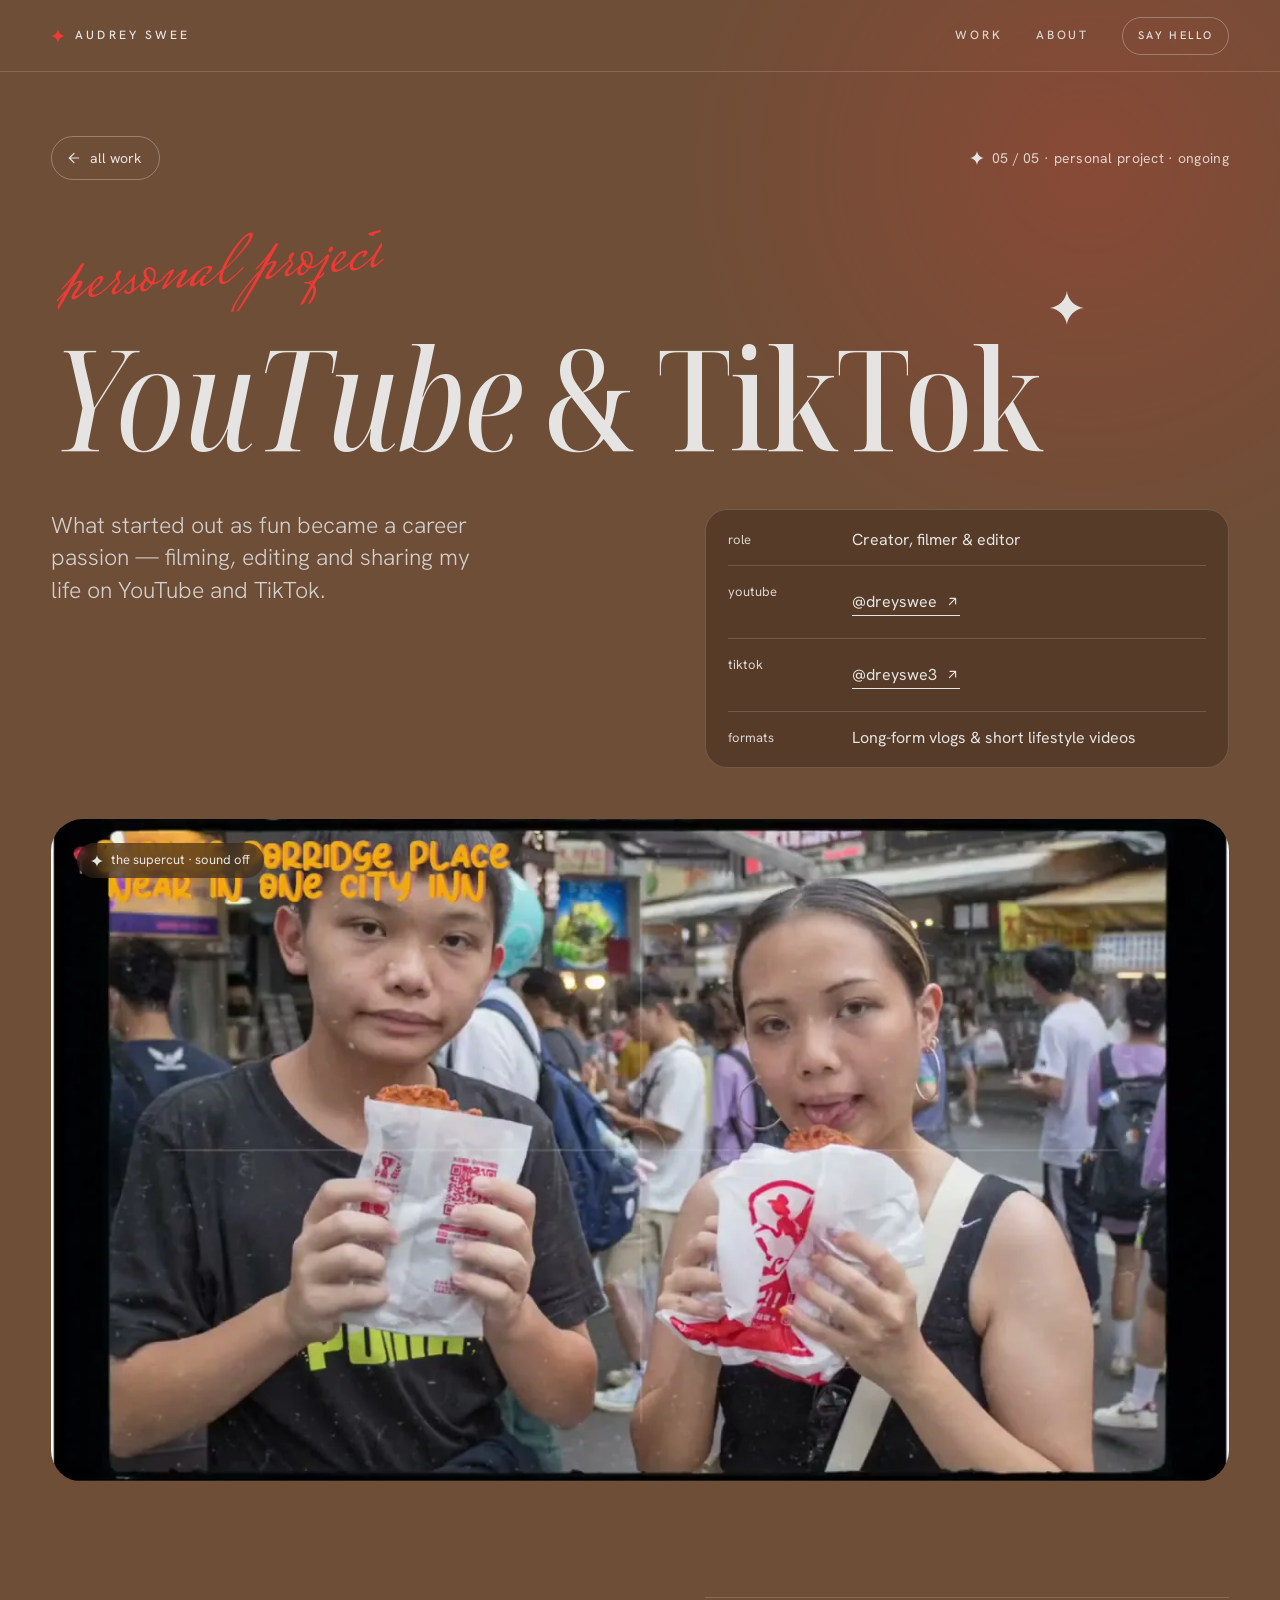
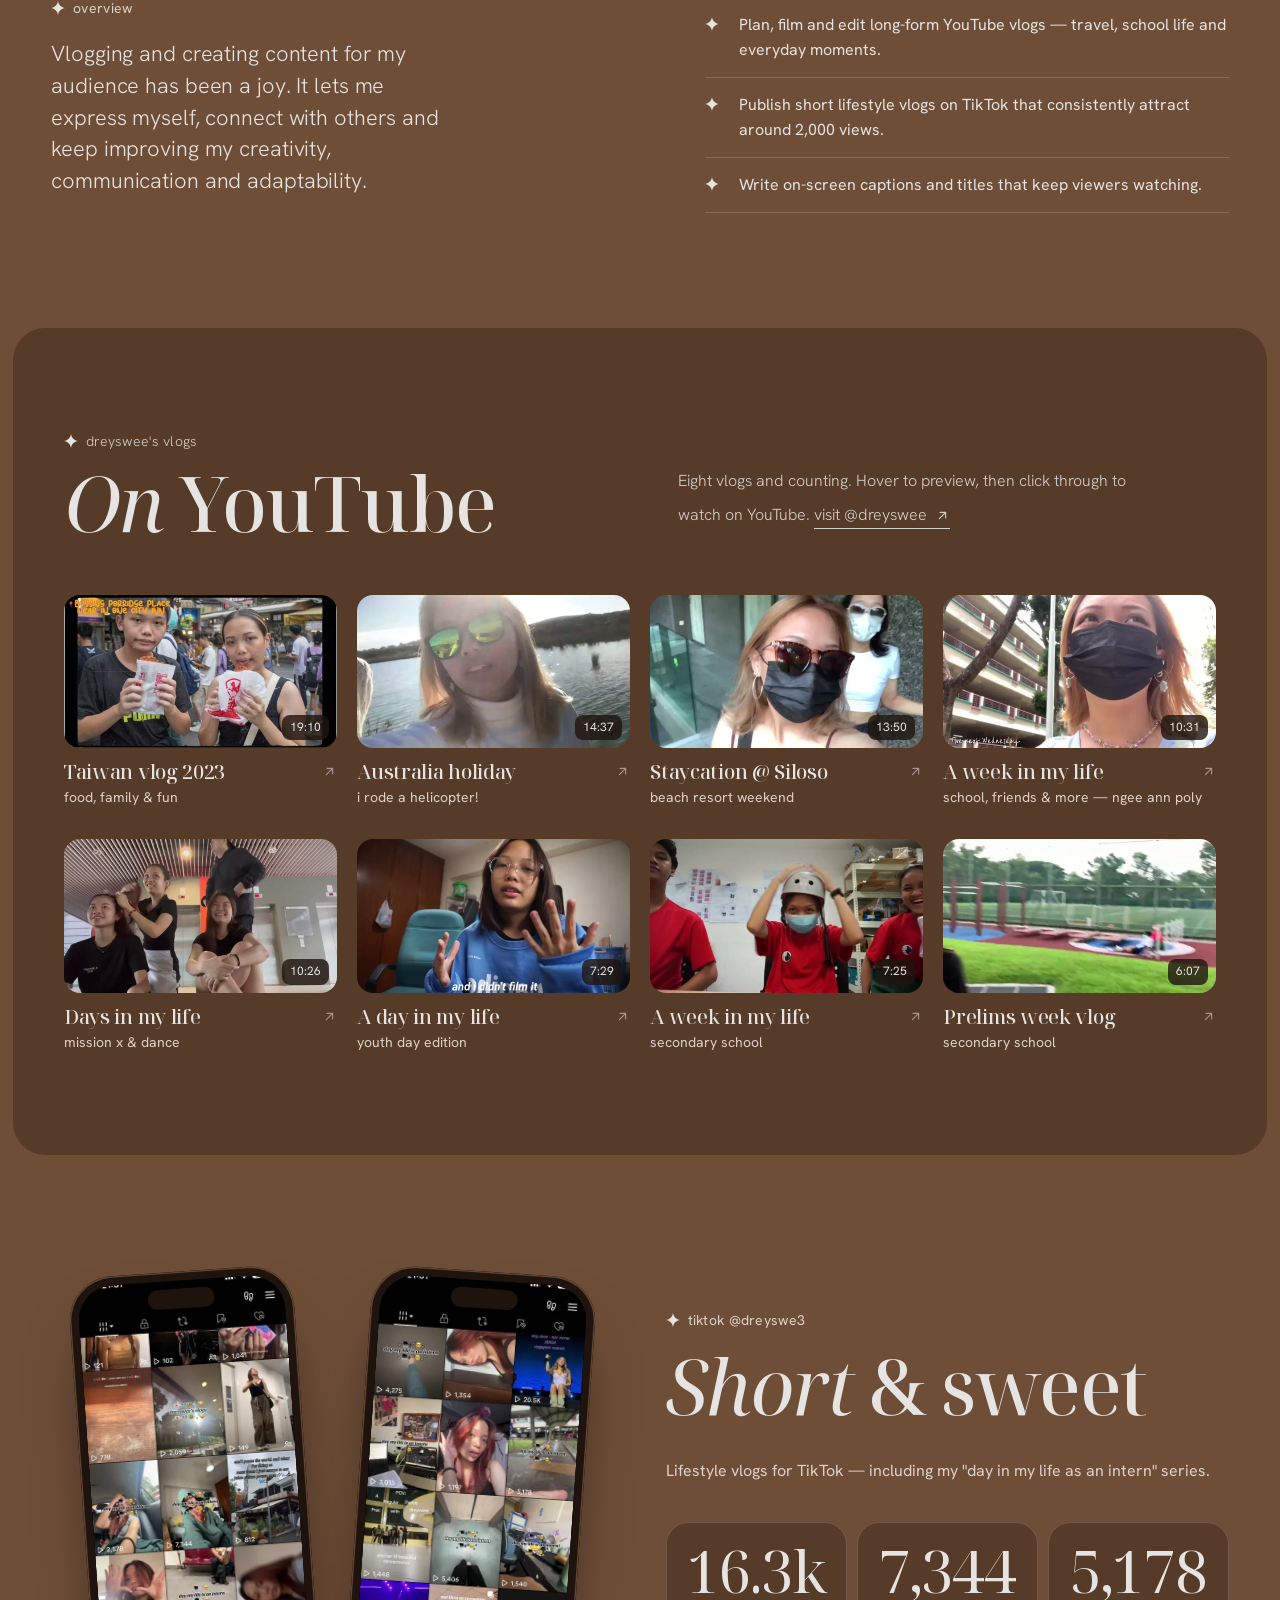
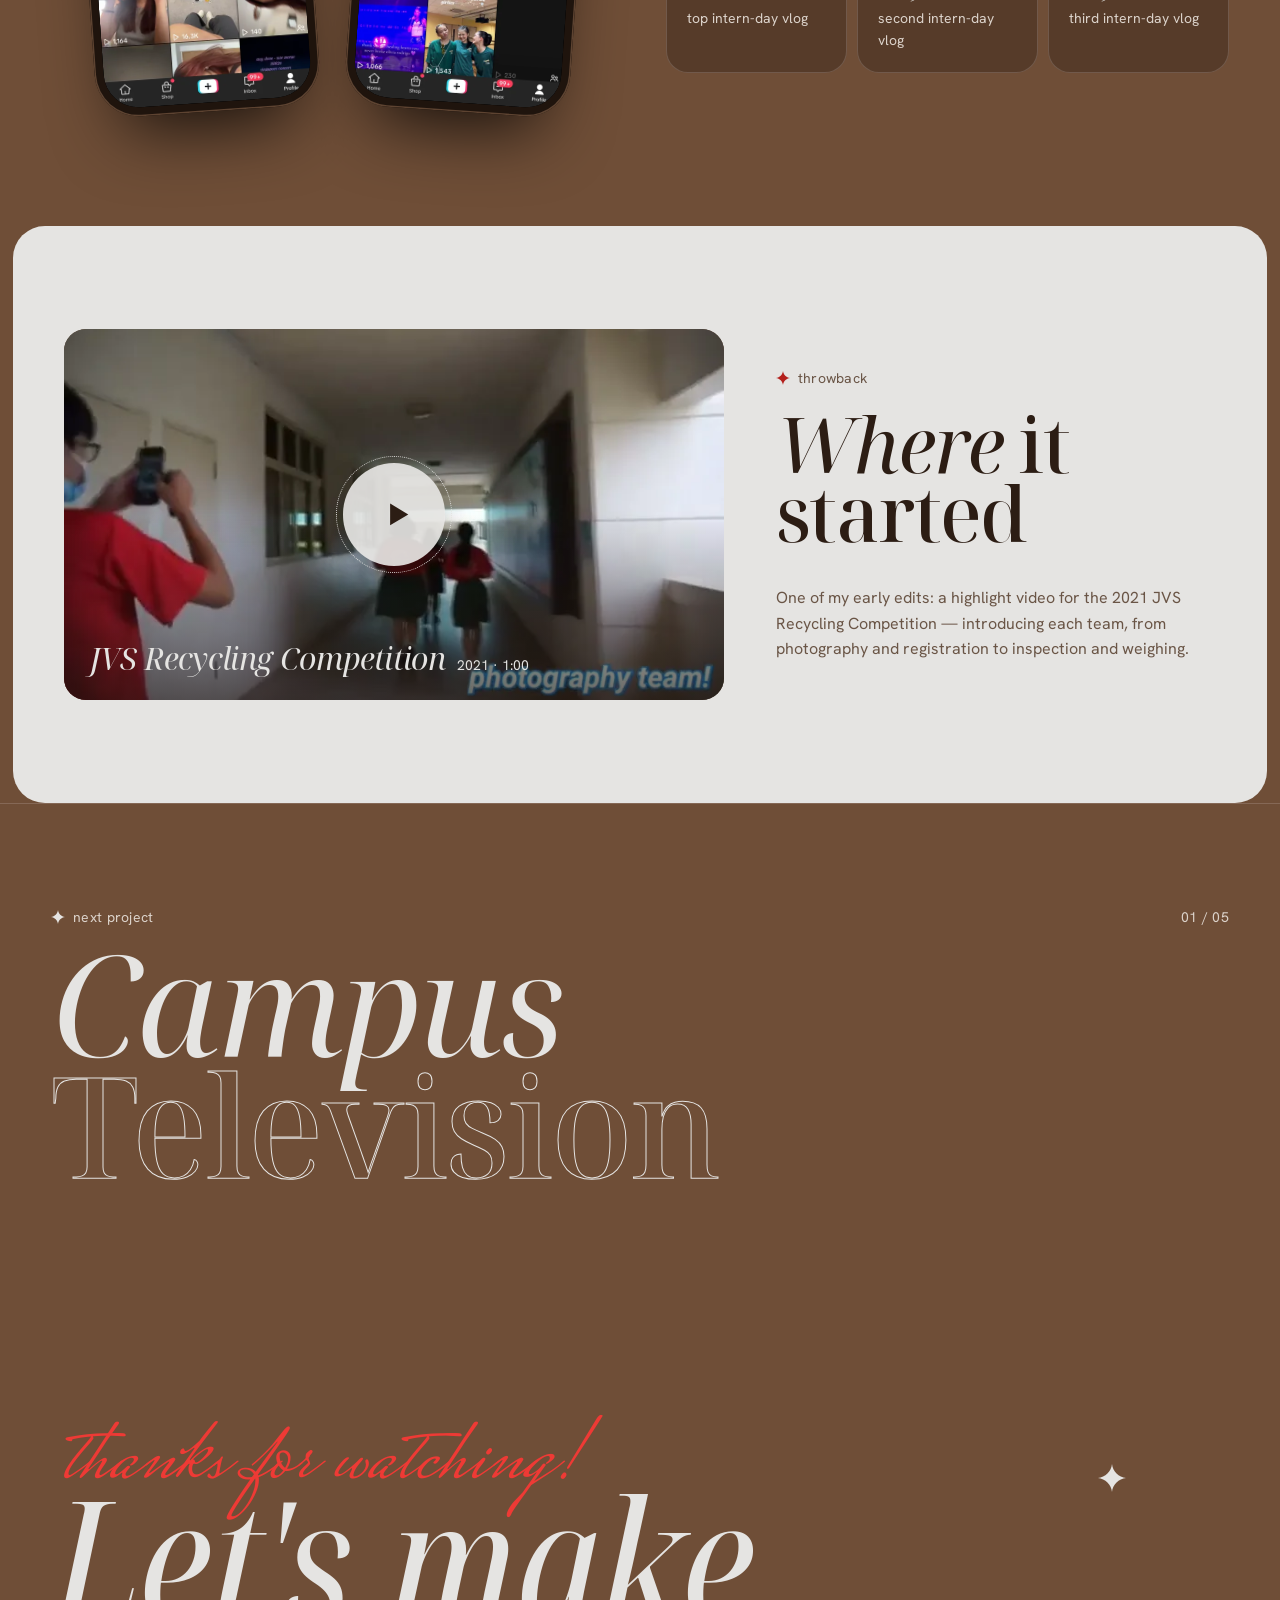
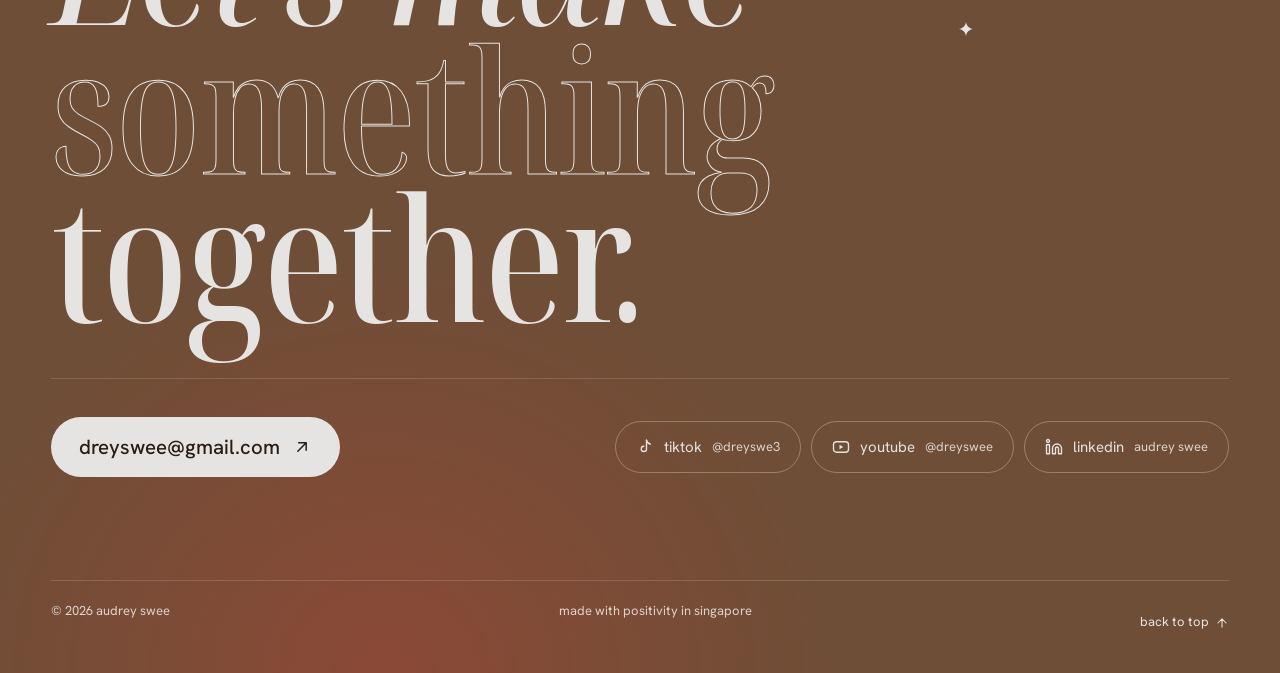
<file: work/vlogs.html>
<!doctype html>
<html lang="en">
<head>
  <meta charset="utf-8">
  <meta name="viewport" content="width=device-width, initial-scale=1">
  <title>YouTube &amp; TikTok — Audrey Swee</title>
  <meta name="description" content="Audrey Swee's vlogs on YouTube (dreyswee's vlogs) and TikTok (@dreyswe3) — filmed, edited and hosted by her.">
  <meta name="theme-color" content="#6F4E37">
  <meta property="og:title" content="YouTube &amp; TikTok — Audrey Swee">
  <meta property="og:description" content="Audrey Swee's vlogs on YouTube (dreyswee's vlogs) and TikTok (@dreyswe3) — filmed, edited and hosted by her.">
  <meta property="og:image" content="../assets/img/posters/vlog-australia.webp">
  <meta property="og:type" content="article">
  <link rel="icon" href="../assets/img/favicon.svg" type="image/svg+xml">
  <link rel="preconnect" href="https://fonts.googleapis.com">
  <link rel="preconnect" href="https://fonts.gstatic.com" crossorigin>
  <link rel="stylesheet" href="https://fonts.googleapis.com/css2?family=Noto+Serif+Display:ital,wdth,wght@0,62.5..100,300..800;1,62.5..100,300..800&family=Hanken+Grotesk:wght@300..700&family=Mrs+Saint+Delafield&display=swap">
  <link rel="stylesheet" href="../assets/css/style.css">
  <script>document.documentElement.classList.add('js');</script>
  <script defer src="../assets/js/main.js"></script>
</head>
<body class="project-page">
  <svg width="0" height="0" style="position:absolute" aria-hidden="true">
    <symbol id="spk" viewBox="0 0 24 24"><path d="M12 0c.6 6.2 5.8 11.4 12 12-6.2.6-11.4 5.8-12 12-.6-6.2-5.8-11.4-12-12C6.2 11.4 11.4 6.2 12 0z"/></symbol>
    <symbol id="i-arrow" viewBox="0 0 24 24"><path d="M7 17 17 7M8 7h9v9" fill="none" stroke="currentColor" stroke-width="1.8" stroke-linecap="round" stroke-linejoin="round"/></symbol>
    <symbol id="i-left" viewBox="0 0 24 24"><path d="M19 12H5M12 19l-7-7 7-7" fill="none" stroke="currentColor" stroke-width="1.8" stroke-linecap="round" stroke-linejoin="round"/></symbol>
    <symbol id="i-right" viewBox="0 0 24 24"><path d="M5 12h14M12 5l7 7-7 7" fill="none" stroke="currentColor" stroke-width="1.8" stroke-linecap="round" stroke-linejoin="round"/></symbol>
    <symbol id="i-up" viewBox="0 0 24 24"><path d="M12 19V5M5 12l7-7 7 7" fill="none" stroke="currentColor" stroke-width="1.8" stroke-linecap="round" stroke-linejoin="round"/></symbol>
    <symbol id="i-chev-l" viewBox="0 0 24 24"><path d="m15 18-6-6 6-6" fill="none" stroke="currentColor" stroke-width="2" stroke-linecap="round" stroke-linejoin="round"/></symbol>
    <symbol id="i-chev-r" viewBox="0 0 24 24"><path d="m9 18 6-6-6-6" fill="none" stroke="currentColor" stroke-width="2" stroke-linecap="round" stroke-linejoin="round"/></symbol>
    <symbol id="i-play" viewBox="0 0 24 24"><path d="M7 4.5v15l12.5-7.5z" fill="currentColor"/></symbol>
    <symbol id="i-tiktok" viewBox="0 0 24 24"><g fill="none" stroke="currentColor" stroke-width="1.8" stroke-linecap="round" stroke-linejoin="round"><path d="M14 3v11.5a3.5 3.5 0 1 1-3.5-3.5"/><path d="M14 3c.5 2.6 2.4 4.5 5 5"/></g></symbol>
    <symbol id="i-youtube" viewBox="0 0 24 24"><rect x="2" y="5" width="20" height="14" rx="4" fill="none" stroke="currentColor" stroke-width="1.8"/><path d="m10 9 5 3-5 3z" fill="currentColor"/></symbol>
    <symbol id="i-linkedin" viewBox="0 0 24 24"><g fill="none" stroke="currentColor" stroke-width="1.8" stroke-linecap="round" stroke-linejoin="round"><path d="M16 8a6 6 0 0 1 6 6v7h-4v-7a2 2 0 0 0-4 0v7h-4v-7a6 6 0 0 1 6-6z"/><rect x="2" y="9" width="4" height="12"/><circle cx="4" cy="4" r="2"/></g></symbol>
    <symbol id="bow" viewBox="0 0 120 100"><g fill="#140b08" stroke="#4a3027" stroke-width="1.6" stroke-linejoin="round"><path d="M57 47c-6 14-15 32-25 48l13-3 6 7c7-17 11-34 12-50z"/><path d="M63 47c6 14 15 32 25 48l-13-3-6 7c-7-17-11-34-12-50z"/><path d="M60 43C42 12 8 8 9 33c1 22 31 23 51 13z"/><path d="M60 43c18-31 52-35 51-10-1 22-31 23-51 13z"/><ellipse cx="60" cy="44" rx="9.5" ry="10.5"/></g><path d="M20 26c9-6 22-2 32 10M100 26c-9-6-22-2-32 10" fill="none" stroke="#6b4636" stroke-width="2" stroke-linecap="round"/></symbol>
  </svg>
  <a class="skip" href="#main">Skip to content</a>

  <header class="site-header" data-header>
    <a class="brand" href="../index.html" aria-label="Audrey Swee, home"><svg class="spk" aria-hidden="true"><use href="#spk"/></svg><span><i>audrey</i> swee</span></a>
    <nav class="nav" aria-label="Primary">
      <a href="../index.html#work">work</a>
      <a href="../index.html#about">about</a>
      <a class="nav__contact" href="#contact">contact</a>
      <a class="btn btn--line btn--sm" href="#contact">say hello</a>
    </nav>
  </header>

  <main id="main">
    <header class="p-hero">
      <div class="p-hero__top">
        <a class="back" href="../index.html#work"><svg aria-hidden="true"><use href="#i-left"/></svg>all work</a>
        <p class="cap"><svg class="spk" aria-hidden="true"><use href="#spk"/></svg>05 / 05 · personal project · ongoing</p>
      </div>
      <p class="p-label script" aria-hidden="true">personal project</p>
      <h1 class="p-title serif"><i class="w" style="--i:0">YouTube</i> <span class="w" style="--i:1">&amp;</span> <span class="w" style="--i:2">TikTok</span><svg class="spk twinkle" aria-hidden="true"><use href="#spk"/></svg></h1>
      <div class="p-intro">
        <p class="p-intro__sub">What started out as fun became a career passion — filming, editing and sharing my life on YouTube and TikTok.</p>
        <dl class="info">
          <div><dt>role</dt><dd>Creator, filmer &amp; editor</dd></div>
          <div><dt>youtube</dt><dd><a class="u-link" href="https://www.youtube.com/@dreyswee" target="_blank" rel="noopener">@dreyswee <svg aria-hidden="true"><use href="#i-arrow"/></svg></a></dd></div>
          <div><dt>tiktok</dt><dd><a class="u-link" href="https://www.tiktok.com/@dreyswe3" target="_blank" rel="noopener">@dreyswe3 <svg aria-hidden="true"><use href="#i-arrow"/></svg></a></dd></div>
          <div><dt>formats</dt><dd>Long-form vlogs &amp; short lifestyle videos</dd></div>
        </dl>
      </div>
    </header>

    <figure class="p-cover p-cover--video" style="view-transition-name: cover-vlogs">
      <video src="../assets/video/vlogs/reel.mp4" poster="../assets/img/posters/reel.webp?v=3" muted loop playsinline autoplay data-ambient aria-label="A silent supercut of moments from Audrey's vlogs"></video>
      <span class="cover-label"><svg class="spk" aria-hidden="true"><use href="#spk"/></svg>the supercut · sound off</span>
    </figure>

    <section class="p-section" aria-label="Overview">
      <div class="overview">
        <div data-reveal>
          <p class="cap"><svg class="spk" aria-hidden="true"><use href="#spk"/></svg>overview</p>
          <p class="lead mt-s">Vlogging and creating content for my audience has been a joy. It lets me express myself, connect with others and keep improving my creativity, communication and adaptability.</p>
        </div>
        <div data-reveal style="--d:.1s">
        <ul class="sparks">
          <li><svg class="spk" aria-hidden="true"><use href="#spk"/></svg><span>Plan, film and edit long-form YouTube vlogs — travel, school life and everyday moments.</span></li>
          <li><svg class="spk" aria-hidden="true"><use href="#spk"/></svg><span>Publish short lifestyle vlogs on TikTok that consistently attract around 2,000 views.</span></li>
          <li><svg class="spk" aria-hidden="true"><use href="#spk"/></svg><span>Write on-screen captions and titles that keep viewers watching.</span></li>
        </ul>
        </div>
      </div>
    </section>

    <section class="p-section p-panel p-panel--cocoa" aria-labelledby="h-yt">
      <div class="p-head">
        <div data-reveal>
          <p class="cap"><svg class="spk" aria-hidden="true"><use href="#spk"/></svg>dreyswee's vlogs</p>
          <h2 class="serif" id="h-yt"><i>On</i> YouTube</h2>
        </div>
        <p data-reveal style="--d:.12s">Eight vlogs and counting. Hover to preview, then click through to watch on YouTube. <a class="u-link" href="https://www.youtube.com/@dreyswee" target="_blank" rel="noopener">visit @dreyswee <svg aria-hidden="true"><use href="#i-arrow"/></svg></a></p>
      </div>
      <div class="vlogs" data-reveal>
          <a class="vlog" href="https://www.youtube.com/watch?v=pGQB9BFUC0g" target="_blank" rel="noopener" data-cursor="watch">
            <div class="vlog__media" data-hover-video>
              <img src="../assets/img/posters/vlog-taiwan.webp" width="960" height="540" alt="" loading="lazy">
              <video muted loop playsinline preload="none" data-src="../assets/video/vlogs/taiwan.mp4" aria-hidden="true"></video>
              <span class="vlog__dur">19:10</span>
            </div>
            <h3>Taiwan vlog 2023 <svg aria-hidden="true"><use href="#i-arrow"/></svg></h3>
            <p>food, family &amp; fun</p>
          </a>
          <a class="vlog" href="https://www.youtube.com/@dreyswee" target="_blank" rel="noopener" data-cursor="watch">
            <div class="vlog__media" data-hover-video>
              <img src="../assets/img/posters/vlog-australia.webp" width="960" height="540" alt="" loading="lazy">
              <video muted loop playsinline preload="none" data-src="../assets/video/vlogs/australia.mp4" aria-hidden="true"></video>
              <span class="vlog__dur">14:37</span>
            </div>
            <h3>Australia holiday <svg aria-hidden="true"><use href="#i-arrow"/></svg></h3>
            <p>i rode a helicopter!</p>
          </a>
          <a class="vlog" href="https://www.youtube.com/@dreyswee" target="_blank" rel="noopener" data-cursor="watch">
            <div class="vlog__media" data-hover-video>
              <img src="../assets/img/posters/vlog-siloso.webp" width="960" height="540" alt="" loading="lazy">
              <video muted loop playsinline preload="none" data-src="../assets/video/vlogs/siloso.mp4" aria-hidden="true"></video>
              <span class="vlog__dur">13:50</span>
            </div>
            <h3>Staycation @ Siloso <svg aria-hidden="true"><use href="#i-arrow"/></svg></h3>
            <p>beach resort weekend</p>
          </a>
          <a class="vlog" href="https://www.youtube.com/@dreyswee" target="_blank" rel="noopener" data-cursor="watch">
            <div class="vlog__media" data-hover-video>
              <img src="../assets/img/posters/vlog-np-week.webp" width="960" height="540" alt="" loading="lazy">
              <video muted loop playsinline preload="none" data-src="../assets/video/vlogs/np-week.mp4" aria-hidden="true"></video>
              <span class="vlog__dur">10:31</span>
            </div>
            <h3>A week in my life <svg aria-hidden="true"><use href="#i-arrow"/></svg></h3>
            <p>school, friends &amp; more — ngee ann poly</p>
          </a>
          <a class="vlog" href="https://www.youtube.com/watch?v=aAuUB-CQ-mE" target="_blank" rel="noopener" data-cursor="watch">
            <div class="vlog__media" data-hover-video>
              <img src="../assets/img/posters/vlog-mission-x.webp" width="960" height="540" alt="" loading="lazy">
              <video muted loop playsinline preload="none" data-src="../assets/video/vlogs/mission-x.mp4" aria-hidden="true"></video>
              <span class="vlog__dur">10:26</span>
            </div>
            <h3>Days in my life <svg aria-hidden="true"><use href="#i-arrow"/></svg></h3>
            <p>mission x &amp; dance</p>
          </a>
          <a class="vlog" href="https://www.youtube.com/@dreyswee" target="_blank" rel="noopener" data-cursor="watch">
            <div class="vlog__media" data-hover-video>
              <img src="../assets/img/posters/vlog-youth-day.webp" width="960" height="540" alt="" loading="lazy">
              <video muted loop playsinline preload="none" data-src="../assets/video/vlogs/youth-day.mp4" aria-hidden="true"></video>
              <span class="vlog__dur">7:29</span>
            </div>
            <h3>A day in my life <svg aria-hidden="true"><use href="#i-arrow"/></svg></h3>
            <p>youth day edition</p>
          </a>
          <a class="vlog" href="https://www.youtube.com/@dreyswee" target="_blank" rel="noopener" data-cursor="watch">
            <div class="vlog__media" data-hover-video>
              <img src="../assets/img/posters/vlog-sec-week.webp" width="960" height="540" alt="" loading="lazy">
              <video muted loop playsinline preload="none" data-src="../assets/video/vlogs/sec-week.mp4" aria-hidden="true"></video>
              <span class="vlog__dur">7:25</span>
            </div>
            <h3>A week in my life <svg aria-hidden="true"><use href="#i-arrow"/></svg></h3>
            <p>secondary school</p>
          </a>
          <a class="vlog" href="https://www.youtube.com/@dreyswee" target="_blank" rel="noopener" data-cursor="watch">
            <div class="vlog__media" data-hover-video>
              <img src="../assets/img/posters/vlog-prelims.webp" width="960" height="540" alt="" loading="lazy">
              <video muted loop playsinline preload="none" data-src="../assets/video/vlogs/prelims.mp4" aria-hidden="true"></video>
              <span class="vlog__dur">6:07</span>
            </div>
            <h3>Prelims week vlog <svg aria-hidden="true"><use href="#i-arrow"/></svg></h3>
            <p>secondary school</p>
          </a>
      </div>
    </section>

    <section class="p-section" aria-labelledby="h-tt">
      <div class="split">
        <div class="stage-phones" data-reveal>
          <div class="phone phone--l"><div class="phone__screen"><button class="zoom" type="button" data-lightbox="tiktok" data-caption="TikTok @dreyswe3 · profile grid" data-cursor="open"><img src="../assets/img/vlogs/tiktok-1.webp" width="462" height="1000" alt="Audrey's TikTok profile grid of lifestyle vlogs" loading="lazy"></button></div></div>
          <div class="phone phone--r"><div class="phone__screen"><button class="zoom" type="button" data-lightbox="tiktok" data-caption="TikTok @dreyswe3 · more vlogs" data-cursor="open"><img src="../assets/img/vlogs/tiktok-2.webp" width="462" height="1000" alt="More of Audrey's TikTok lifestyle vlogs" loading="lazy"></button></div></div>
        </div>
        <div data-reveal style="--d:.1s">
          <p class="cap"><svg class="spk" aria-hidden="true"><use href="#spk"/></svg>tiktok @dreyswe3</p>
          <h2 class="serif mt-s" id="h-tt" style="font-size:clamp(2.8rem,6vw,6rem)"><i>Short</i> &amp; sweet</h2>
          <p class="mt-m muted">Lifestyle vlogs for TikTok — including my "day in my life as an intern" series.</p>
          <dl class="stat-row mt-m">
            <div><dt>top intern-day vlog</dt><dd>16.3k</dd></div>
            <div><dt>second intern-day vlog</dt><dd>7,344</dd></div>
            <div><dt>third intern-day vlog</dt><dd>5,178</dd></div>
          </dl>
        </div>
      </div>
    </section>

    <section class="p-section p-panel p-panel--latte" aria-labelledby="h-jvs">
      <div class="split split--wide-l">
        <div class="frame" data-reveal style="aspect-ratio:16/9"><div class="vplayer" data-player>
          <video src="../assets/video/vlogs/jvs-2021.mp4" poster="../assets/img/posters/jvs.webp" preload="none" playsinline controls></video>
          <button class="vplayer__play" type="button" aria-label="Play video: JVS 2021 Recycling Competition highlights" data-cursor="play">
            <span class="vplayer__btn"><svg aria-hidden="true"><use href="#i-play"/></svg></span>
            <span class="vplayer__meta"><span class="serif">JVS Recycling Competition</span><span>2021 · 1:00</span></span>
          </button>
        </div></div>
        <div data-reveal style="--d:.1s">
          <p class="cap"><svg class="spk" aria-hidden="true"><use href="#spk"/></svg>throwback</p>
          <h2 class="serif mt-s" id="h-jvs" style="font-size:clamp(2.8rem,6vw,6rem)"><i>Where</i> it started</h2>
          <p class="mt-m" style="color:var(--ink-muted)">One of my early edits: a highlight video for the 2021 JVS Recycling Competition — introducing each team, from photography and registration to inspection and weighing.</p>
        </div>
      </div>
    </section>

    <a class="next" href="ctv.html" data-cursor="next">
      <span class="next__label"><span class="cap"><svg class="spk" aria-hidden="true"><use href="#spk"/></svg>next project</span><span class="cap">01 / 05</span></span>
      <span class="next__title serif"><i>Campus</i> <span class="outline">Television</span></span>
      <img class="next__img" src="../assets/img/posters/ctv.webp" alt="" loading="lazy">
    </a>
  </main>

  <footer id="contact" class="site-footer">
    <svg class="float-spk twinkle" style="--s:28px;right:12%;top:18%" aria-hidden="true"><use href="#spk"/></svg>
    <svg class="float-spk twinkle" style="--s:14px;right:24%;top:34%;--tw:1s" aria-hidden="true"><use href="#spk"/></svg>
    <div class="footer__top">
      <div>
        <p class="footer__script script" aria-hidden="true" data-reveal>thanks for watching!</p>
        <h2 class="footer__title serif" data-reveal style="--d:.1s">
          <span class="l1">Let's make</span><br>
          <span class="outline">something</span><br>
          <span>together.</span>
        </h2>
      </div>
      <div class="footer__row" data-reveal style="--d:.2s">
        <a class="footer__email" href="mailto:dreyswee@gmail.com" data-magnetic>dreyswee@gmail.com <svg aria-hidden="true"><use href="#i-arrow"/></svg></a>
        <div class="socials">
          <a href="https://www.tiktok.com/@dreyswe3" target="_blank" rel="noopener"><svg aria-hidden="true"><use href="#i-tiktok"/></svg>tiktok <small>@dreyswe3</small></a>
          <a href="https://www.youtube.com/@dreyswee" target="_blank" rel="noopener"><svg aria-hidden="true"><use href="#i-youtube"/></svg>youtube <small>@dreyswee</small></a>
          <a href="https://www.linkedin.com/in/audrey-swee-32b4272a1/" target="_blank" rel="noopener"><svg aria-hidden="true"><use href="#i-linkedin"/></svg>linkedin <small>audrey swee</small></a>
        </div>
      </div>
    </div>
    <div class="footer__bottom">
      <span>© <span data-year>2026</span> audrey swee</span>
      <span>made with positivity in singapore</span>
      <a href="#main" data-top>back to top <svg aria-hidden="true"><use href="#i-up"/></svg></a>
    </div>
  </footer>
</body>
</html>
</file>
<file: assets/css/style.css>
/* ==========================================================================
   Audrey Swee — Portfolio
   Layout: chrome-wrapped cut-out hero, crossing bands, bento project grid, polaroid board.
   Palette: mocha brown #6F4E37 · platinum silver #E5E4E2 · the red light on Audrey's
   face (#EE3A35, sampled from her photo), with liquid-chrome ribbons as the hero's one
   signature texture. Type: Noto Serif Display (condensed for display) · Hanken Grotesk
   (UI, tracked caps) · Mrs Saint Delafield (Audrey's handwriting accent).
   ========================================================================== */

@media (prefers-reduced-motion: no-preference) {
  @view-transition { navigation: auto; }
}

:root {
  /* mocha brown · platinum silver · the red light on her face */
  --mocha: #6F4E37;
  --mocha-hi: #85634B;
  --mocha-deep: #563B29;
  --mocha-ink: #2C1D14;
  --platinum: #E5E4E2;
  --platinum-2: #D2D0CC;
  --platinum-3: #B9B5AF;
  --paper: #F4F3F1;
  --muted: #DCD3CB;
  --red: #EE3A35;
  --red-hi: #FF6A5C;
  --red-deep: #B4201C;
  --ink: #2C1D14;
  --ink-muted: #6A5546;
  --line: rgba(229, 228, 226, .18);
  --line-2: rgba(229, 228, 226, .34);
  --line-ink: rgba(44, 29, 20, .16);

  --f-serif: "Noto Serif Display", "Didot", "Bodoni 72", Georgia, serif;
  --f-sans: "Hanken Grotesk", system-ui, -apple-system, "Segoe UI", sans-serif;
  --f-script: "Mrs Saint Delafield", "Snell Roundhand", cursive;

  --gutter: clamp(16px, 4vw, 56px);
  --header-h: 72px;
  --bands-h: clamp(150px, 15vw, 230px);
  --r: 22px;
  --r-lg: 32px;
  /* glossy satin, and liquid chrome borrowed from the hero ribbons */
  --satin-red: radial-gradient(130% 100% at 18% 8%, #ff7f72 0%, var(--red) 24%, var(--red-deep) 58%, #4a0b09 100%);
  --satin-mocha: radial-gradient(130% 100% at 18% 8%, #a3826a 0%, var(--mocha-hi) 22%, var(--mocha-deep) 55%, var(--mocha-ink) 100%);
  --chrome: linear-gradient(160deg, #fbfbfa 0%, #bdb9b4 22%, #f4f3f1 38%, #8b8580 58%, #e5e4e2 76%, #ff8a7e 90%, #f4f3f1 100%);
  --sheen: linear-gradient(115deg, transparent 30%, rgba(255, 255, 255, .18) 46%, transparent 62%);
  --glide: cubic-bezier(.22, 1, .36, 1);
  --silk: cubic-bezier(.65, .05, .36, 1);
  --pop: cubic-bezier(.34, 1.45, .64, 1);
}

/* ---------- Base ---------- */
*, *::before, *::after { box-sizing: border-box; }
html { -webkit-text-size-adjust: 100%; scroll-behavior: smooth; scroll-padding-top: 90px; background: var(--mocha); }
body {
  margin: 0; background: var(--mocha); color: var(--platinum);
  font-family: var(--f-sans); font-size: clamp(16px, 1.05vw, 18px); line-height: 1.6;
  -webkit-font-smoothing: antialiased;
}
main, footer { overflow-x: clip; }
img, video, svg { display: block; max-width: 100%; }
img, video { height: auto; }
a { color: inherit; text-decoration: none; }
button { font: inherit; color: inherit; background: none; border: 0; padding: 0; cursor: pointer; }
h1, h2, h3, h4, p, figure, dl, dd, ul, ol { margin: 0; }
ul, ol { padding: 0; list-style: none; }
::selection { background: var(--red-deep); color: var(--platinum); }
:focus-visible { outline: 2px solid var(--platinum); outline-offset: 3px; border-radius: 8px; }

.skip { position: fixed; left: 16px; top: 12px; z-index: 300; background: var(--platinum); color: var(--ink); padding: 10px 18px; border-radius: 999px; transform: translateY(-180%); transition: transform .3s var(--glide); }
.skip:focus { transform: none; }
.sr-only { position: absolute; width: 1px; height: 1px; padding: 0; margin: -1px; overflow: hidden; clip: rect(0 0 0 0); white-space: nowrap; border: 0; }

/* ---------- Type helpers ---------- */
.serif { font-family: var(--f-serif); font-weight: 500; letter-spacing: -.02em; line-height: .9; font-optical-sizing: auto; }
.display { font-stretch: 72%; letter-spacing: -.01em; }
.serif i, .serif em { font-style: italic; font-weight: 400; }
.script { font-family: var(--f-script); font-weight: 400; color: var(--red); line-height: 1; letter-spacing: 0; text-transform: none; }
.cap { display: inline-flex; align-items: center; gap: 8px; font-size: 14px; letter-spacing: .02em; color: var(--muted); text-transform: lowercase; }
.cap--champ { color: var(--platinum); }
.lead { font-size: clamp(19px, 1.7vw, 24px); line-height: 1.45; font-weight: 300; letter-spacing: -.005em; }
.muted { color: var(--muted); }

/* sparkles (inline SVG <use href="#spk">) */
.spk, .float-spk, .glitter svg { fill: currentColor; }
.spk { display: inline-block; width: 1em; height: 1em; flex: none; color: var(--platinum); vertical-align: -.1em; }
.twinkle { animation: twinkle 2.8s ease-in-out infinite; animation-delay: var(--tw, 0s); transform-origin: center; }
@keyframes twinkle { 0%, 100% { transform: scale(.55) rotate(0deg); opacity: .45; } 50% { transform: scale(1) rotate(45deg); opacity: 1; } }
.float-spk { position: absolute; pointer-events: none; width: var(--s, 22px); height: var(--s, 22px); color: var(--platinum); z-index: 5; }

.satin { background: var(--sheen), var(--satin-red); }

/* ---------- Buttons ---------- */
.btn {
  display: inline-flex; align-items: center; justify-content: center; gap: .6em;
  min-height: 50px; padding: 0 1.6em; border-radius: 999px;
  font-weight: 500; font-size: 15px; letter-spacing: .01em; text-transform: lowercase; white-space: nowrap;
  transition: background-color .35s var(--glide), color .35s, border-color .35s, transform .5s var(--pop), box-shadow .35s;
}
.btn svg { width: 17px; height: 17px; flex: none; transition: transform .45s var(--pop); }
.btn:active { transform: scale(.97); }
.btn--cherry { background: var(--red); color: var(--platinum); box-shadow: 0 14px 30px -14px rgba(238, 58, 53, .8); }
.btn--cherry:hover { background: var(--red-deep); }
.btn--latte { background: var(--platinum); color: var(--ink); }
.btn--latte:hover { background: var(--platinum); }
.btn--line { border: 1px solid var(--line-2); }
.btn--line:hover { background: var(--platinum); color: var(--ink); border-color: var(--platinum); }
.btn--sm { min-height: 42px; padding: 0 1.15em; font-size: 14px; }
.btn:hover .i-down { transform: translateY(3px); }
.btn:hover .i-arrow { transform: translate(3px, -3px); }
.u-link { position: relative; display: inline-flex; align-items: center; gap: 8px; min-height: 44px; text-transform: lowercase; }
.u-link::after { content: ""; position: absolute; left: 0; right: 0; bottom: 8px; height: 1px; background: currentColor; transform-origin: right; transition: transform .5s var(--silk); }
.u-link:hover::after { transform: scaleX(0); }
.u-link svg { width: 15px; height: 15px; transition: transform .45s var(--pop); }
.u-link:hover svg { transform: translate(3px, -3px); }

/* ---------- Header: tracked caps over a hairline ---------- */
.site-header {
  position: fixed; inset: 0 0 auto 0; z-index: 60; height: var(--header-h);
  display: flex; align-items: center; justify-content: space-between; gap: 16px; padding: 0 var(--gutter);
  transition: transform .6s var(--glide), background-color .4s, border-color .4s; border-bottom: 1px solid var(--line);
}
.site-header.is-scrolled { background: color-mix(in srgb, var(--mocha) 82%, transparent); -webkit-backdrop-filter: blur(16px); backdrop-filter: blur(16px); border-bottom-color: var(--line-2); }
.site-header.is-hidden { transform: translateY(-100%); }
.brand { display: inline-flex; align-items: center; gap: 10px; min-height: 44px; white-space: nowrap; font-size: 12px; font-weight: 500; letter-spacing: .26em; text-transform: uppercase; }
.brand .spk { width: 14px; height: 14px; color: var(--red); transition: transform .8s var(--pop); }
.brand:hover .spk { transform: rotate(90deg) scale(1.3); }
.brand i { font-style: normal; }
.nav { display: flex; align-items: center; gap: clamp(12px, 2.6vw, 40px); font-size: 12px; font-weight: 500; letter-spacing: .24em; text-transform: uppercase; }
.nav > a:not(.btn) { position: relative; display: inline-flex; align-items: center; min-height: 44px; color: var(--muted); transition: color .3s; }
.nav > a:not(.btn):hover { color: var(--platinum); }
.nav > a:not(.btn)::after { content: ""; position: absolute; left: 0; right: .24em; bottom: 10px; height: 1px; background: var(--red); transform: scaleX(0); transform-origin: right; transition: transform .5s var(--silk); }
.nav > a:not(.btn):hover::after { transform: scaleX(1); transform-origin: left; }
.nav .btn--sm { min-height: 38px; padding: 0 1.3em; font-size: 11px; letter-spacing: .22em; text-transform: uppercase; }
.nav__contact { display: none !important; }

/* ---------- Hero: red-lit cut-out wrapped in liquid chrome ---------- */
.hero {
  position: relative; height: 100svh; min-height: 640px; max-height: 1200px; overflow: clip; isolation: isolate;
  background:
    radial-gradient(ellipse 30% 56% at 56% 58%, rgba(238, 58, 53, .2), transparent 72%),
    radial-gradient(ellipse 90% 95% at 56% 42%, var(--mocha-hi) 0%, var(--mocha) 48%, var(--mocha-deep) 100%);
  --mx: 0; --my: 0;
}

/* the giant name sits behind everything, split around her */
.hero__name {
  position: absolute; inset: 0; z-index: 1; margin: 0; pointer-events: none;
  font-family: var(--f-serif); font-weight: 500; font-stretch: 62.5%; font-optical-sizing: auto;
  font-size: clamp(5rem, 13.6vw, 16rem); line-height: .8; letter-spacing: -.012em; text-transform: uppercase; color: var(--red);
}
.hero__name .line { position: absolute; display: block; white-space: nowrap; translate: calc(var(--mx) * -14px) calc(var(--my) * -8px); }
.hero__name .l1 { left: calc(var(--gutter) - .03em); top: calc(var(--header-h) + 12svh); }
.hero__name .l2 { right: calc(var(--gutter) - .02em); top: calc(var(--header-h) + 12svh); }
.hero__name .ch { display: inline-block; pointer-events: auto; }
.js .hero__name .ch { opacity: 0; filter: blur(14px); transform: translateY(.18em); }
.ready .hero__name .ch { opacity: 1; filter: blur(0); transform: none; transition: opacity .9s var(--glide), filter 1.1s var(--glide), transform 1.1s var(--glide); transition-delay: calc(var(--i) * 60ms + .15s); }
.hero__name .ch.hop { animation: hop .75s var(--pop); }
@keyframes hop { 0% { transform: none; } 35% { transform: translateY(-8%) rotate(-4deg); } 70% { transform: translateY(2%) rotate(2deg); } 100% { transform: none; } }

/* back chrome · Audrey · front chrome, locked to one 12:5 frame so the three layers stay registered */
/* her raised arm divides the name: AUDREY | arm | SWEE */
.hero__stage { position: absolute; z-index: 2; left: 50%; bottom: 0; height: calc(100% - var(--header-h) - 6px); aspect-ratio: 12 / 5; translate: -54% 0; pointer-events: none; }
.hero__stage > * { position: absolute; display: block; max-width: none; }
.hero__chrome, .hero__shine { inset: 0; width: 100%; height: 100%; translate: calc(var(--mx) * 18px) calc(var(--my) * 10px); }
.hero__figure { left: 42.117%; bottom: 0; width: 27.767%; height: 100%; object-fit: contain; object-position: 50% 100%; translate: calc(var(--mx) * 6px) calc(var(--my) * 3px); }
/* a band of light that slides along the front ribbon only (masked by its own alpha) */
.hero__shine {
  background: linear-gradient(100deg, transparent 42%, rgba(255, 255, 255, .9) 50%, transparent 58%) no-repeat;
  background-size: 260% 100%; background-position: 140% 0; mix-blend-mode: soft-light;
  -webkit-mask: url("../img/hero/chrome-front-1800.webp") center / 100% 100% no-repeat;
          mask: url("../img/hero/chrome-front-1800.webp") center / 100% 100% no-repeat;
}
@media (prefers-reduced-motion: no-preference) {
  .hero__chrome, .hero__shine { animation: drift 9s ease-in-out 2.4s infinite; }
  .hero__shine { animation: drift 9s ease-in-out 2.4s infinite, shine 8s var(--silk) 2.6s infinite; }
  .hero.is-off .hero__chrome, .hero.is-off .hero__shine { animation-play-state: paused; }
}
@keyframes drift { 0%, 100% { transform: none; } 50% { transform: translateY(-9px) rotate(-.2deg); } }
@keyframes shine { 0% { background-position: 140% 0; } 50%, 100% { background-position: -40% 0; } }

/* load-in: she sharpens into focus, the chrome pours in from either side */
.js .hero__figure { opacity: 0; filter: blur(12px); transform: translateY(26px); }
.ready .hero__figure { opacity: 1; filter: blur(0); transform: none; transition: opacity 1.1s var(--glide) .2s, filter 1.3s var(--glide) .2s, transform 1.4s var(--glide) .2s; }
.js .hero__chrome--back { clip-path: inset(0 100% 0 0); }
.js .hero__chrome--front, .js .hero__shine { clip-path: inset(0 0 0 100%); }
.ready .hero__chrome--back { clip-path: inset(0 0 0 0); transition: clip-path 1.9s var(--silk) .4s; }
.ready .hero__chrome--front, .ready .hero__shine { clip-path: inset(0 0 0 0); transition: clip-path 1.9s var(--silk) .6s; }

/* small tracked-caps furniture in the corners */
.hero__meta { position: absolute; z-index: 3; margin: 0; font-size: 12px; font-weight: 500; letter-spacing: .24em; line-height: 1.9; text-transform: uppercase; color: var(--platinum); }
.hero__tags { left: var(--gutter); top: calc(var(--header-h) + 24px); display: grid; }
.hero__tags::after { content: ""; display: block; width: 26px; height: 1px; margin-top: 12px; background: currentColor; opacity: .7; }
.hero__blurb { right: var(--gutter); top: 47%; width: min(230px, 17vw); font-size: 15px; font-weight: 400; letter-spacing: .01em; line-height: 1.55; text-transform: none; color: var(--platinum-2); }
.hero__blurb::before { content: ""; display: block; width: 26px; height: 1px; margin-bottom: 14px; background: var(--red); }
.hero__cta { left: var(--gutter); bottom: 21%; display: inline-flex; align-items: center; gap: 16px; min-height: 56px; }
.hero__ring { width: 58px; height: 58px; border-radius: 50%; border: 1px solid var(--line-2); display: grid; place-items: center; transition: background-color .35s, color .35s, border-color .35s; }
.hero__ring svg { width: 18px; height: 18px; transition: transform .45s var(--pop); }
.hero__cta:hover .hero__ring, .hero__cta:focus-visible .hero__ring { background: var(--platinum); color: var(--ink); border-color: var(--platinum); }
.hero__cta:hover .hero__ring svg { transform: translateX(3px); }
.hero__channels { right: var(--gutter); bottom: calc(var(--bands-h) / 2 + 26px); display: grid; justify-items: end; font-size: 11px; color: var(--muted); }
.js .hero__meta { opacity: 0; transform: translateY(14px); }
.ready .hero__meta { opacity: 1; transform: none; transition: opacity .9s var(--glide) 1.1s, transform 1s var(--glide) 1.1s; }

@media (max-width: 1100px) {
  .hero__blurb { display: none; }
}
/* portrait screens (phones, upright tablets): name stacked above her */
@media (max-aspect-ratio: 1/1) {
  .hero { min-height: 560px; max-height: 1200px; }
  .hero__name { font-size: clamp(4.4rem, 26.5vw, 10rem); }
  .hero__name .l1 { top: calc(var(--header-h) + 4svh); }
  .hero__name .l2 { top: 30%; }
  .hero__stage { height: 68%; translate: -56% 0; }
  .hero__tags, .hero__channels { display: none; }
  .hero__cta { bottom: calc(var(--bands-h) / 2 + 14px); gap: 12px; padding: 5px 20px 5px 5px; border-radius: 999px; background: rgba(44, 29, 20, .5); -webkit-backdrop-filter: blur(12px); backdrop-filter: blur(12px); }
  .hero__ring { width: 46px; height: 46px; }
}

/* ---------- Crossing bands ---------- */
.bands { position: relative; z-index: 4; height: var(--bands-h); margin-top: calc(var(--bands-h) / -2); overflow: clip; pointer-events: none; }
.band { position: absolute; left: -6%; width: 112%; top: 50%; padding: clamp(10px, 1.1vw, 16px) 0; white-space: nowrap; overflow: hidden; }
.band--cherry { background: var(--red-deep); color: var(--platinum); transform: translateY(-50%) rotate(-3deg); z-index: 2; box-shadow: 0 20px 40px -20px rgba(0, 0, 0, .7); }
.band--latte { background: var(--platinum); color: var(--ink); transform: translateY(-50%) rotate(2.4deg); }
.band__track { display: inline-flex; align-items: center; gap: clamp(18px, 2.2vw, 32px); padding-right: clamp(18px, 2.2vw, 32px); animation: marquee 44s linear infinite; }
.band--latte .band__track { animation-direction: reverse; animation-duration: 52s; font-size: clamp(14px, 1.2vw, 18px); text-transform: lowercase; letter-spacing: .04em; }
.band--cherry .band__track { font-family: var(--f-serif); font-style: italic; font-size: clamp(24px, 2.8vw, 44px); line-height: 1.1; }
.band__track .spk { width: .55em; height: .55em; }
.band--latte .band__track .spk { color: var(--red-deep); width: 12px; height: 12px; }
@keyframes marquee { to { transform: translateX(-50%); } }

/* ---------- Sections ---------- */
.section { position: relative; padding: clamp(64px, 9vw, 140px) var(--gutter); }
.work { padding-top: clamp(32px, 4vw, 64px); }
.section-head {
  display: grid; grid-template-columns: minmax(0, 1fr) auto; align-items: end; gap: 24px 40px;
  padding-bottom: clamp(18px, 2vw, 28px); margin-bottom: clamp(28px, 4vw, 56px); border-bottom: 1px solid var(--line);
}
.section-head__title { position: relative; font-size: clamp(4.4rem, 12vw, 12rem); margin-top: .42em; font-stretch: 70%; letter-spacing: -.01em; }
.section-head__title .script { position: absolute; font-size: .55em; left: -.08em; top: -.55em; transform: rotate(-8deg); z-index: 1; }
.section-head__title sup { font-family: var(--f-sans); font-style: normal; font-size: clamp(13px, 1.1vw, 16px); letter-spacing: .04em; vertical-align: top; position: relative; top: .9em; margin-left: .3em; color: var(--muted); }

/* ---------- Work controls ---------- */
.work__controls { display: flex; flex-wrap: wrap; align-items: center; justify-content: flex-end; gap: 12px 20px; }
.filters { display: flex; flex-wrap: wrap; gap: 6px; }
.chip { display: inline-flex; align-items: center; min-height: 40px; padding: 0 16px; border-radius: 999px; border: 1px solid var(--line-2); font-size: 14px; text-transform: lowercase; transition: background-color .3s var(--glide), color .3s, border-color .3s; }
.chip:hover { border-color: var(--platinum); }
.chip[aria-pressed="true"] { background: var(--platinum); color: var(--ink); border-color: var(--platinum); }
.chip sup { font-size: 10px; margin-left: 3px; opacity: .6; }
.view-toggle { display: inline-flex; padding: 4px; border-radius: 999px; background: var(--mocha-deep); border: 1px solid var(--line); }
.view-toggle button { width: 40px; height: 36px; border-radius: 999px; display: grid; place-items: center; color: var(--muted); transition: background-color .3s, color .3s; }
.view-toggle button svg { width: 18px; height: 18px; }
.view-toggle button[aria-pressed="true"] { background: var(--platinum); color: var(--ink); }

/* ---------- Project cards (bento grid) ---------- */
.projects[data-view="grid"] { display: grid; grid-template-columns: repeat(12, minmax(0, 1fr)); gap: clamp(40px, 4.4vw, 68px) clamp(16px, 2vw, 28px); }
.project[hidden] { display: none !important; }
.projects[data-view="grid"] .p-ctv { grid-column: span 8; }
.projects[data-view="grid"] .p-dettol { grid-column: span 4; }
.projects[data-view="grid"] .p-obs { grid-column: span 7; }
.projects[data-view="grid"] .p-d3 { grid-column: span 5; }
.projects[data-view="grid"] .p-vlogs { grid-column: span 12; }
.projects[data-view="grid"].is-filtered .project { grid-column: span 4; }

.project__link { display: block; position: relative; }
.project__media {
  position: relative; border-radius: var(--r); aspect-ratio: 4 / 5; isolation: isolate;
  background: var(--sheen), var(--satin-red);
  outline: 2px dotted transparent; outline-offset: 14px;
  transform: perspective(1000px) rotateX(var(--rx, 0deg)) rotateY(var(--ry, 0deg));
  transition: transform .6s var(--glide), outline-color .4s, outline-offset .6s var(--glide);
}
.p-obs .project__media, .p-ctv .project__media { aspect-ratio: 16 / 10; }
.p-d3 .project__media { aspect-ratio: 8 / 7; }
.p-vlogs .project__media { aspect-ratio: 12 / 5; }
.is-filtered .project__media { aspect-ratio: 4 / 5 !important; }
.project__clip { position: absolute; inset: 0; border-radius: var(--r); overflow: hidden; clip-path: inset(0 round var(--r)); transition: clip-path .8s var(--silk); background: var(--mocha-deep); }
.project__link:hover .project__clip, .project__link:focus-visible .project__clip { clip-path: inset(12px round calc(var(--r) - 6px)); }
.project__link:hover .project__media, .project__link:focus-visible .project__media { outline-color: var(--platinum); outline-offset: 8px; }
.project__clip > img, .project__clip > video { position: absolute; inset: 0; width: 100%; height: 100%; object-fit: cover; }
.project__clip > img { transform: translateY(var(--py, 0px)) scale(1.08); transition: transform 1s var(--glide); }
.project__link:hover .project__clip > img { transform: translateY(var(--py, 0px)) scale(1.13); }
.project__clip > video { opacity: 0; transition: opacity .5s var(--glide); }
.is-playing .project__clip > video { opacity: 1; }
.project__media--latte .project__clip { background: var(--platinum-2); }

.hud {
  position: absolute; z-index: 3; top: 22px; left: 22px; display: inline-flex; align-items: center; gap: 7px;
  padding: 6px 12px; border-radius: 999px; background: rgba(44, 29, 20, .6); -webkit-backdrop-filter: blur(8px); backdrop-filter: blur(8px);
  font-size: 12px; text-transform: lowercase; letter-spacing: .02em; color: var(--platinum); opacity: 0; transition: opacity .3s;
}
.hud i { width: 7px; height: 7px; border-radius: 50%; background: var(--red); animation: pulse 1.6s ease-in-out infinite; }
@keyframes pulse { 50% { opacity: .3; } }
.is-playing .hud { opacity: 1; }
.sticker {
  position: absolute; z-index: 3; right: 20px; bottom: 20px; display: inline-flex; align-items: center; gap: 6px;
  padding: 7px 14px 8px; border-radius: 999px; background: var(--platinum); color: var(--ink);
  font-family: var(--f-serif); font-style: italic; font-size: 15px; line-height: 1;
  transform: rotate(-4deg); box-shadow: 0 8px 20px -8px rgba(0, 0, 0, .6);
}
.sticker--latte { background: var(--platinum); }
.sticker--cherry { background: var(--red); color: var(--platinum); }
.sticker i { width: 7px; height: 7px; border-radius: 50%; background: var(--red); }
.card-bow { position: absolute; z-index: 4; top: -18px; left: -14px; width: 64px; rotate: -18deg; filter: drop-shadow(0 6px 10px rgba(0, 0, 0, .5)); transition: rotate .7s var(--pop); }
.project__link:hover .card-bow { rotate: -6deg; }

/* fanned pages */
.fan { position: absolute; inset: 0; display: grid; place-items: center; }
.fan img {
  position: absolute; height: 74%; width: auto; max-width: none; border-radius: 6px;
  box-shadow: 0 24px 40px -20px rgba(44, 29, 20, .65);
  transform: translateX(calc(var(--k) * var(--spread, 30%))) rotate(calc(var(--k) * var(--tilt, 7deg))) translateY(calc(var(--k-abs) * 4%));
  transition: transform .8s var(--pop);
}
.project__link:hover .fan img { --spread: 46%; --tilt: 10deg; }
.fan--wide { --spread: 34%; }
.project__link:hover .fan--wide img { --spread: 60%; --tilt: 9deg; }


/* card info */
.project__info { display: grid; grid-template-columns: auto minmax(0, 1fr) auto; grid-template-areas: "no title arrow" "no role year"; column-gap: 14px; row-gap: 2px; padding-top: 22px; align-items: baseline; }
.project__no { grid-area: no; font-size: 13px; color: var(--muted); padding-top: 4px; font-variant-numeric: tabular-nums; }
.project__title { grid-area: title; font-family: var(--f-serif); font-weight: 500; font-size: clamp(24px, 2.2vw, 34px); line-height: 1.05; letter-spacing: -.02em; transition: color .3s; }
.project__link:hover .project__title { font-style: italic; color: var(--paper); }
.project__role { grid-area: role; color: var(--muted); font-size: 15px; text-transform: lowercase; }
.project__type { display: none; }
.project__year { grid-area: year; font-size: 13px; color: var(--muted); justify-self: end; }
.project__arrow { grid-area: arrow; align-self: center; width: 40px; height: 40px; border-radius: 50%; border: 1px solid var(--line-2); display: grid; place-items: center; transition: background-color .3s, color .3s, transform .5s var(--pop), border-color .3s; }
.project__arrow svg { width: 16px; height: 16px; }
.project__link:hover .project__arrow { background: var(--platinum); color: var(--ink); border-color: var(--platinum); transform: rotate(45deg); }

/* ---------- List view ---------- */
.projects[data-view="list"] { display: flex; flex-direction: column; border-top: 1px solid var(--line); }
.projects[data-view="list"] .project__media { display: none; }
.projects[data-view="list"] .project__link { border-bottom: 1px solid var(--line); overflow: hidden; isolation: isolate; }
.projects[data-view="list"] .project__link::before { content: ""; position: absolute; inset: 0; z-index: -1; background: var(--red-deep); transform: scaleY(0); transform-origin: bottom; transition: transform .55s var(--glide); }
.projects[data-view="list"] .project__link:hover::before, .projects[data-view="list"] .project__link:focus-visible::before { transform: scaleY(1); transform-origin: top; }
.projects[data-view="list"] .project__info { grid-template-columns: 52px minmax(0, 1.5fr) minmax(0, 1.1fr) minmax(0, .7fr) 64px 44px; grid-template-areas: "no title role type year arrow"; align-items: center; padding: clamp(18px, 2vw, 28px) 8px; transition: padding .6s var(--glide); }
.projects[data-view="list"] .project__title { font-size: clamp(30px, 4.4vw, 68px); }
.projects[data-view="list"] .project__link:hover .project__title { color: var(--platinum); }
.projects[data-view="list"] .project__type { display: block; grid-area: type; font-size: 13px; color: var(--muted); text-transform: lowercase; }
.projects[data-view="list"] .project__link:hover .project__info { padding-left: 28px; }
.projects[data-view="list"] .project__link:hover :is(.project__no, .project__role, .project__type, .project__year) { color: var(--platinum-2); }
.projects[data-view="list"] .project__link:hover .project__arrow { background: var(--platinum); color: var(--ink); border-color: var(--platinum); }

.float-preview {
  position: fixed; left: 0; top: 0; z-index: 45; width: clamp(240px, 22vw, 340px); aspect-ratio: 4 / 5;
  border-radius: 20px; overflow: hidden; pointer-events: none; background: var(--mocha-deep);
  outline: 2.5px dotted var(--platinum); outline-offset: 8px;
  opacity: 0; scale: .7; rotate: -4deg; transition: opacity .3s, scale .5s var(--glide), rotate .5s var(--glide);
}
.float-preview.is-on { opacity: 1; scale: 1; rotate: 3deg; }
.float-preview img, .float-preview video { position: absolute; inset: 0; width: 100%; height: 100%; object-fit: cover; border-radius: 20px; }

/* ---------- About (latte panel) ---------- */
.about-wrap { background: var(--platinum); color: var(--ink); border-radius: var(--r-lg); margin: 0 clamp(8px, 1vw, 16px); }
.about-wrap ::selection { background: var(--red-deep); color: var(--platinum); }
.about-wrap .cap { color: var(--ink-muted); }
.about-wrap .spk { color: var(--red-deep); }
.about { display: grid; grid-template-columns: minmax(0, 1fr) minmax(0, 1fr); gap: clamp(36px, 6vw, 96px); align-items: center; }
.board {
  position: relative; min-height: clamp(440px, 48vw, 680px); border-radius: var(--r); background: var(--mocha-ink); overflow: hidden;
  background-image: radial-gradient(rgba(229, 228, 226, .09) 1.2px, transparent 1.4px); background-size: 22px 22px;
}
.polaroid {
  position: absolute; left: var(--x); top: var(--y); width: clamp(140px, 15vw, 236px);
  padding: 9px 9px 42px; background: var(--paper); box-shadow: 0 20px 40px -18px rgba(0, 0, 0, .8);
  rotate: var(--r, 0deg); cursor: grab; touch-action: none; user-select: none; -webkit-user-select: none;
  transition: scale .3s var(--glide), rotate .4s var(--glide), box-shadow .3s;
}
.polaroid img { width: 100%; aspect-ratio: 4 / 5; object-fit: cover; pointer-events: none; -webkit-user-drag: none; }
.polaroid figcaption { position: absolute; left: 0; right: 0; bottom: 3px; text-align: center; font-family: var(--f-script); font-size: clamp(24px, 2vw, 32px); line-height: 1; color: var(--ink); }
.polaroid:hover { scale: 1.03; }
.polaroid.is-dragging { cursor: grabbing; scale: 1.07; rotate: 0deg; box-shadow: 0 34px 60px -24px rgba(0, 0, 0, .85); }
.polaroid .tape { position: absolute; top: -10px; left: 50%; width: 64px; height: 20px; translate: -50% 0; rotate: -4deg; background: rgba(229, 228, 226, .75); }
.board__hint { position: absolute; right: 7%; bottom: 6%; font-size: clamp(30px, 3vw, 44px); display: flex; align-items: flex-end; gap: 4px; pointer-events: none; }
.board__hint svg { width: 60px; height: 48px; color: var(--platinum); margin-bottom: 18px; }
.board__hint svg path { fill: none; stroke: currentColor; stroke-width: 2; stroke-linecap: round; }

.about__title { font-size: clamp(3.4rem, 7.4vw, 7.8rem); margin: 16px 0 clamp(18px, 2.2vw, 28px); font-stretch: 72%; }
.about__title i { color: var(--red-deep); }
.about .lead { color: var(--ink); }
.about .body { color: var(--ink-muted); margin-top: 1em; max-width: 54ch; }
.skills { display: flex; flex-wrap: wrap; gap: 8px; margin-top: clamp(22px, 2.6vw, 32px); }
.skills li { display: inline-flex; align-items: center; gap: 9px; padding: 9px 16px; border-radius: 999px; background: var(--paper); border: 1px solid var(--line-ink); font-size: 15px; text-transform: lowercase; transition: background-color .3s, color .3s, transform .5s var(--pop); }
.skills li:hover { background: var(--red-deep); color: var(--platinum); transform: translateY(-3px) rotate(-1.5deg); }
.skills li:hover .spk { color: var(--platinum); }
.skills .spk { width: 11px; height: 11px; }
.widgets { display: grid; grid-template-columns: repeat(4, minmax(0, 1fr)); gap: 10px; margin-top: clamp(26px, 3vw, 40px); }
.widgets > div { display: flex; flex-direction: column; justify-content: space-between; gap: 14px; min-height: 140px; padding: 16px; border-radius: 22px; background: var(--mocha-ink); color: var(--platinum); transition: transform .6s var(--pop); }
.widgets > div:nth-child(2) { background: var(--red-deep); }
.widgets > div:nth-child(3) { background: var(--mocha-deep); }
.widgets > div:nth-child(4) { background: var(--platinum); color: var(--ink); }
.widgets > div:nth-child(4) dt { color: var(--ink-muted); }
.widgets > div:hover { transform: translateY(-6px) rotate(-1.5deg); }
.widgets dd { order: 1; font-family: var(--f-serif); font-size: clamp(36px, 3.4vw, 56px); line-height: .9; letter-spacing: -.03em; font-variant-numeric: lining-nums; }
.widgets dd small { font-size: .55em; font-style: italic; }
.widgets dt { order: 2; font-size: 13px; line-height: 1.3; text-transform: lowercase; color: var(--platinum-2); }
.tools { margin-top: 22px; color: var(--ink-muted); font-size: 15px; text-transform: lowercase; }
.tools b { color: var(--ink); font-weight: 600; }

/* ---------- Footer (end screen) ---------- */
.site-footer { position: relative; padding: clamp(80px, 10vw, 160px) var(--gutter) 28px; isolation: isolate; }
.site-footer::before { content: ""; position: absolute; inset: 0; z-index: -1; background: radial-gradient(ellipse 50% 60% at 30% 100%, rgba(238, 58, 53, .22), transparent 70%); }
.footer__top { position: relative; display: grid; gap: clamp(28px, 4vw, 48px); }
.footer__script { font-size: clamp(3rem, 7.5vw, 8rem); transform: rotate(-6deg); position: relative; z-index: 2; margin-bottom: -.28em; margin-left: .1em; }
.footer__title { font-size: clamp(4.2rem, 13.5vw, 14rem); line-height: .86; font-stretch: 70%; letter-spacing: -.01em; }
.footer__title .outline { color: transparent; -webkit-text-stroke: 1px var(--platinum); }
.footer__title .l1 { font-style: italic; font-weight: 400; }
.footer__row { display: flex; flex-wrap: wrap; align-items: center; justify-content: space-between; gap: 20px; padding-top: clamp(24px, 3vw, 40px); border-top: 1px solid var(--line); }
.footer__email { display: inline-flex; align-items: center; gap: 12px; min-height: 60px; padding: 0 28px; border-radius: 999px; background: var(--platinum); color: var(--ink); font-size: clamp(17px, 1.6vw, 22px); font-weight: 500; transition: background-color .3s, transform .5s var(--pop); }
.footer__email svg { width: 20px; height: 20px; transition: transform .45s var(--pop); }
.footer__email:hover { background: var(--platinum); transform: rotate(-2deg); }
.footer__email:hover svg { transform: translate(3px, -3px); }
.socials { display: flex; flex-wrap: wrap; gap: 10px; }
.socials a { display: inline-flex; align-items: center; gap: 10px; min-height: 52px; padding: 0 20px; border-radius: 999px; border: 1px solid var(--line-2); font-size: 15px; text-transform: lowercase; transition: background-color .3s, color .3s, border-color .3s; }
.socials a:hover { background: var(--platinum); color: var(--ink); border-color: var(--platinum); }
.socials svg { width: 18px; height: 18px; }
.socials small { color: var(--muted); font-size: 13px; transition: color .3s; }
.socials a:hover small { color: var(--ink-muted); }
.footer__bottom { display: flex; flex-wrap: wrap; justify-content: space-between; gap: 10px; margin-top: clamp(56px, 8vw, 110px); padding-top: 20px; border-top: 1px solid var(--line); font-size: 13px; color: var(--muted); text-transform: lowercase; }
.footer__bottom a { display: inline-flex; align-items: center; gap: 6px; min-height: 44px; color: var(--platinum); }
.footer__bottom svg { width: 14px; height: 14px; transition: transform .4s var(--pop); }
.footer__bottom a:hover svg { transform: translateY(-3px); }

/* ---------- Cursor bubble + glitter trail (fine pointers) ---------- */
.cursor {
  position: fixed; left: 0; top: 0; z-index: 300; pointer-events: none;
  width: 92px; height: 92px; margin: -46px 0 0 -46px; border-radius: 50%;
  display: grid; place-items: center; background: var(--platinum); color: var(--ink);
  font-family: var(--f-serif); font-style: italic; font-size: 17px;
  outline: 1.5px dotted var(--platinum); outline-offset: 5px;
  scale: 0; transition: scale .4s var(--pop);
}
.cursor.is-on { scale: 1; }
.has-cursor [data-cursor], .has-cursor [data-cursor] * { cursor: none; }
.glitter { position: fixed; left: 0; top: 0; z-index: 400; pointer-events: none; width: 12px; height: 12px; margin: -6px 0 0 -6px; color: var(--platinum); animation: glitter .8s var(--glide) forwards; }
.glitter svg { width: 100%; height: 100%; }
@keyframes glitter { 0% { opacity: 1; transform: translate(var(--x), var(--y)) scale(1) rotate(0deg); } 100% { opacity: 0; transform: translate(calc(var(--x) + var(--dx)), calc(var(--y) + var(--dy))) scale(.2) rotate(120deg); } }

/* ---------- Reveal (soft-focus blur-in) ---------- */
.js [data-reveal] { opacity: 0; filter: blur(12px); transform: translateY(26px); }
.js [data-reveal].is-in { opacity: 1; filter: blur(0); transform: none; transition: opacity 1s var(--glide), filter 1.1s var(--glide), transform 1.1s var(--glide); transition-delay: var(--d, 0s); }

/* ==========================================================================
   Project pages
   ========================================================================== */
.p-hero { position: relative; padding: calc(var(--header-h) + clamp(32px, 5vw, 72px)) var(--gutter) clamp(32px, 4vw, 56px); isolation: isolate; }
.p-hero::before { content: ""; position: absolute; inset: 0; z-index: -1; background: radial-gradient(ellipse 45% 70% at 85% 20%, rgba(238, 58, 53, .2), transparent 70%); }
.p-hero__top { display: flex; flex-wrap: wrap; align-items: center; justify-content: space-between; gap: 12px; margin-bottom: clamp(26px, 4vw, 52px); }
.back { display: inline-flex; align-items: center; gap: 8px; min-height: 44px; padding: 0 18px 0 14px; border-radius: 999px; border: 1px solid var(--line-2); font-size: 14px; text-transform: lowercase; transition: background-color .3s, color .3s, border-color .3s; }
.back svg { width: 16px; height: 16px; transition: transform .4s var(--pop); }
.back:hover { background: var(--platinum); color: var(--ink); border-color: var(--platinum); }
.back:hover svg { transform: translateX(-3px); }
.p-label { display: inline-block; font-size: clamp(2.8rem, 6.4vw, 6.4rem); transform: rotate(-6deg); position: relative; z-index: 2; margin: 0 0 -.3em .05em; }
.js .p-label { clip-path: inset(0 100% 0 0); }
.ready .p-label { clip-path: inset(0 0 0 0); transition: clip-path 1.3s var(--silk) .55s; }
.p-title { font-size: clamp(3.8rem, 11vw, 12rem); line-height: .86; font-stretch: 70%; letter-spacing: -.01em; }
.p-title .w { display: inline-block; }
.p-title .outline { color: transparent; -webkit-text-stroke: 1px var(--platinum); }
.js .p-title .w { opacity: 0; filter: blur(18px); transform: translateY(.12em); }
.ready .p-title .w { opacity: 1; filter: blur(0); transform: none; transition: opacity 1.1s var(--glide), filter 1.3s var(--glide), transform 1.3s var(--glide); transition-delay: calc(.1s + var(--i, 0) * .12s); }
.p-title .spk { display: inline-block; width: .24em; height: .24em; vertical-align: .9em; margin-left: .06em; }
.p-intro { display: grid; grid-template-columns: minmax(0, 1.1fr) minmax(0, 1fr); gap: 28px clamp(32px, 6vw, 96px); margin-top: clamp(28px, 4vw, 56px); align-items: start; }
.p-intro__sub { font-size: clamp(19px, 1.8vw, 26px); line-height: 1.42; font-weight: 300; max-width: 34ch; color: var(--platinum-2); }
.info { border-radius: var(--r); background: var(--mocha-deep); border: 1px solid var(--line); padding: 4px 22px; }
.info > div { display: grid; grid-template-columns: 112px minmax(0, 1fr); gap: 12px; padding: 14px 0; border-bottom: 1px solid var(--line); }
.info > div:last-child { border-bottom: 0; }
.info dt { font-size: 13px; color: var(--muted); text-transform: lowercase; padding-top: 2px; }
.info dd { font-size: 16px; line-height: 1.45; }
.js .p-intro > * { opacity: 0; filter: blur(10px); transform: translateY(18px); }
.ready .p-intro > * { opacity: 1; filter: blur(0); transform: none; transition: opacity 1s var(--glide) .45s, filter 1s var(--glide) .45s, transform 1s var(--glide) .45s; }

.p-cover { position: relative; margin: 0 var(--gutter); border-radius: var(--r-lg); overflow: hidden; background: var(--mocha-deep); }
.p-cover--video { aspect-ratio: 16 / 9; background: #000; }
.p-cover--stage { padding: clamp(28px, 5vw, 80px) clamp(16px, 4vw, 64px); min-height: clamp(380px, 46vw, 680px); display: grid; place-items: center; }
.p-cover--satin { background: var(--sheen), var(--satin-red); }
.p-cover--cocoa { background: var(--sheen), var(--satin-mocha); }
.p-cover--latte { background: var(--platinum-2); }
.p-cover--cherry { background: radial-gradient(ellipse at 50% 30%, var(--red), var(--red-deep) 70%); }
.p-cover > video { width: 100%; height: 100%; object-fit: cover; }
.js .p-cover { opacity: 0; filter: blur(14px); transform: scale(.97); }
.ready .p-cover { opacity: 1; filter: blur(0); transform: none; transition: opacity 1s var(--glide) .3s, filter 1.2s var(--glide) .3s, transform 1.3s var(--glide) .3s; }
.cover-label { position: absolute; z-index: 3; left: clamp(14px, 2vw, 28px); top: clamp(14px, 2vw, 24px); display: inline-flex; align-items: center; gap: 8px; padding: 7px 14px; border-radius: 999px; background: rgba(44, 29, 20, .6); -webkit-backdrop-filter: blur(8px); backdrop-filter: blur(8px); font-size: 13px; text-transform: lowercase; color: var(--platinum); }
.cover-label .spk { width: 12px; height: 12px; }

.p-section { position: relative; padding: clamp(72px, 9vw, 130px) var(--gutter); }
.p-section + .p-section { padding-top: 0; }
.p-panel { border-radius: var(--r-lg); margin: 0 clamp(8px, 1vw, 16px); padding-top: clamp(64px, 8vw, 110px) !important; padding-bottom: clamp(64px, 8vw, 110px); }
.p-panel + .p-section { padding-top: clamp(72px, 9vw, 130px); }
.p-panel--latte { background: var(--platinum); color: var(--ink); }
.p-panel--latte ::selection { background: var(--red-deep); color: var(--platinum); }
.p-panel--latte .cap { color: var(--ink-muted); }
.p-panel--latte .spk { color: var(--red-deep); }
.p-panel--latte .muted, .p-panel--latte .p-head p { color: var(--ink-muted); }
.p-panel--cocoa { background: var(--mocha-deep); }

.p-head { display: grid; grid-template-columns: minmax(0, 1fr) minmax(0, 1fr); gap: 16px clamp(32px, 6vw, 96px); align-items: end; margin-bottom: clamp(32px, 4.5vw, 60px); }
.p-head h2 { font-size: clamp(2.8rem, 6vw, 6rem); margin-top: 12px; }
.p-head p { max-width: 52ch; color: var(--platinum-2); font-weight: 300; }
.p-head--stack { grid-template-columns: 1fr; }
.overview { display: grid; grid-template-columns: minmax(0, 1.1fr) minmax(0, 1fr); gap: 32px clamp(32px, 6vw, 96px); align-items: start; }
.overview .lead { max-width: 34ch; }
.sparks li { display: grid; grid-template-columns: 22px minmax(0, 1fr); gap: 12px; padding: 14px 0; border-bottom: 1px solid var(--line); }
.sparks li:first-child { border-top: 1px solid var(--line); }
.sparks .spk { width: 14px; height: 14px; margin-top: 5px; }
.p-panel--latte .sparks li { border-color: var(--line-ink); }

/* frames & galleries */
.frame { position: relative; border-radius: var(--r); overflow: hidden; background: var(--mocha-deep); }
.frame img { width: 100%; }
.zoom { position: relative; display: block; width: 100%; border-radius: inherit; overflow: hidden; text-align: left; }
.zoom img { transition: scale 1s var(--glide); }
.zoom:hover img { scale: 1.04; }
.zoom::after {
  content: ""; position: absolute; top: 12px; right: 12px; width: 40px; height: 40px; border-radius: 50%;
  background: var(--platinum) url("data:image/svg+xml,%3Csvg xmlns='http://www.w3.org/2000/svg' viewBox='0 0 24 24' fill='none' stroke='%231A100C' stroke-width='2' stroke-linecap='round'%3E%3Cpath d='M15 3h6v6M9 21H3v-6M21 3l-7 7M3 21l7-7'/%3E%3C/svg%3E") center / 16px no-repeat;
  scale: 0; transition: scale .45s var(--pop);
}
.zoom:hover::after, .zoom:focus-visible::after { scale: 1; }
.caption { margin-top: 12px; font-size: 14px; color: var(--muted); text-transform: lowercase; display: flex; gap: 8px; align-items: baseline; }
.caption b { color: var(--platinum); font-weight: 500; }
.p-panel--latte .caption { color: var(--ink-muted); }
.p-panel--latte .caption b { color: var(--ink); }
.gallery { display: grid; gap: clamp(12px, 1.6vw, 24px); }
.gallery--2 { grid-template-columns: repeat(2, minmax(0, 1fr)); }
.gallery--3 { grid-template-columns: repeat(3, minmax(0, 1fr)); }
.gallery--4 { grid-template-columns: repeat(4, minmax(0, 1fr)); }
.gallery--center { align-items: center; }
.tilted > :nth-child(odd) { rotate: -1.2deg; }
.tilted > :nth-child(even) { rotate: 1deg; }
.tilted > * { transition: rotate .6s var(--pop), transform .6s var(--pop); }
.tilted > *:hover { rotate: 0deg; transform: translateY(-6px); }

/* phone */
.phone { position: relative; width: min(100%, 300px); aspect-ratio: 9 / 17.6; border-radius: 44px; padding: 9px; background: #1f140d; box-shadow: 0 40px 70px -30px rgba(0, 0, 0, .85), inset 0 0 0 1.5px #5d4331; margin-inline: auto; }
.phone::before { content: ""; position: absolute; z-index: 3; top: 17px; left: 50%; translate: -50% 0; width: 30%; height: 20px; border-radius: 20px; background: #1f140d; }
.phone__screen { position: relative; width: 100%; height: 100%; border-radius: 35px; overflow: hidden; background: #000; }
.phone__screen > img, .phone__screen > video { width: 100%; height: 100%; object-fit: cover; }
.phone__screen .zoom { height: 100%; }
.phone__screen .zoom img { height: 100%; object-fit: cover; }
.phone--l { rotate: -4deg; }
.phone--r { rotate: 4deg; }
.stage-phones { position: relative; z-index: 1; display: flex; justify-content: center; align-items: center; gap: clamp(16px, 4vw, 64px); width: 100%; }
.stage-phones .phone { width: min(40%, 300px); margin: 0; }
.stage-phones--3 .phone { width: min(28%, 250px); }
.stage-phones--3 .phone:nth-child(2) { translate: 0 -6%; }

/* video player */
.vplayer { position: relative; width: 100%; height: 100%; background: #000; }
.vplayer video { width: 100%; height: 100%; object-fit: cover; }
.vplayer--contain video { object-fit: contain; }
.vplayer__play { position: absolute; inset: 0; z-index: 2; display: none; place-items: center; color: var(--platinum); background: linear-gradient(180deg, transparent 50%, rgba(30, 20, 14, .65)); }
.js .vplayer__play { display: grid; }
.vplayer.is-started .vplayer__play { display: none; }
.vplayer__btn { display: grid; place-items: center; width: clamp(72px, 8vw, 104px); aspect-ratio: 1; border-radius: 50%; background: rgba(229, 228, 226, .92); color: var(--ink); box-shadow: 0 20px 40px -14px rgba(0, 0, 0, .7); outline: 1.5px dotted rgba(229, 228, 226, .9); outline-offset: 6px; transition: transform .6s var(--pop), background-color .3s; }
.vplayer__btn svg { width: 34%; height: 34%; margin-left: 6%; }
.vplayer__play:hover .vplayer__btn { transform: scale(1.1); background: var(--platinum); }
.vplayer__meta { position: absolute; left: clamp(14px, 2vw, 28px); bottom: clamp(14px, 2vw, 24px); right: 14px; display: flex; flex-wrap: wrap; align-items: baseline; gap: 4px 12px; text-align: left; text-transform: lowercase; font-size: 14px; }
.vplayer__meta .serif { font-size: clamp(20px, 2.4vw, 34px); text-transform: none; font-style: italic; font-weight: 400; }
.phone .vplayer__btn { width: 64px; }
.phone .vplayer__meta { left: 14px; bottom: 16px; font-size: 12px; }
.phone .vplayer__meta .serif { font-size: 18px; }


/* scroll strip (crew) */
.strip { display: flex; gap: clamp(10px, 1.4vw, 18px); overflow-x: auto; scroll-snap-type: x mandatory; scrollbar-width: none; padding: 14px 4px 24px; }
.strip::-webkit-scrollbar { display: none; }
.strip > li { flex: 0 0 clamp(180px, 20vw, 260px); scroll-snap-align: start; position: relative; border-radius: 16px; overflow: visible; transition: transform .6s var(--pop); }
.strip > li:nth-child(odd) { rotate: -2deg; }
.strip > li:nth-child(even) { rotate: 2deg; translate: 0 12px; }
.strip > li:hover { transform: translateY(-8px) rotate(1deg); }
.strip img { width: 100%; aspect-ratio: 1; object-fit: cover; border-radius: 16px; }
.strip > li.is-me .zoom { outline: 2.5px dotted var(--platinum); outline-offset: 6px; }
.strip > li.is-me::after { content: "that's me"; position: absolute; z-index: 2; top: -10px; right: -6px; padding: 3px 12px 5px; border-radius: 999px; background: var(--platinum); color: var(--ink); font-family: var(--f-serif); font-style: italic; font-size: 16px; rotate: 6deg; }
.strip-hint { display: flex; align-items: center; gap: 10px; margin-top: 8px; font-size: 14px; color: var(--muted); text-transform: lowercase; }
.strip-hint svg { width: 16px; height: 16px; }

/* tabs */
.tabs__list { display: inline-flex; flex-wrap: wrap; gap: 4px; padding: 5px; border-radius: 999px; background: var(--platinum-2); margin-bottom: clamp(24px, 3vw, 40px); }
.tab { display: inline-flex; align-items: center; gap: 8px; min-height: 46px; padding: 0 18px; border-radius: 999px; font-size: 15px; text-transform: lowercase; color: var(--ink-muted); transition: background-color .3s, color .3s; }
.tab i { font-family: var(--f-serif); font-size: 18px; }
.tab:hover { color: var(--ink); }
.tab[aria-selected="true"] { background: var(--ink); color: var(--platinum); }
.tabpanel { display: grid; grid-template-columns: minmax(0, 2.2fr) minmax(0, 1fr); gap: clamp(24px, 4vw, 64px); align-items: start; }
.tabpanel[hidden] { display: none; }
.tabpanel .gallery > * { animation: fade-blur .8s var(--glide) both; animation-delay: calc(var(--n, 0) * 80ms); }
@keyframes fade-blur { from { opacity: 0; filter: blur(10px); transform: translateY(16px); } }
.note { padding: clamp(22px, 2.2vw, 30px); border-radius: var(--r); background: var(--mocha-ink); color: var(--platinum); }
.note h3 { font-family: var(--f-serif); font-weight: 400; font-style: italic; font-size: clamp(28px, 2.6vw, 38px); letter-spacing: -.02em; line-height: 1; margin: 10px 0 12px; }
.note p { color: var(--platinum-2); font-size: 16px; font-weight: 300; }
.note p + p { margin-top: .8em; }
.note .cap { color: var(--platinum); }
.note .spk { color: var(--platinum); }

/* picker */
.picker { display: grid; gap: 14px; }
.picker__stage { position: relative; background: #fff; border-radius: var(--r); overflow: hidden; }
.picker__stage img { width: 100%; aspect-ratio: 1400 / 990; object-fit: contain; transition: opacity .3s, filter .4s, transform .6s var(--glide); }
.picker__stage.is-swapping img { opacity: 0; filter: blur(8px); transform: scale(.98); }
.picker__caption { position: absolute; left: 18px; bottom: 14px; right: 18px; display: flex; flex-wrap: wrap; gap: 10px; align-items: baseline; color: var(--ink); text-transform: lowercase; font-size: 15px; }
.picker__caption .serif { font-style: italic; font-size: 22px; color: var(--red-deep); }
.picker__thumbs { display: grid; grid-template-columns: repeat(9, minmax(0, 1fr)); gap: 8px; }
.picker__thumbs button { border-radius: 12px; overflow: hidden; background: #fff; border: 2px solid transparent; transition: transform .45s var(--pop), border-color .3s; min-height: 44px; }
.picker__thumbs button:hover { transform: translateY(-4px); }
.picker__thumbs button[aria-pressed="true"] { border-color: var(--red); }
.picker__thumbs img { aspect-ratio: 1400 / 990; object-fit: cover; width: 100%; }

/* stack */
.stack { position: relative; aspect-ratio: 3 / 2.3; width: min(100%, 620px); margin-inline: auto; }
.stack__card { position: absolute; inset: 0 0 auto 0; aspect-ratio: 3 / 2; border-radius: 16px; overflow: hidden; background: #fff; box-shadow: 0 30px 50px -30px rgba(44, 29, 20, .7); transform: translateY(calc(var(--pos) * 16px)) scale(calc(1 - var(--pos) * .05)) rotate(calc(var(--pos) * 2.4deg)); z-index: calc(10 - var(--pos)); transition: transform .7s var(--pop), opacity .4s; }
.stack__card img { width: 100%; height: 100%; object-fit: cover; }
.stack__card.is-leaving { transform: translate(-110%, 6%) rotate(-14deg); opacity: 0; transition: transform .45s var(--silk), opacity .45s; }
.stack__hint { display: flex; justify-content: center; gap: 12px; align-items: center; margin-top: 18px; font-size: 14px; text-transform: lowercase; color: var(--muted); }
.p-panel--latte .stack__hint { color: var(--ink-muted); }

/* tall hover-scroll */
.tall { --h: clamp(380px, 42vw, 560px); position: relative; height: var(--h); overflow: hidden; border-radius: var(--r); background: #fff; }
.tall img { width: 100%; transition: transform 6s var(--silk); }
.tall:hover img, .tall .zoom:focus-visible img { transform: translateY(calc(-100% + var(--h))); }
.tall .zoom { height: 100%; }
@media (hover: none) { .tall { overflow-y: auto; } .tall:hover img { transform: none; } }


/* setlist */
.setlist li { display: grid; grid-template-columns: 44px minmax(0, 1fr) auto; gap: 16px; align-items: center; padding: clamp(14px, 1.8vw, 22px) 0; border-bottom: 1px solid var(--line); transition: padding .5s var(--glide), color .3s; }
.setlist li:first-child { border-top: 1px solid var(--line); }
.setlist li:hover { padding-left: 14px; color: var(--platinum); }
.setlist li:hover .serif { font-style: italic; }
.setlist .n { font-size: 13px; color: var(--muted); }
.setlist .serif { font-size: clamp(28px, 4vw, 58px); }

/* logos */
.logos { display: flex; flex-wrap: wrap; gap: 14px; }
.logos > div { flex: 1 1 220px; display: grid; place-items: center; min-height: 170px; padding: 24px; border-radius: var(--r); background: #fff; }
.logos img { max-height: 90px; width: auto; mix-blend-mode: multiply; }

/* stat widgets row */
.stat-row { display: grid; grid-template-columns: repeat(3, minmax(0, 1fr)); gap: 10px; }
.stat-row > div { display: flex; flex-direction: column-reverse; justify-content: flex-end; gap: 8px; padding: 20px; border-radius: 22px; background: var(--mocha-deep); border: 1px solid var(--line); }
.stat-row dd { font-family: var(--f-serif); font-size: clamp(40px, 4.6vw, 68px); line-height: .95; letter-spacing: -.03em; }
.stat-row dt { color: var(--muted); font-size: 14px; text-transform: lowercase; }

/* vlog cards */
.vlogs { display: grid; grid-template-columns: repeat(4, minmax(0, 1fr)); gap: clamp(22px, 2.4vw, 32px) clamp(12px, 1.6vw, 22px); }
.vlog { display: block; }
.vlog__media { position: relative; aspect-ratio: 16 / 9; border-radius: 16px; overflow: hidden; background: var(--mocha-deep); }
.vlog__media img, .vlog__media video { position: absolute; inset: 0; width: 100%; height: 100%; object-fit: cover; }
.vlog__media img { transition: scale 1s var(--glide); }
.vlog:hover .vlog__media img { scale: 1.06; }
.vlog__media video { opacity: 0; transition: opacity .4s; }
.vlog__media.is-playing video { opacity: 1; }
.vlog__dur { position: absolute; right: 8px; bottom: 8px; z-index: 2; padding: 3px 8px; border-radius: 8px; background: rgba(30, 20, 14, .8); font-size: 12px; font-variant-numeric: tabular-nums; }
.vlog h3 { margin-top: 12px; font-family: var(--f-serif); font-weight: 500; font-size: 20px; line-height: 1.15; letter-spacing: -.015em; display: flex; gap: 8px; justify-content: space-between; }
.vlog h3 svg { width: 15px; height: 15px; flex: none; margin-top: 4px; opacity: .55; transition: opacity .3s, transform .4s var(--pop); }
.vlog:hover h3 { font-style: italic; }
.vlog:hover h3 svg { opacity: 1; transform: translate(2px, -2px); }
.vlog p { margin-top: 3px; color: var(--muted); font-size: 14px; text-transform: lowercase; }

/* storyboard */
.storyboard { display: grid; grid-template-columns: repeat(5, minmax(0, 1fr)); gap: clamp(10px, 1.4vw, 18px); }
.storyboard figure { position: relative; border-radius: 16px; overflow: hidden; }
.storyboard figure:nth-child(odd) { rotate: -1.5deg; }
.storyboard figure:nth-child(even) { rotate: 1.5deg; translate: 0 16px; }
.storyboard img { width: 100%; aspect-ratio: 9 / 16; object-fit: cover; }
.storyboard figcaption { position: absolute; left: 10px; bottom: 10px; padding: 3px 10px 4px; border-radius: 999px; background: var(--platinum); color: var(--ink); font-family: var(--f-serif); font-style: italic; font-size: 14px; }

/* formats + timeline */
.formats { display: grid; grid-template-columns: repeat(3, minmax(0, 1fr)); gap: 10px; }
.format { padding: clamp(22px, 2.2vw, 32px); border-radius: var(--r); background: var(--mocha-ink); transition: background-color .4s, transform .6s var(--pop); }
.format:hover { background: var(--red-deep); transform: translateY(-6px); }
.format .ico { display: grid; place-items: center; width: 50px; height: 50px; border-radius: 50%; border: 1px solid var(--line-2); color: var(--platinum); }
.format .ico svg { width: 22px; height: 22px; }
.format h3 { font-family: var(--f-serif); font-style: italic; font-weight: 400; font-size: clamp(32px, 3vw, 46px); letter-spacing: -.02em; margin: 18px 0 8px; line-height: 1; }
.format p { color: var(--platinum-2); font-weight: 300; }
.timeline { display: grid; grid-template-columns: repeat(3, minmax(0, 1fr)); gap: 10px; margin-top: clamp(28px, 3vw, 44px); }
.timeline li { padding: 20px; border-radius: var(--r); border: 1px dashed var(--line-2); }
.timeline .cap { color: var(--platinum); margin-bottom: 8px; }
.timeline p { color: var(--platinum-2); font-size: 15px; font-weight: 300; }

/* cover arrangements */
.cover-fan { position: relative; z-index: 1; display: flex; justify-content: center; align-items: center; width: 100%; }
.cover-fan img { width: min(23%, 250px); border-radius: 8px; box-shadow: 0 30px 50px -24px rgba(44, 29, 20, .65); margin: 0 -1.5%; transition: transform .9s var(--pop); }
.cover-fan img:nth-child(1) { transform: rotate(-9deg) translateY(5%); }
.cover-fan img:nth-child(2) { transform: rotate(-3deg); z-index: 1; }
.cover-fan img:nth-child(3) { transform: rotate(3deg) translateY(-3%); z-index: 2; }
.cover-fan img:nth-child(4) { transform: rotate(9deg) translateY(5%); }
.p-cover:hover .cover-fan img:nth-child(1) { transform: rotate(-13deg) translate(-14%, 3%); }
.p-cover:hover .cover-fan img:nth-child(2) { transform: rotate(-4deg) translate(-5%, -3%); }
.p-cover:hover .cover-fan img:nth-child(3) { transform: rotate(4deg) translate(5%, -5%); }
.p-cover:hover .cover-fan img:nth-child(4) { transform: rotate(13deg) translate(14%, 3%); }

/* sticky sub-nav */
.subnav { position: sticky; top: 84px; z-index: 20; display: flex; gap: 2px; overflow-x: auto; scrollbar-width: none; padding: 5px; margin: 0 auto; border-radius: 999px; background: color-mix(in srgb, var(--mocha-deep) 85%, transparent); -webkit-backdrop-filter: blur(14px); backdrop-filter: blur(14px); border: 1px solid var(--line); width: fit-content; max-width: calc(100% - 2 * var(--gutter)); transition: top .6s var(--glide); }
.subnav::-webkit-scrollbar { display: none; }
.subnav a { flex: none; display: inline-flex; align-items: center; min-height: 40px; padding: 0 14px; border-radius: 999px; font-size: 14px; text-transform: lowercase; white-space: nowrap; color: var(--muted); transition: background-color .3s, color .3s; }
.subnav a:hover { color: var(--platinum); }
.subnav a.is-active { background: var(--platinum); color: var(--ink); }
.header-hidden .subnav { top: 14px; }

.split { display: grid; grid-template-columns: minmax(0, 1fr) minmax(0, 1fr); gap: clamp(24px, 4vw, 64px); align-items: center; }
.split--wide-l { grid-template-columns: minmax(0, 1.5fr) minmax(0, 1fr); }
.split--wide-r { grid-template-columns: minmax(0, 1fr) minmax(0, 1.5fr); }
.sticky-col { position: sticky; top: 150px; }
.chip-row { display: flex; flex-wrap: wrap; gap: 8px; margin-top: 20px; }
.chip-row li { display: inline-flex; align-items: center; gap: 6px; padding: 7px 13px; border-radius: 999px; border: 1px solid var(--line-2); font-size: 13px; text-transform: lowercase; }
.chip-row .spk { width: 9px; height: 9px; }
.p-panel--latte .chip-row li { border-color: var(--line-ink); }
.mt-s { margin-top: 16px; } .mt-m { margin-top: clamp(24px, 3vw, 40px); } .mt-l { margin-top: clamp(48px, 6vw, 96px); }

/* next project */
.next { position: relative; display: block; padding: clamp(56px, 8vw, 120px) var(--gutter); border-top: 1px solid var(--line); overflow: hidden; isolation: isolate; }
.next__label { display: flex; justify-content: space-between; margin-bottom: 14px; }
.next__title { display: block; font-size: clamp(3.4rem, 11vw, 12rem); line-height: .86; }
.next__title .outline { color: transparent; -webkit-text-stroke: 1px var(--platinum); transition: color .4s, -webkit-text-stroke-color .4s; }
.next:hover .next__title .outline { color: var(--platinum); -webkit-text-stroke-color: var(--platinum); }
.next__img {
  position: absolute; z-index: -1; right: 8%; top: 50%; width: clamp(180px, 20vw, 320px); aspect-ratio: 4 / 5; object-fit: cover; border-radius: 20px;
  outline: 2.5px dotted var(--platinum); outline-offset: 8px;
  translate: var(--nx, 0px) calc(-50% + var(--ny, 0px)); rotate: 6deg; opacity: 0; scale: .8;
  transition: opacity .4s, scale .6s var(--glide), rotate .6s var(--glide);
}
.next:hover .next__img { opacity: 1; scale: 1; rotate: -4deg; }

/* lightbox */
.lightbox { width: 100vw; height: 100vh; max-width: none; max-height: none; margin: 0; padding: 0; border: 0; background: transparent; color: var(--platinum); overflow: hidden; }
.lightbox::backdrop { background: rgba(30, 20, 14, .93); -webkit-backdrop-filter: blur(10px); backdrop-filter: blur(10px); }
.lightbox[open] { display: grid; place-items: center; animation: lb-in .35s var(--glide); }
@keyframes lb-in { from { opacity: 0; } }
.lightbox figure { display: grid; justify-items: center; gap: 14px; max-width: calc(100vw - 150px); }
.lightbox img { max-width: 100%; max-height: calc(100vh - 140px); width: auto; height: auto; border-radius: 14px; animation: lb-img .6s var(--glide); }
@keyframes lb-img { from { opacity: 0; filter: blur(14px); transform: scale(.97); } }
.lightbox figcaption { font-size: 14px; color: var(--muted); text-align: center; max-width: 60ch; text-transform: lowercase; }
.lb-btn { position: fixed; z-index: 2; width: 52px; height: 52px; border-radius: 50%; display: grid; place-items: center; background: rgba(229, 228, 226, .1); color: var(--platinum); transition: background-color .3s, color .3s; }
.lb-btn:hover { background: var(--platinum); color: var(--ink); }
.lb-btn svg { width: 22px; height: 22px; }
.lb-close { top: 18px; right: 18px; }
.lb-prev { left: 18px; top: 50%; translate: 0 -50%; }
.lb-next { right: 18px; top: 50%; translate: 0 -50%; }
.lb-count { position: fixed; top: 32px; left: 24px; font-size: 13px; color: var(--muted); font-variant-numeric: tabular-nums; }

/* 404 */
.lost { min-height: 100svh; display: grid; align-content: center; justify-items: center; text-align: center; padding: calc(var(--header-h) + 40px) var(--gutter) 60px; position: relative; isolation: isolate; }
.lost::before { content: ""; position: absolute; inset: 0; z-index: -1; background: radial-gradient(ellipse 40% 50% at 50% 45%, rgba(238, 58, 53, .28), transparent 70%); }
.lost__code { position: relative; font-family: var(--f-serif); font-style: italic; font-weight: 600; font-stretch: 70%; font-size: clamp(9rem, 34vw, 30rem); line-height: .8; letter-spacing: -.05em; color: transparent; background: linear-gradient(115deg, transparent 35%, rgba(255, 255, 255, .55) 48%, transparent 60%), var(--chrome); -webkit-background-clip: text; background-clip: text; filter: drop-shadow(0 30px 40px rgba(0, 0, 0, .5)); }
.lost__hello { position: absolute; left: 50%; top: 40%; translate: -50% -50%; font-size: clamp(3rem, 9vw, 8rem); rotate: -8deg; white-space: nowrap; text-shadow: 0 6px 24px rgba(0, 0, 0, .6); }
.lost__title { font-size: clamp(2.4rem, 5.4vw, 5rem); margin-top: clamp(18px, 3vw, 32px); }
.lost__text { margin-top: 16px; max-width: 46ch; color: var(--platinum-2); font-weight: 300; }
.lost__ctas { display: flex; flex-wrap: wrap; justify-content: center; gap: 10px 22px; margin-top: 30px; }
.lost__links { display: flex; flex-wrap: wrap; justify-content: center; gap: 8px; margin-top: clamp(40px, 6vw, 72px); max-width: 860px; }
.lost__links a { display: inline-flex; align-items: center; gap: 8px; min-height: 44px; padding: 0 16px; border-radius: 999px; border: 1px solid var(--line-2); font-size: 14px; text-transform: lowercase; transition: background-color .3s, color .3s, border-color .3s; }
.lost__links a:hover { background: var(--platinum); color: var(--ink); border-color: var(--platinum); }
.lost__links .spk { width: 10px; height: 10px; }

/* page transition: soft focus */
@media (prefers-reduced-motion: no-preference) {
  main { animation: page-in .7s var(--glide) both; }
}
@keyframes page-in { from { opacity: 0; filter: blur(8px); } }
::view-transition-old(root) { animation: .5s var(--glide) both vt-out; }
::view-transition-new(root) { animation: .8s var(--glide) both vt-in; }
@keyframes vt-out { to { opacity: 0; filter: blur(12px); transform: scale(1.02); } }
@keyframes vt-in { from { opacity: 0; filter: blur(12px); transform: scale(.985); } }
/* in-page changes (filters, grid/list): a plain cross-fade, so the bar and headings hold still */
.vt-local::view-transition-old(root) { animation: .4s var(--glide) both vt-fade-out; }
.vt-local::view-transition-new(root) { animation: .4s var(--glide) both vt-fade-in; }
@keyframes vt-fade-out { to { opacity: 0; } }
@keyframes vt-fade-in { from { opacity: 0; } }
::view-transition-group(*) { animation-duration: .8s; animation-timing-function: var(--glide); }

/* ==========================================================================
   Responsive
   ========================================================================== */
@media (max-width: 1100px) {
  .projects[data-view="grid"] { grid-template-columns: repeat(2, minmax(0, 1fr)); }
  .projects[data-view="grid"] .project, .projects[data-view="grid"].is-filtered .project { grid-column: span 1 !important; }
  .projects[data-view="grid"] .p-ctv { grid-column: span 2 !important; }
  :is(.p-obs, .p-d3, .p-vlogs) .project__media { aspect-ratio: 4 / 5; }
  .projects[data-view="list"] .project__info { grid-template-columns: 44px minmax(0, 1.4fr) minmax(0, 1fr) 56px 44px; grid-template-areas: "no title role year arrow"; }
  .projects[data-view="list"] .project__type { display: none; }
  .vlogs { grid-template-columns: repeat(2, minmax(0, 1fr)); }
  .picker__thumbs { grid-template-columns: repeat(5, minmax(0, 1fr)); }
  .widgets { grid-template-columns: repeat(2, minmax(0, 1fr)); }
  .storyboard { grid-template-columns: repeat(3, minmax(0, 1fr)); }
  .storyboard figure:nth-child(n+4) { display: none; }
}

@media (max-width: 860px) {
  :root { --header-h: 64px; }
  .about, .p-intro, .overview, .p-head, .split, .split--wide-l, .split--wide-r, .tabpanel { grid-template-columns: 1fr; }
  .sticky-col { position: static; }
  .gallery--4 { grid-template-columns: repeat(2, minmax(0, 1fr)); }
  .formats, .timeline { grid-template-columns: 1fr; }
  .section-head { grid-template-columns: 1fr; }
  .work__controls { justify-content: space-between; }
}

@media (max-width: 760px) {
  .projects[data-view="grid"] { grid-template-columns: 1fr; }
  .projects[data-view="grid"] .p-ctv { grid-column: span 1 !important; }
  .project__media { aspect-ratio: 4 / 5 !important; }
  :is(.p-obs, .p-ctv, .p-vlogs) .project__media { aspect-ratio: 4 / 3 !important; }
  .projects[data-view="list"] .project__info { grid-template-columns: 34px minmax(0, 1fr) 40px; grid-template-areas: "no title arrow" "no role arrow"; row-gap: 4px; }
  .projects[data-view="list"] .project__year { display: none; }
  .gallery--3, .gallery--2 { grid-template-columns: 1fr; }
  .stage-phones { gap: 12px; }
  .stage-phones .phone { width: 48%; border-radius: 30px; padding: 6px; }
  .stage-phones .phone .phone__screen { border-radius: 25px; }
  .stage-phones .phone::before { top: 12px; height: 14px; }
  .stage-phones--3 .phone:nth-child(3) { display: none; }
  .stat-row { grid-template-columns: 1fr; }
  .vlogs { grid-template-columns: 1fr; }
  .picker__thumbs { grid-template-columns: repeat(5, minmax(0, 1fr)); }
  .lightbox figure { max-width: calc(100vw - 24px); }
  .lb-prev, .lb-next { top: auto; bottom: 18px; translate: none; }
  .lb-prev { left: calc(50% - 64px); }
  .lb-next { right: calc(50% - 64px); }
  .lightbox img { max-height: calc(100vh - 200px); }
  .info > div { grid-template-columns: 1fr; gap: 2px; }
  .next__img { display: none; }
  .subnav { max-width: calc(100% - 16px); }
  .storyboard { grid-template-columns: repeat(2, minmax(0, 1fr)); }
  .storyboard figure:nth-child(n+3) { display: none; }
  .card-bow { width: 50px; }
}

@media (max-width: 420px) {
  .brand { letter-spacing: .16em; }
  .nav { gap: 14px; letter-spacing: .16em; }
  .nav .btn { display: none; }
  .nav__contact { display: inline-flex !important; }
  .filters .chip { padding: 0 12px; font-size: 13px; }
}

/* ---------- Reduced motion ---------- */
@media (prefers-reduced-motion: reduce) {
  *, *::before, *::after { animation-duration: .01ms !important; animation-iteration-count: 1 !important; transition-duration: .01ms !important; transition-delay: 0s !important; scroll-behavior: auto !important; }
  .band__track, .twinkle, .hero__chrome, .hero__shine { animation: none !important; }
  .js [data-reveal], .js .hero__name .ch, .js .p-title .w, .js .p-intro > *, .js .p-cover, .js .hero__figure, .js .hero__meta { opacity: 1 !important; filter: none !important; transform: none !important; }
  .js .hero__chrome, .js .hero__shine, .js .p-label { clip-path: none !important; }
  .hero__shine { display: none; }
}

/* soft-focus load-in for single elements (404) */
.js .pull { opacity: 0; filter: blur(16px); transform: translateY(14px); }
.ready .pull { opacity: 1; filter: blur(0); transform: none; transition: opacity 1s var(--glide), filter 1.2s var(--glide), transform 1.2s var(--glide); transition-delay: var(--d, 0s); }
@media (prefers-reduced-motion: reduce) { .js .pull { opacity: 1 !important; filter: none !important; transform: none !important; } }
</file>
